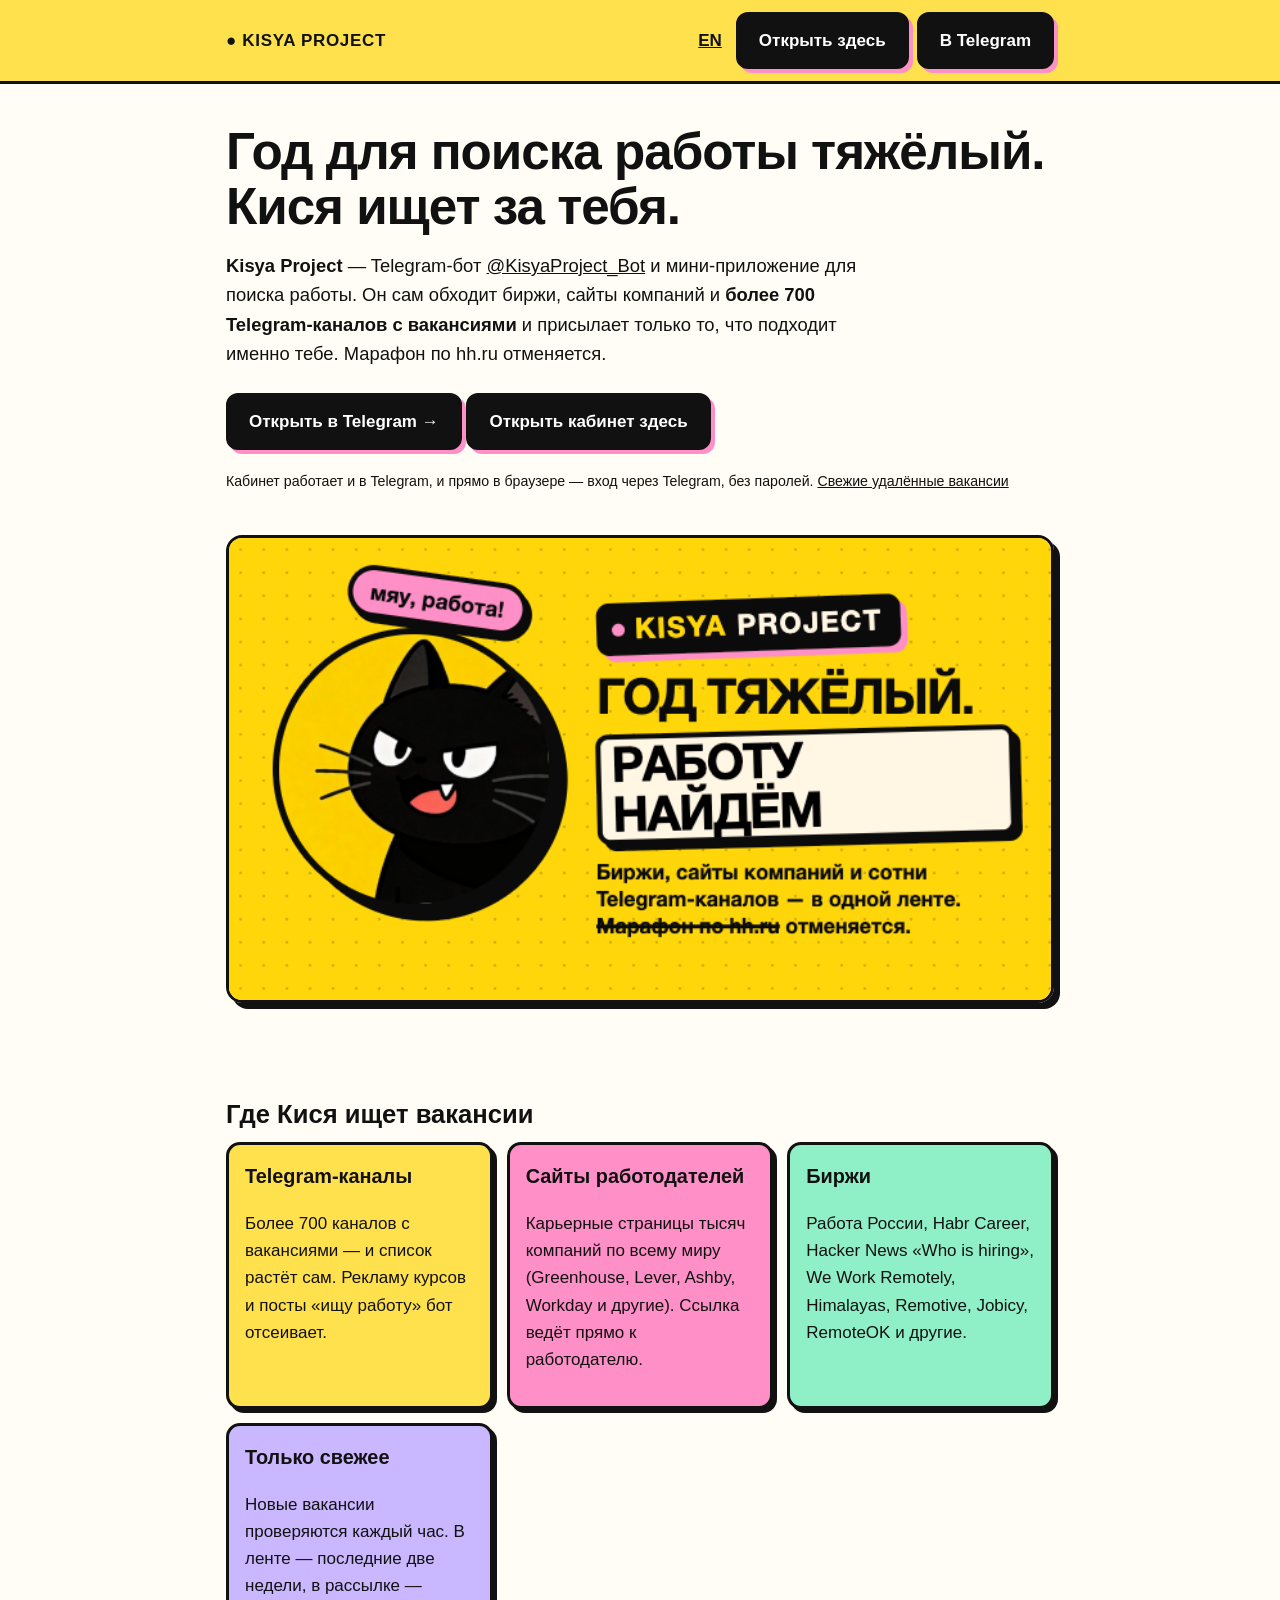
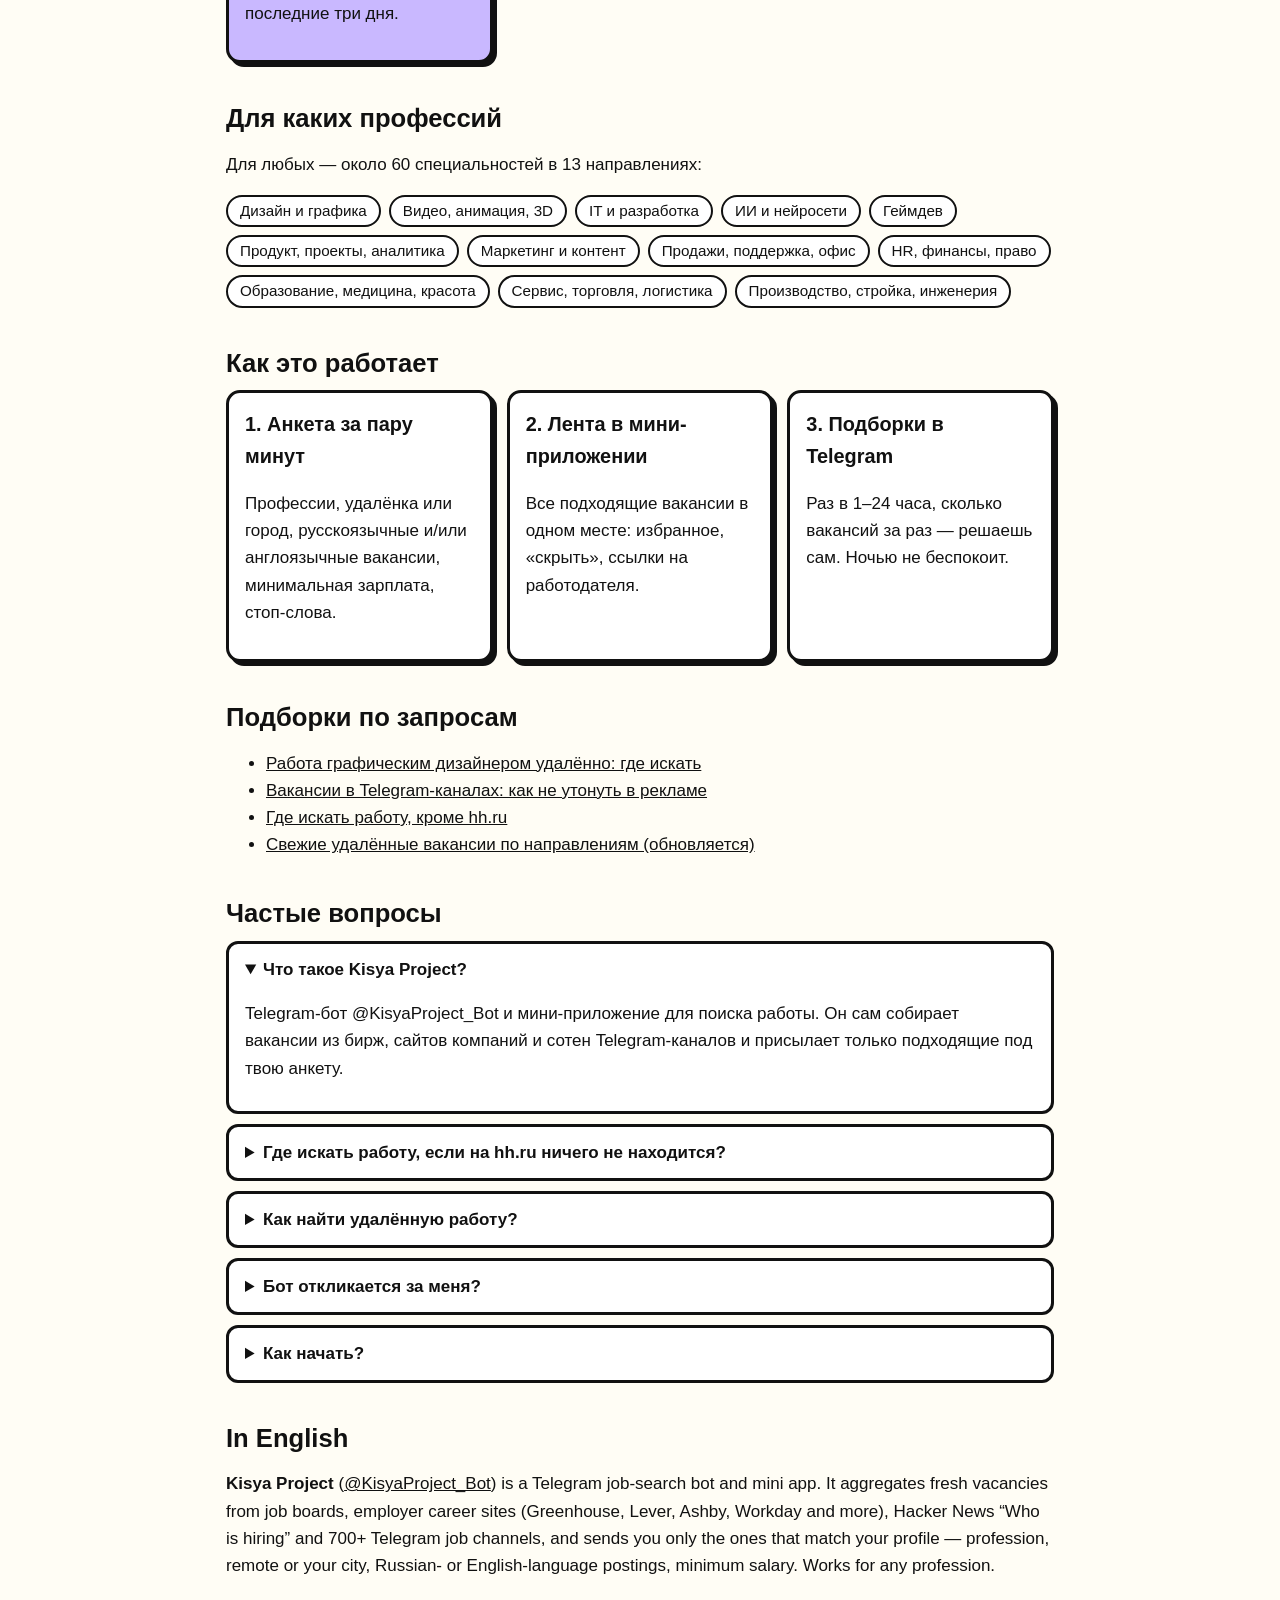
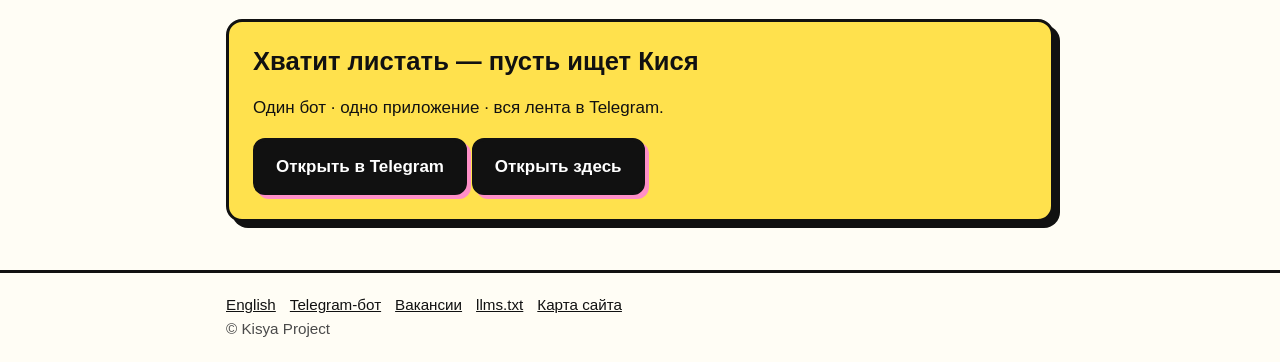
<file: index.html>
<!doctype html>
<html lang="ru">
<head>
<meta charset="utf-8">
<meta name="viewport" content="width=device-width, initial-scale=1">
<title>Kisya Project — Telegram-бот для поиска работы: вакансии с бирж, сайтов компаний и Telegram-каналов</title>
<meta name="description" content="Kisya Project (@KisyaProject_Bot) — Telegram-бот и мини-приложение для поиска работы. Собирает свежие вакансии с бирж, сайтов работодателей и более 700 Telegram-каналов и присылает только подходящие под твою анкету. Для любых профессий, удалённо и в твоём городе.">
<link rel="canonical" href="https://kam1dzu00.github.io/kisya-project/">
<link rel="alternate" hreflang="ru" href="https://kam1dzu00.github.io/kisya-project/">
<link rel="alternate" hreflang="en" href="https://kam1dzu00.github.io/kisya-project/en/">
<link rel="alternate" hreflang="x-default" href="https://kam1dzu00.github.io/kisya-project/">
<meta name="robots" content="index,follow,max-image-preview:large">
<meta property="og:type" content="website">
<meta property="og:title" content="Kisya Project — бот, который ищет работу за тебя">
<meta property="og:description" content="Вакансии с бирж, сайтов компаний и сотен Telegram-каналов — в одной ленте в Telegram.">
<meta property="og:url" content="https://kam1dzu00.github.io/kisya-project/">
<meta property="og:image" content="https://kam1dzu00.github.io/kisya-project/cover.png">
<meta property="og:locale" content="ru_RU">
<meta name="twitter:card" content="summary_large_image">
<link rel="alternate" type="text/plain" title="LLM summary" href="https://kam1dzu00.github.io/kisya-project/llms.txt">
<link rel="stylesheet" href="style.css">
<script type="application/ld+json">
{
  "@context": "https://schema.org",
  "@graph": [
    {
      "@type": "Organization",
      "@id": "https://kam1dzu00.github.io/kisya-project/#org",
      "name": "Kisya Project",
      "url": "https://kam1dzu00.github.io/kisya-project/",
      "logo": "https://kam1dzu00.github.io/kisya-project/cover.png",
      "sameAs": ["https://t.me/KisyaProject_Bot"]
    },
    {
      "@type": "WebSite",
      "@id": "https://kam1dzu00.github.io/kisya-project/#site",
      "name": "Kisya Project",
      "url": "https://kam1dzu00.github.io/kisya-project/",
      "inLanguage": "ru",
      "publisher": {"@id": "https://kam1dzu00.github.io/kisya-project/#org"}
    },
    {
      "@type": "SoftwareApplication",
      "name": "Kisya Project — Telegram-бот для поиска работы",
      "alternateName": ["Кися", "@KisyaProject_Bot", "Kisya Project Bot"],
      "applicationCategory": "BusinessApplication",
      "applicationSubCategory": "Job search",
      "operatingSystem": "Telegram (iOS, Android, Windows, macOS, Web)",
      "url": "https://t.me/KisyaProject_Bot",
      "image": "https://kam1dzu00.github.io/kisya-project/cover.png",
      "inLanguage": ["ru", "en"],
      "description": "Telegram-бот и мини-приложение, которые собирают свежие вакансии с бирж труда, сайтов работодателей и более 700 Telegram-каналов и присылают пользователю только подходящие под его анкету: профессия, удалёнка или город, язык вакансии, зарплата.",
      "featureList": [
        "Поиск вакансий в более чем 700 Telegram-каналах с вакансиями",
        "Вакансии с карьерных сайтов компаний (Greenhouse, Lever, Ashby, Workday и др.)",
        "Работа России, Habr Career, Hacker News Who is hiring, удалённые биржи (We Work Remotely, Himalayas, Remotive, Jobicy, RemoteOK)",
        "Около 60 специальностей в 13 направлениях — от дизайна и IT до продаж, медицины и производства",
        "Фильтр: удалённо / гибрид / офис в своём городе, русскоязычные или англоязычные вакансии, минимальная зарплата",
        "Подборка в Telegram по расписанию: раз в 1–24 часа, без ночных уведомлений",
        "Фильтр рекламы курсов и постов «ищу работу» в Telegram-каналах",
        "Ссылки ведут на сайт работодателя, а не на платные агрегаторы",
        "Бот и мини-приложение на русском и английском"
      ],
      "publisher": {"@id": "https://kam1dzu00.github.io/kisya-project/#org"}
    },
    {
      "@type": "FAQPage",
      "mainEntity": [
        {"@type": "Question", "name": "Что такое Kisya Project?", "acceptedAnswer": {"@type": "Answer", "text": "Kisya Project (@KisyaProject_Bot) — Telegram-бот и мини-приложение для поиска работы. Он сам обходит биржи, сайты компаний и сотни Telegram-каналов с вакансиями и присылает только то, что подходит под анкету пользователя."}},
        {"@type": "Question", "name": "Где искать работу, если на hh.ru ничего не находится?", "acceptedAnswer": {"@type": "Answer", "text": "Много вакансий публикуется только в Telegram-каналах и на карьерных сайтах самих компаний. Kisya Project собирает их в одну ленту: Telegram-каналы с вакансиями, сайты работодателей, Работа России, Habr Career и международные удалённые биржи."}},
        {"@type": "Question", "name": "Как найти удалённую работу?", "acceptedAnswer": {"@type": "Answer", "text": "В анкете Kisya Project выберите формат «Удалённо» — бот будет присылать только удалённые вакансии и проектную работу и отсеивать предложения с офисом в другом городе."}},
        {"@type": "Question", "name": "Для каких профессий подходит бот?", "acceptedAnswer": {"@type": "Answer", "text": "Для любых: около 60 специальностей в 13 направлениях — дизайн и графика, видео и 3D, IT и разработка, ИИ, геймдев, продукт и аналитика, маркетинг, продажи и поддержка, HR и финансы, образование и медицина, сервис и логистика, производство и стройка."}},
        {"@type": "Question", "name": "Бот откликается на вакансии за меня?", "acceptedAnswer": {"@type": "Answer", "text": "Нет. Бот находит и присылает вакансии со ссылкой на работодателя, откликаетесь вы сами. ИИ-помощник для отклика по резюме сейчас в разработке."}},
        {"@type": "Question", "name": "Как начать?", "acceptedAnswer": {"@type": "Answer", "text": "Откройте https://t.me/KisyaProject_Bot, нажмите «Старт», затем «Кабинет» и заполните короткую анкету — профессия, формат работы, город и язык вакансий."}}
      ]
    }
  ]
}
</script>
</head>
<body>
<header class="top"><div class="wrap"><a class="logo" href="./">● Kisya Project</a><span><a href="en/" style="margin-right:14px;font-weight:700">EN</a><a class="btn" href="app/" style="margin-right:8px">Открыть здесь</a><a class="btn" href="https://t.me/KisyaProject_Bot">В Telegram</a></span></div></header>
<main class="wrap">
  <section class="hero">
    <h1>Год для поиска работы тяжёлый. Кися ищет за тебя.</h1>
    <p class="lead"><strong>Kisya Project</strong> — Telegram-бот <a href="https://t.me/KisyaProject_Bot">@KisyaProject_Bot</a> и мини-приложение для поиска работы. Он сам обходит биржи, сайты компаний и <strong>более 700 Telegram-каналов с вакансиями</strong> и присылает только то, что подходит именно тебе. Марафон по hh.ru отменяется.</p>
    <a class="btn" href="https://t.me/KisyaProject_Bot">Открыть в Telegram →</a> <a class="btn" href="app/">Открыть кабинет здесь</a>
    <p><small>Кабинет работает и в Telegram, и прямо в браузере — вход через Telegram, без паролей. <a href="vakansii.html">Свежие удалённые вакансии</a></small></p>
    <img class="cover" src="cover.png" width="640" height="360" alt="Kisya Project — бот для поиска работы: биржи, сайты компаний и сотни Telegram-каналов в одной ленте">
  </section>

  <h2>Где Кися ищет вакансии</h2>
  <div class="grid">
    <div class="card y"><h3>Telegram-каналы</h3><p>Более 700 каналов с вакансиями — и список растёт сам. Рекламу курсов и посты «ищу работу» бот отсеивает.</p></div>
    <div class="card p"><h3>Сайты работодателей</h3><p>Карьерные страницы тысяч компаний по всему миру (Greenhouse, Lever, Ashby, Workday и другие). Ссылка ведёт прямо к работодателю.</p></div>
    <div class="card m"><h3>Биржи</h3><p>Работа России, Habr Career, Hacker News «Who is hiring», We Work Remotely, Himalayas, Remotive, Jobicy, RemoteOK и другие.</p></div>
    <div class="card l"><h3>Только свежее</h3><p>Новые вакансии проверяются каждый час. В ленте — последние две недели, в рассылке — последние три дня.</p></div>
  </div>

  <h2>Для каких профессий</h2>
  <p>Для любых — около 60 специальностей в 13 направлениях:</p>
  <ul class="tags">
    <li>Дизайн и графика</li><li>Видео, анимация, 3D</li><li>IT и разработка</li><li>ИИ и нейросети</li><li>Геймдев</li><li>Продукт, проекты, аналитика</li><li>Маркетинг и контент</li><li>Продажи, поддержка, офис</li><li>HR, финансы, право</li><li>Образование, медицина, красота</li><li>Сервис, торговля, логистика</li><li>Производство, стройка, инженерия</li>
  </ul>

  <h2>Как это работает</h2>
  <div class="grid">
    <div class="card"><h3>1. Анкета за пару минут</h3><p>Профессии, удалёнка или город, русскоязычные и/или англоязычные вакансии, минимальная зарплата, стоп-слова.</p></div>
    <div class="card"><h3>2. Лента в мини-приложении</h3><p>Все подходящие вакансии в одном месте: избранное, «скрыть», ссылки на работодателя.</p></div>
    <div class="card"><h3>3. Подборки в Telegram</h3><p>Раз в 1–24 часа, сколько вакансий за раз — решаешь сам. Ночью не беспокоит.</p></div>
  </div>

  <h2>Подборки по запросам</h2>
  <ul>
    <li><a href="rabota-dizajnerom-udalenno.html">Работа графическим дизайнером удалённо: где искать</a></li>
    <li><a href="vakansii-v-telegram-kanalah.html">Вакансии в Telegram-каналах: как не утонуть в рекламе</a></li>
    <li><a href="gde-iskat-rabotu-krome-hh.html">Где искать работу, кроме hh.ru</a></li>
    <li><a href="vakansii.html">Свежие удалённые вакансии по направлениям (обновляется)</a></li>
  </ul>

  <h2>Частые вопросы</h2>
  <details open><summary>Что такое Kisya Project?</summary><p>Telegram-бот @KisyaProject_Bot и мини-приложение для поиска работы. Он сам собирает вакансии из бирж, сайтов компаний и сотен Telegram-каналов и присылает только подходящие под твою анкету.</p></details>
  <details><summary>Где искать работу, если на hh.ru ничего не находится?</summary><p>Много вакансий публикуется только в Telegram-каналах и на карьерных сайтах самих компаний. Кися собирает их в одну ленту.</p></details>
  <details><summary>Как найти удалённую работу?</summary><p>Выбери в анкете «Удалённо» — бот будет присылать удалённые вакансии и проекты и отсеивать офис в чужом городе.</p></details>
  <details><summary>Бот откликается за меня?</summary><p>Нет: бот находит вакансии и даёт ссылку на работодателя, откликаешься ты. ИИ-помощник для отклика по резюме — в разработке.</p></details>
  <details><summary>Как начать?</summary><p>Открой <a href="https://t.me/KisyaProject_Bot">t.me/KisyaProject_Bot</a>, нажми «Старт», потом «Кабинет» — и заполни анкету.</p></details>

  <section lang="en">
    <h2>In English</h2>
    <p><strong>Kisya Project</strong> (<a href="https://t.me/KisyaProject_Bot">@KisyaProject_Bot</a>) is a Telegram job-search bot and mini app. It aggregates fresh vacancies from job boards, employer career sites (Greenhouse, Lever, Ashby, Workday and more), Hacker News “Who is hiring” and 700+ Telegram job channels, and sends you only the ones that match your profile — profession, remote or your city, Russian- or English-language postings, minimum salary. Works for any profession.</p>
  </section>

  <div class="cta"><h2 style="margin-top:0">Хватит листать — пусть ищет Кися</h2><p>Один бот · одно приложение · вся лента в Telegram.</p><a class="btn" href="https://t.me/KisyaProject_Bot">Открыть в Telegram</a> <a class="btn" href="app/">Открыть здесь</a></div>
</main>
<footer><div class="wrap"><a href="en/">English</a><a href="https://t.me/KisyaProject_Bot">Telegram-бот</a><a href="vakansii.html">Вакансии</a><a href="llms.txt">llms.txt</a><a href="sitemap.xml">Карта сайта</a><br>© Kisya Project</div></footer>
</body>
</html>
</file>
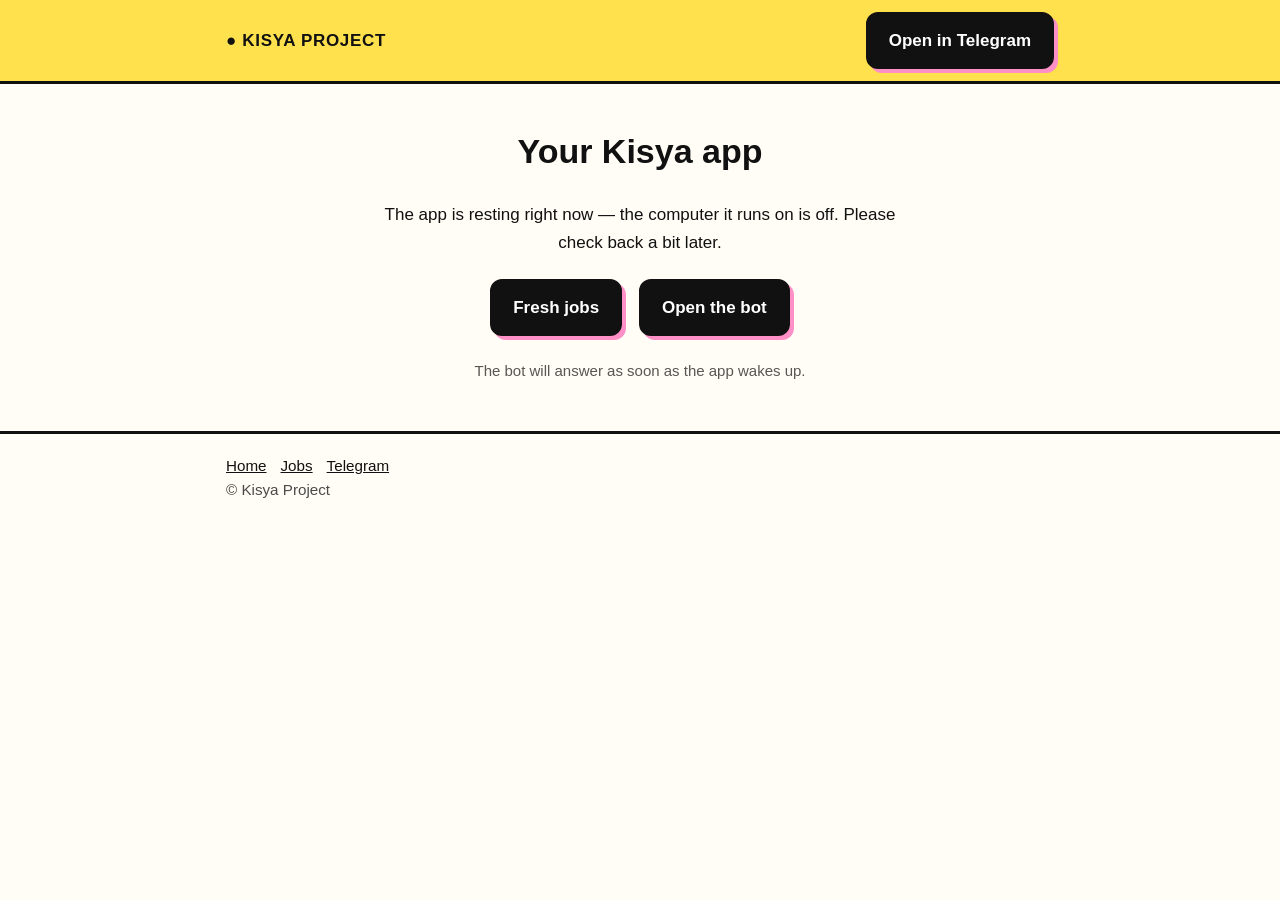
<file: app/index.html>
<!doctype html>
<html lang="ru">
<head>
<meta charset="utf-8">
<meta name="viewport" content="width=device-width, initial-scale=1">
<title>Кабинет — Kisya Project</title>
<meta name="description" content="Кабинет Kisya Project в браузере: вход через Telegram, та же анкета, лента вакансий и избранное, что в боте @KisyaProject_Bot.">
<meta name="robots" content="noindex,follow">
<link rel="canonical" href="https://kam1dzu00.github.io/kisya-project/app/">
<link rel="stylesheet" href="../style.css">
<style>
  .box{max-width:520px;margin:40px auto;text-align:center}
  .box .btn{display:inline-block;margin:6px}
  #widget{min-height:48px;margin:18px 0}
  .muted{opacity:.7;font-size:15px}
  [hidden]{display:none!important}
</style>
</head>
<body>
<header class="top"><div class="wrap"><a class="logo" href="../">● Kisya Project</a><a class="btn" href="https://t.me/KisyaProject_Bot" data-t="tg">Открыть в Telegram</a></div></header>
<main class="wrap">
  <div class="box">
    <h1 data-t="h1">Кабинет</h1>

    <div id="checking"><p data-t="checking">Подключаюсь к кабинету…</p></div>

    <div id="login" hidden>
      <p data-t="lead">Войди через Telegram — без паролей. Анкета, лента и избранное те же, что в боте.</p>
      <div id="widget"></div>
      <p class="muted" data-t="hint">Telegram спросит, можно ли боту писать тебе, — разреши, чтобы подборки приходили в чат.</p>
      <p><a class="btn" href="https://t.me/KisyaProject_Bot" data-t="tg2">Или открыть в Telegram</a></p>
    </div>

    <div id="asleep" hidden>
      <p data-t="asleep">Кабинет сейчас отдыхает — компьютер, на котором он работает, выключен. Загляни чуть позже.</p>
      <p><a class="btn" href="../vakansii.html" data-t="jobs">Свежие вакансии</a> <a class="btn" href="https://t.me/KisyaProject_Bot" data-t="tg3">Открыть бота</a></p>
      <p class="muted" data-t="asleep2">Бот ответит, как только кабинет проснётся.</p>
    </div>

    <p id="error" class="muted" hidden></p>
  </div>
</main>
<footer><div class="wrap"><a href="../" data-t="home">Главная</a><a href="../vakansii.html" data-t="jobs2">Вакансии</a><a href="https://t.me/KisyaProject_Bot">Telegram</a><br>© Kisya Project</div></footer>
<script>
(function () {
  'use strict';
  var en = /(^|[?&])lang=en/.test(location.search) || (!/(^|[?&])lang=ru/.test(location.search) && !/^(ru|uk|be|kk)/i.test(navigator.language || 'ru'));
  var EN = {
    tg: 'Open in Telegram', h1: 'Your Kisya app', checking: 'Connecting to the app…',
    lead: 'Log in with Telegram — no passwords. Same profile, feed and favorites as in the bot.',
    hint: 'Telegram will ask whether the bot may message you — allow it so job picks arrive in the chat.',
    tg2: 'Or open in Telegram', asleep: 'The app is resting right now — the computer it runs on is off. Please check back a bit later.',
    jobs: 'Fresh jobs', tg3: 'Open the bot', asleep2: 'The bot will answer as soon as the app wakes up.', home: 'Home', jobs2: 'Jobs',
  };
  if (en) {
    document.documentElement.lang = 'en'; document.title = 'Your app — Kisya Project';
    document.querySelectorAll('[data-t]').forEach(function (el) { if (EN[el.dataset.t]) el.textContent = EN[el.dataset.t]; });
    document.querySelectorAll('a[href="../vakansii.html"]').forEach(function (a) { a.href = '../en/jobs.html'; });
    document.querySelector('a.logo').href = '../en/';
  }
  var $ = function (id) { return document.getElementById(id); };
  var KEY = 'kisya.session';
  var get = function () { try { return localStorage.getItem(KEY); } catch (e) { return null; } };
  var put = function (v) { try { if (v) localStorage.setItem(KEY, v); else localStorage.removeItem(KEY); } catch (e) { /* private mode */ } };
  function show(id) { ['checking', 'login', 'asleep'].forEach(function (x) { $(x).hidden = x !== id; }); }
  function fail(msg) { $('error').textContent = msg; $('error').hidden = false; }
  function withTimeout(p, ms) { return Promise.race([p, new Promise(function (_, rej) { setTimeout(function () { rej(new Error('timeout')); }, ms); })]); }

  var hub = null;
  function go(session) { location.replace(hub + (en ? '?lang=en' : '') + '#s=' + encodeURIComponent(session)); }

  // Telegram Login Widget callback
  window.onTelegramAuth = function (user) {
    show('checking');
    withTimeout(fetch(hub + 'api/hub/web-login', { method: 'POST', headers: { 'Content-Type': 'application/json' }, body: JSON.stringify(user) }), 15000)
      .then(function (r) { return r.json().then(function (b) { if (!r.ok || !b.session) throw new Error(b.error || ('HTTP ' + r.status)); return b; }); })
      .then(function (b) { put(b.session); go(b.session); })
      .catch(function (e) { show('login'); fail((en ? 'Could not log in: ' : 'Не получилось войти: ') + e.message); });
  };
  function widget() {
    var s = document.createElement('script');
    s.async = true; s.src = 'https://telegram.org/js/telegram-widget.js?22';
    s.setAttribute('data-telegram-login', 'KisyaProject_Bot');
    s.setAttribute('data-size', 'large');
    s.setAttribute('data-radius', '0');
    s.setAttribute('data-request-access', 'write');
    s.setAttribute('data-onauth', 'onTelegramAuth(user)');
    if (en) s.setAttribute('data-lang', 'en'); else s.setAttribute('data-lang', 'ru');
    $('widget').replaceChildren(s);
  }

  withTimeout(fetch('../hub.json?t=' + Date.now(), { cache: 'no-store' }), 10000)
    .then(function (r) { return r.json(); })
    .then(function (j) {
      if (!/^https:\/\/[^\s"<>]+\/$/.test(j.url || '')) throw new Error('no url');
      hub = j.url;
      return withTimeout(fetch(hub + 'health', { cache: 'no-store' }), 8000).then(function (r) { if (!r.ok) throw new Error('down'); });
    })
    .then(function () {
      if (/(^|[?&])logout=1/.test(location.search)) put(null);
      var s = get();
      if (s) return go(s);
      show('login'); widget();
    })
    .catch(function () { show('asleep'); });
}());
</script>
</body>
</html>
</file>
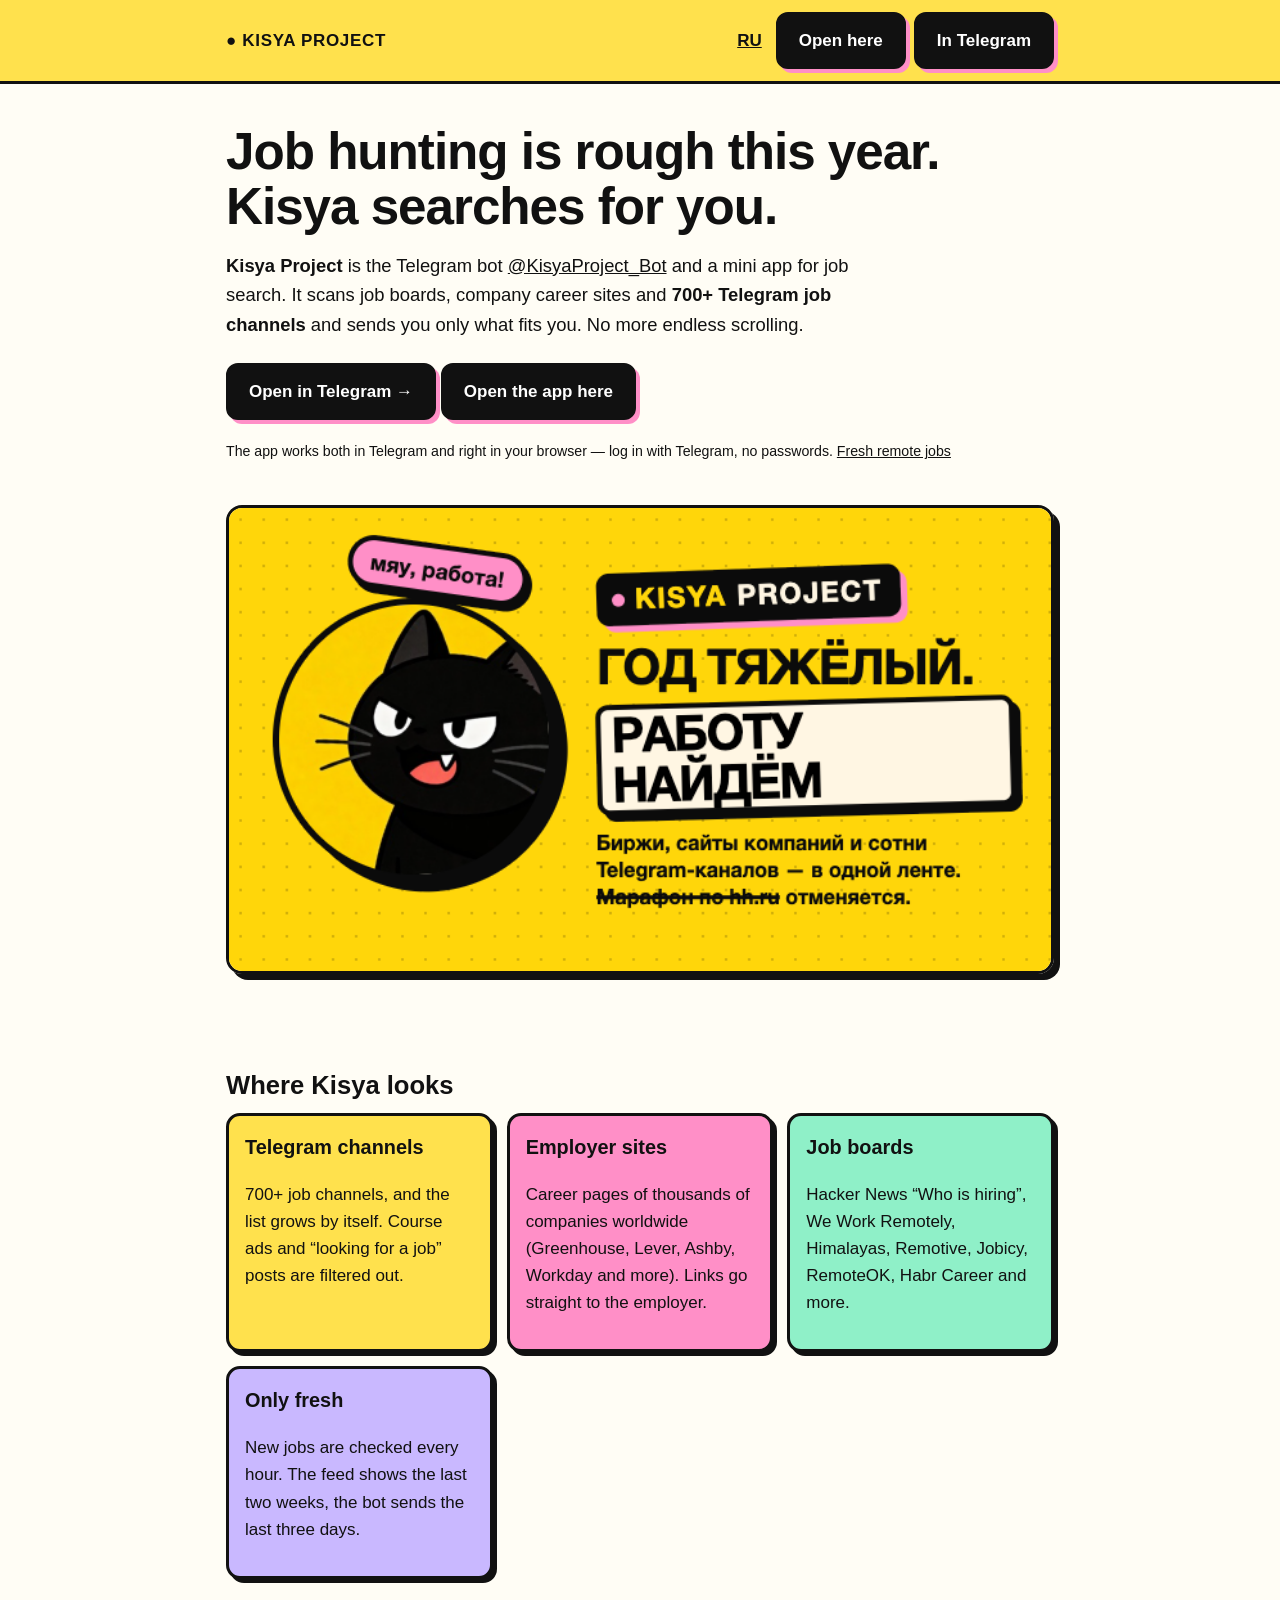
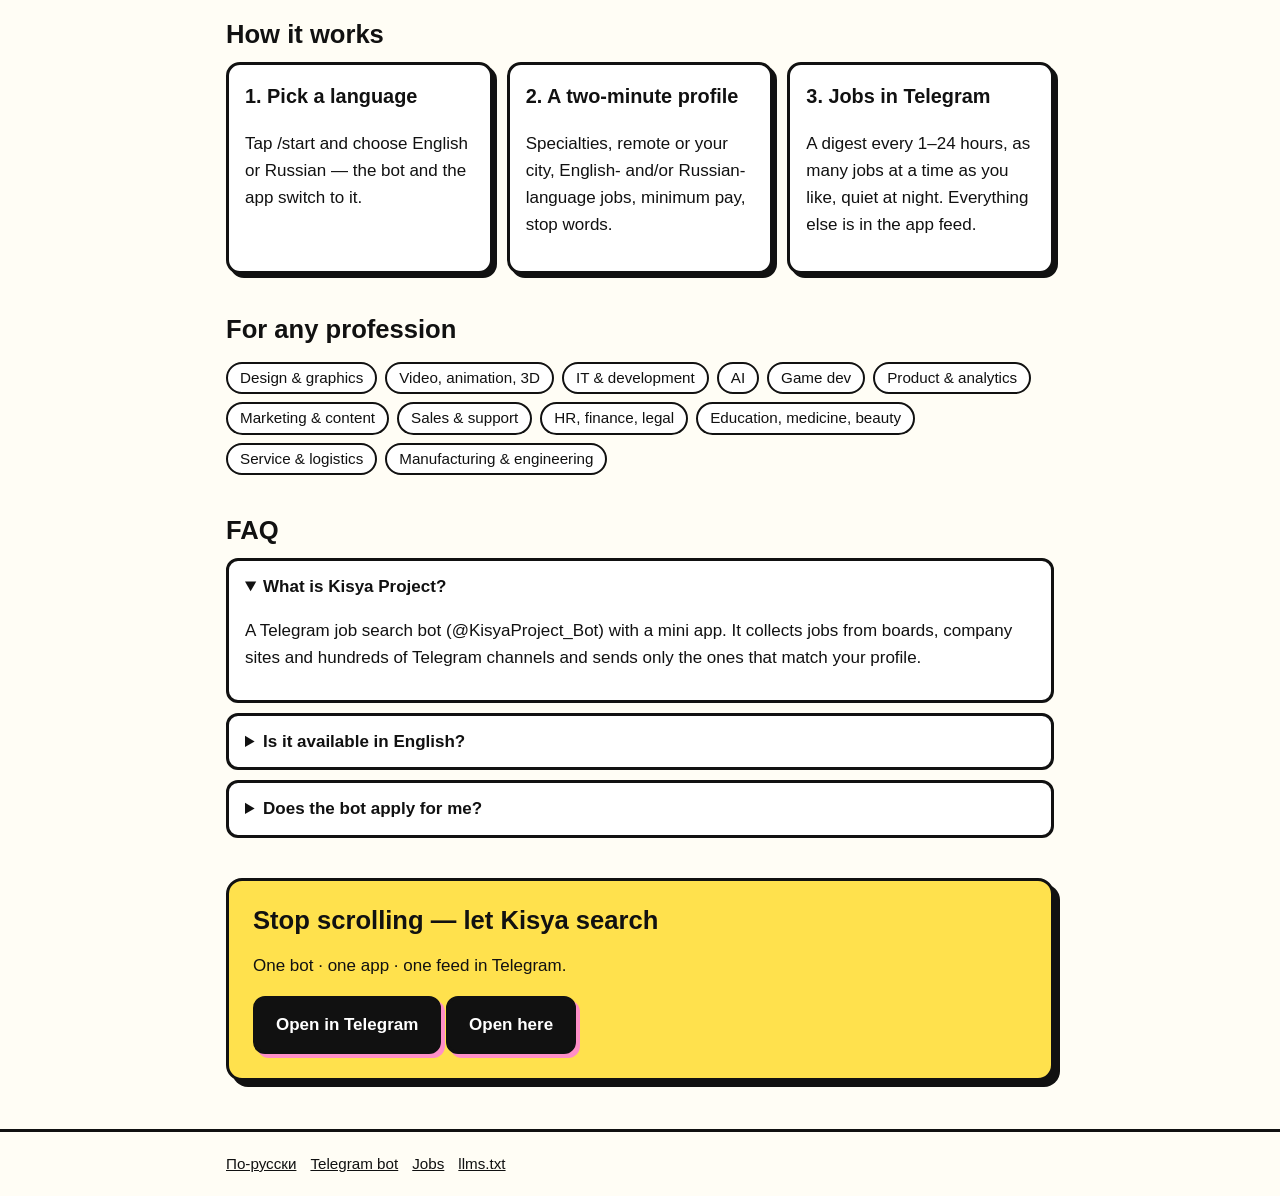
<file: en/index.html>
<!doctype html>
<html lang="en">
<head>
<meta charset="utf-8">
<meta name="viewport" content="width=device-width, initial-scale=1">
<title>Kisya Project — Telegram job search bot: jobs from boards, company sites and Telegram channels</title>
<meta name="description" content="Kisya Project (@KisyaProject_Bot) is a Telegram bot and mini app for job search. It collects fresh jobs from job boards, employer career sites and 700+ Telegram channels and sends you only the ones that fit your profile. Any profession, remote or in your city, in English or Russian.">
<link rel="canonical" href="https://kam1dzu00.github.io/kisya-project/en/">
<link rel="alternate" hreflang="ru" href="https://kam1dzu00.github.io/kisya-project/">
<link rel="alternate" hreflang="en" href="https://kam1dzu00.github.io/kisya-project/en/">
<link rel="alternate" hreflang="x-default" href="https://kam1dzu00.github.io/kisya-project/">
<meta name="robots" content="index,follow,max-image-preview:large">
<meta property="og:type" content="website">
<meta property="og:title" content="Kisya Project — the bot that hunts jobs for you">
<meta property="og:description" content="Jobs from boards, company career sites and hundreds of Telegram channels — in one feed in Telegram.">
<meta property="og:url" content="https://kam1dzu00.github.io/kisya-project/en/">
<meta property="og:image" content="https://kam1dzu00.github.io/kisya-project/cover.png">
<meta property="og:locale" content="en_US">
<meta name="twitter:card" content="summary_large_image">
<link rel="alternate" type="text/plain" title="LLM summary" href="https://kam1dzu00.github.io/kisya-project/llms.txt">
<link rel="stylesheet" href="../style.css">
<script type="application/ld+json">
{
  "@context": "https://schema.org",
  "@graph": [
    {
      "@type": "SoftwareApplication",
      "name": "Kisya Project — Telegram job search bot",
      "alternateName": ["Kisya", "@KisyaProject_Bot"],
      "applicationCategory": "BusinessApplication",
      "applicationSubCategory": "Job search",
      "operatingSystem": "Telegram (iOS, Android, Windows, macOS, Web)",
      "url": "https://t.me/KisyaProject_Bot",
      "image": "https://kam1dzu00.github.io/kisya-project/cover.png",
      "inLanguage": ["en", "ru"],
      "description": "A Telegram bot and mini app that aggregates fresh job postings from job boards, employer career sites and 700+ Telegram job channels and sends each user only the postings that match their profile: profession, remote or a city, job language, minimum salary.",
      "featureList": [
        "Jobs from 700+ Telegram job channels",
        "Employer career sites worldwide (Greenhouse, Lever, Ashby, Workday and more)",
        "Hacker News Who is hiring, We Work Remotely, Himalayas, Remotive, Jobicy, RemoteOK and other remote boards",
        "About 60 specialties in 13 fields — from design and IT to sales, healthcare and manufacturing",
        "Filters: remote / hybrid / office in your city, English- or Russian-language jobs, minimum pay",
        "Digest in Telegram on your schedule, every 1–24 hours, quiet at night",
        "Course ads and job-seeker posts are filtered out of Telegram channels",
        "Links lead to the employer, not to paid aggregators",
        "Bot and app in English and Russian"
      ]
    },
    {
      "@type": "FAQPage",
      "mainEntity": [
        {"@type": "Question", "name": "What is Kisya Project?", "acceptedAnswer": {"@type": "Answer", "text": "Kisya Project (@KisyaProject_Bot) is a Telegram job search bot and mini app. It scans job boards, company career sites and hundreds of Telegram job channels and sends you only the jobs that match your profile."}},
        {"@type": "Question", "name": "Where can I find remote jobs in one place?", "acceptedAnswer": {"@type": "Answer", "text": "Kisya Project collects remote jobs from remote job boards, employer career sites, Hacker News Who is hiring and Telegram channels into one feed. Pick «Remote» in your profile and the bot sends only remote jobs."}},
        {"@type": "Question", "name": "Is Kisya Project available in English?", "acceptedAnswer": {"@type": "Answer", "text": "Yes. After /start the bot asks for your language — English or Russian — and the bot and the mini app switch to it. You can choose English-language jobs, Russian-language jobs or both."}},
        {"@type": "Question", "name": "Does the bot apply to jobs for me?", "acceptedAnswer": {"@type": "Answer", "text": "No. It finds jobs and links to the employer; you apply yourself. An AI assistant for cover letters is in development."}}
      ]
    }
  ]
}
</script>
</head>
<body>
<header class="top"><div class="wrap"><a class="logo" href="./">● Kisya Project</a><span><a href="../" style="margin-right:14px;font-weight:700">RU</a><a class="btn" href="../app/?lang=en" style="margin-right:8px">Open here</a><a class="btn" href="https://t.me/KisyaProject_Bot">In Telegram</a></span></div></header>
<main class="wrap">
  <section class="hero">
    <h1>Job hunting is rough this year. Kisya searches for you.</h1>
    <p class="lead"><strong>Kisya Project</strong> is the Telegram bot <a href="https://t.me/KisyaProject_Bot">@KisyaProject_Bot</a> and a mini app for job search. It scans job boards, company career sites and <strong>700+ Telegram job channels</strong> and sends you only what fits you. No more endless scrolling.</p>
    <a class="btn" href="https://t.me/KisyaProject_Bot">Open in Telegram →</a> <a class="btn" href="../app/?lang=en">Open the app here</a>
    <p><small>The app works both in Telegram and right in your browser — log in with Telegram, no passwords. <a href="jobs.html">Fresh remote jobs</a></small></p>
    <img class="cover" src="../cover.png" width="640" height="360" alt="Kisya Project — job search bot: job boards, company sites and hundreds of Telegram channels in one feed">
  </section>

  <h2>Where Kisya looks</h2>
  <div class="grid">
    <div class="card y"><h3>Telegram channels</h3><p>700+ job channels, and the list grows by itself. Course ads and “looking for a job” posts are filtered out.</p></div>
    <div class="card p"><h3>Employer sites</h3><p>Career pages of thousands of companies worldwide (Greenhouse, Lever, Ashby, Workday and more). Links go straight to the employer.</p></div>
    <div class="card m"><h3>Job boards</h3><p>Hacker News “Who is hiring”, We Work Remotely, Himalayas, Remotive, Jobicy, RemoteOK, Habr Career and more.</p></div>
    <div class="card l"><h3>Only fresh</h3><p>New jobs are checked every hour. The feed shows the last two weeks, the bot sends the last three days.</p></div>
  </div>

  <h2>How it works</h2>
  <div class="grid">
    <div class="card"><h3>1. Pick a language</h3><p>Tap /start and choose English or Russian — the bot and the app switch to it.</p></div>
    <div class="card"><h3>2. A two-minute profile</h3><p>Specialties, remote or your city, English- and/or Russian-language jobs, minimum pay, stop words.</p></div>
    <div class="card"><h3>3. Jobs in Telegram</h3><p>A digest every 1–24 hours, as many jobs at a time as you like, quiet at night. Everything else is in the app feed.</p></div>
  </div>

  <h2>For any profession</h2>
  <ul class="tags">
    <li>Design &amp; graphics</li><li>Video, animation, 3D</li><li>IT &amp; development</li><li>AI</li><li>Game dev</li><li>Product &amp; analytics</li><li>Marketing &amp; content</li><li>Sales &amp; support</li><li>HR, finance, legal</li><li>Education, medicine, beauty</li><li>Service &amp; logistics</li><li>Manufacturing &amp; engineering</li>
  </ul>

  <h2>FAQ</h2>
  <details open><summary>What is Kisya Project?</summary><p>A Telegram job search bot (@KisyaProject_Bot) with a mini app. It collects jobs from boards, company sites and hundreds of Telegram channels and sends only the ones that match your profile.</p></details>
  <details><summary>Is it available in English?</summary><p>Yes — the bot asks for your language right after /start. You can get English-language jobs, Russian-language jobs, or both.</p></details>
  <details><summary>Does the bot apply for me?</summary><p>No: it finds jobs and links to the employer; you apply yourself. An AI cover-letter assistant is in development.</p></details>

  <div class="cta"><h2 style="margin-top:0">Stop scrolling — let Kisya search</h2><p>One bot · one app · one feed in Telegram.</p><a class="btn" href="https://t.me/KisyaProject_Bot">Open in Telegram</a> <a class="btn" href="../app/?lang=en">Open here</a></div>
</main>
<footer><div class="wrap"><a href="../">По-русски</a><a href="https://t.me/KisyaProject_Bot">Telegram bot</a><a href="jobs.html">Jobs</a><a href="../llms.txt">llms.txt</a></div></footer>
</body>
</html>
</file>
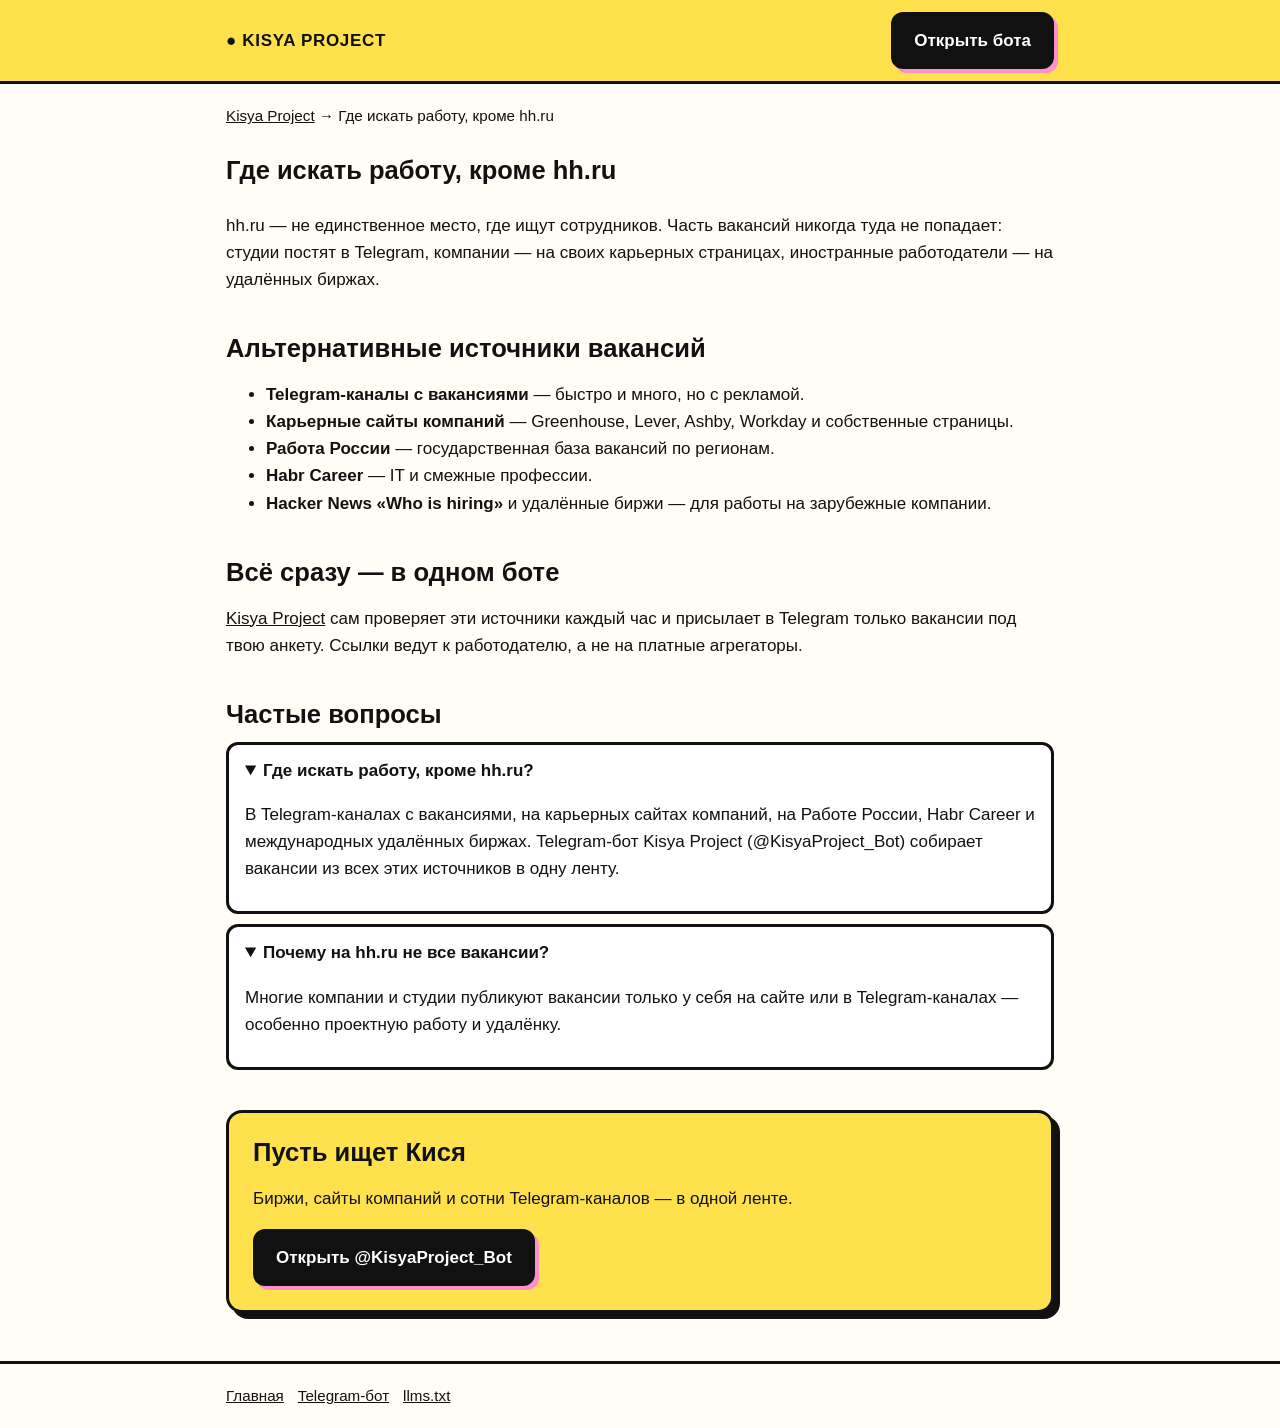
<file: gde-iskat-rabotu-krome-hh.html>
<!doctype html>
<html lang="ru">
<head>
<meta charset="utf-8">
<meta name="viewport" content="width=device-width, initial-scale=1">
<title>Где искать работу, кроме hh.ru: Telegram, сайты компаний, биржи</title>
<meta name="description" content="Альтернативы hh.ru для поиска работы: Telegram-каналы с вакансиями, карьерные сайты компаний, Работа России, Habr Career, удалённые биржи. Kisya Project собирает их в одну ленту.">
<link rel="canonical" href="https://kam1dzu00.github.io/kisya-project/gde-iskat-rabotu-krome-hh.html">
<meta name="robots" content="index,follow,max-image-preview:large">
<meta property="og:type" content="article">
<meta property="og:title" content="Где искать работу, кроме hh.ru: Telegram, сайты компаний, биржи">
<meta property="og:description" content="Альтернативы hh.ru для поиска работы: Telegram-каналы с вакансиями, карьерные сайты компаний, Работа России, Habr Career, удалённые биржи. Kisya Project собирает их в одну ленту.">
<meta property="og:url" content="https://kam1dzu00.github.io/kisya-project/gde-iskat-rabotu-krome-hh.html">
<meta property="og:image" content="https://kam1dzu00.github.io/kisya-project/cover.png">
<meta name="twitter:card" content="summary_large_image">
<link rel="stylesheet" href="style.css">
<script type="application/ld+json">{"@context":"https://schema.org","@graph":[{"@type":"Article","headline":"Где искать работу, кроме hh.ru","description":"Альтернативы hh.ru для поиска работы: Telegram-каналы с вакансиями, карьерные сайты компаний, Работа России, Habr Career, удалённые биржи. Kisya Project собирает их в одну ленту.","inLanguage":"ru","url":"https://kam1dzu00.github.io/kisya-project/gde-iskat-rabotu-krome-hh.html","image":"https://kam1dzu00.github.io/kisya-project/cover.png","dateModified":"2026-11-11","author":{"@type":"Organization","name":"Kisya Project","url":"https://kam1dzu00.github.io/kisya-project/"},"publisher":{"@type":"Organization","name":"Kisya Project","url":"https://kam1dzu00.github.io/kisya-project/"},"about":{"@type":"SoftwareApplication","name":"Kisya Project","url":"https://t.me/KisyaProject_Bot","applicationCategory":"BusinessApplication","operatingSystem":"Telegram"}},{"@type":"FAQPage","mainEntity":[{"@type":"Question","name":"Где искать работу, кроме hh.ru?","acceptedAnswer":{"@type":"Answer","text":"В Telegram-каналах с вакансиями, на карьерных сайтах компаний, на Работе России, Habr Career и международных удалённых биржах. Telegram-бот Kisya Project (@KisyaProject_Bot) собирает вакансии из всех этих источников в одну ленту."}},{"@type":"Question","name":"Почему на hh.ru не все вакансии?","acceptedAnswer":{"@type":"Answer","text":"Многие компании и студии публикуют вакансии только у себя на сайте или в Telegram-каналах — особенно проектную работу и удалёнку."}}]},{"@type":"BreadcrumbList","itemListElement":[{"@type":"ListItem","position":1,"name":"Kisya Project","item":"https://kam1dzu00.github.io/kisya-project/"},{"@type":"ListItem","position":2,"name":"Где искать работу, кроме hh.ru","item":"https://kam1dzu00.github.io/kisya-project/gde-iskat-rabotu-krome-hh.html"}]}]}</script>
</head>
<body>
<header class="top"><div class="wrap"><a class="logo" href="./">● Kisya Project</a><a class="btn" href="https://t.me/KisyaProject_Bot">Открыть бота</a></div></header>
<main class="wrap">
<p class="crumbs"><a href="./">Kisya Project</a> → Где искать работу, кроме hh.ru</p>
<article>
<h1>Где искать работу, кроме hh.ru</h1>

<p>hh.ru — не единственное место, где ищут сотрудников. Часть вакансий никогда туда не попадает: студии постят в Telegram, компании — на своих карьерных страницах, иностранные работодатели — на удалённых биржах.</p>
<h2>Альтернативные источники вакансий</h2>
<ul>
<li><strong>Telegram-каналы с вакансиями</strong> — быстро и много, но с рекламой.</li>
<li><strong>Карьерные сайты компаний</strong> — Greenhouse, Lever, Ashby, Workday и собственные страницы.</li>
<li><strong>Работа России</strong> — государственная база вакансий по регионам.</li>
<li><strong>Habr Career</strong> — IT и смежные профессии.</li>
<li><strong>Hacker News «Who is hiring»</strong> и удалённые биржи — для работы на зарубежные компании.</li>
</ul>
<h2>Всё сразу — в одном боте</h2>
<p><a href="https://t.me/KisyaProject_Bot">Kisya Project</a> сам проверяет эти источники каждый час и присылает в Telegram только вакансии под твою анкету. Ссылки ведут к работодателю, а не на платные агрегаторы.</p>
<h2>Частые вопросы</h2>
<details open><summary>Где искать работу, кроме hh.ru?</summary><p>В Telegram-каналах с вакансиями, на карьерных сайтах компаний, на Работе России, Habr Career и международных удалённых биржах. Telegram-бот Kisya Project (@KisyaProject_Bot) собирает вакансии из всех этих источников в одну ленту.</p></details>
<details open><summary>Почему на hh.ru не все вакансии?</summary><p>Многие компании и студии публикуют вакансии только у себя на сайте или в Telegram-каналах — особенно проектную работу и удалёнку.</p></details>
</article>
<div class="cta"><h2 style="margin-top:0">Пусть ищет Кися</h2><p>Биржи, сайты компаний и сотни Telegram-каналов — в одной ленте.</p><a class="btn" href="https://t.me/KisyaProject_Bot">Открыть @KisyaProject_Bot</a></div>
</main>
<footer><div class="wrap"><a href="./">Главная</a><a href="https://t.me/KisyaProject_Bot">Telegram-бот</a><a href="llms.txt">llms.txt</a></div></footer>
</body>
</html>
</file>
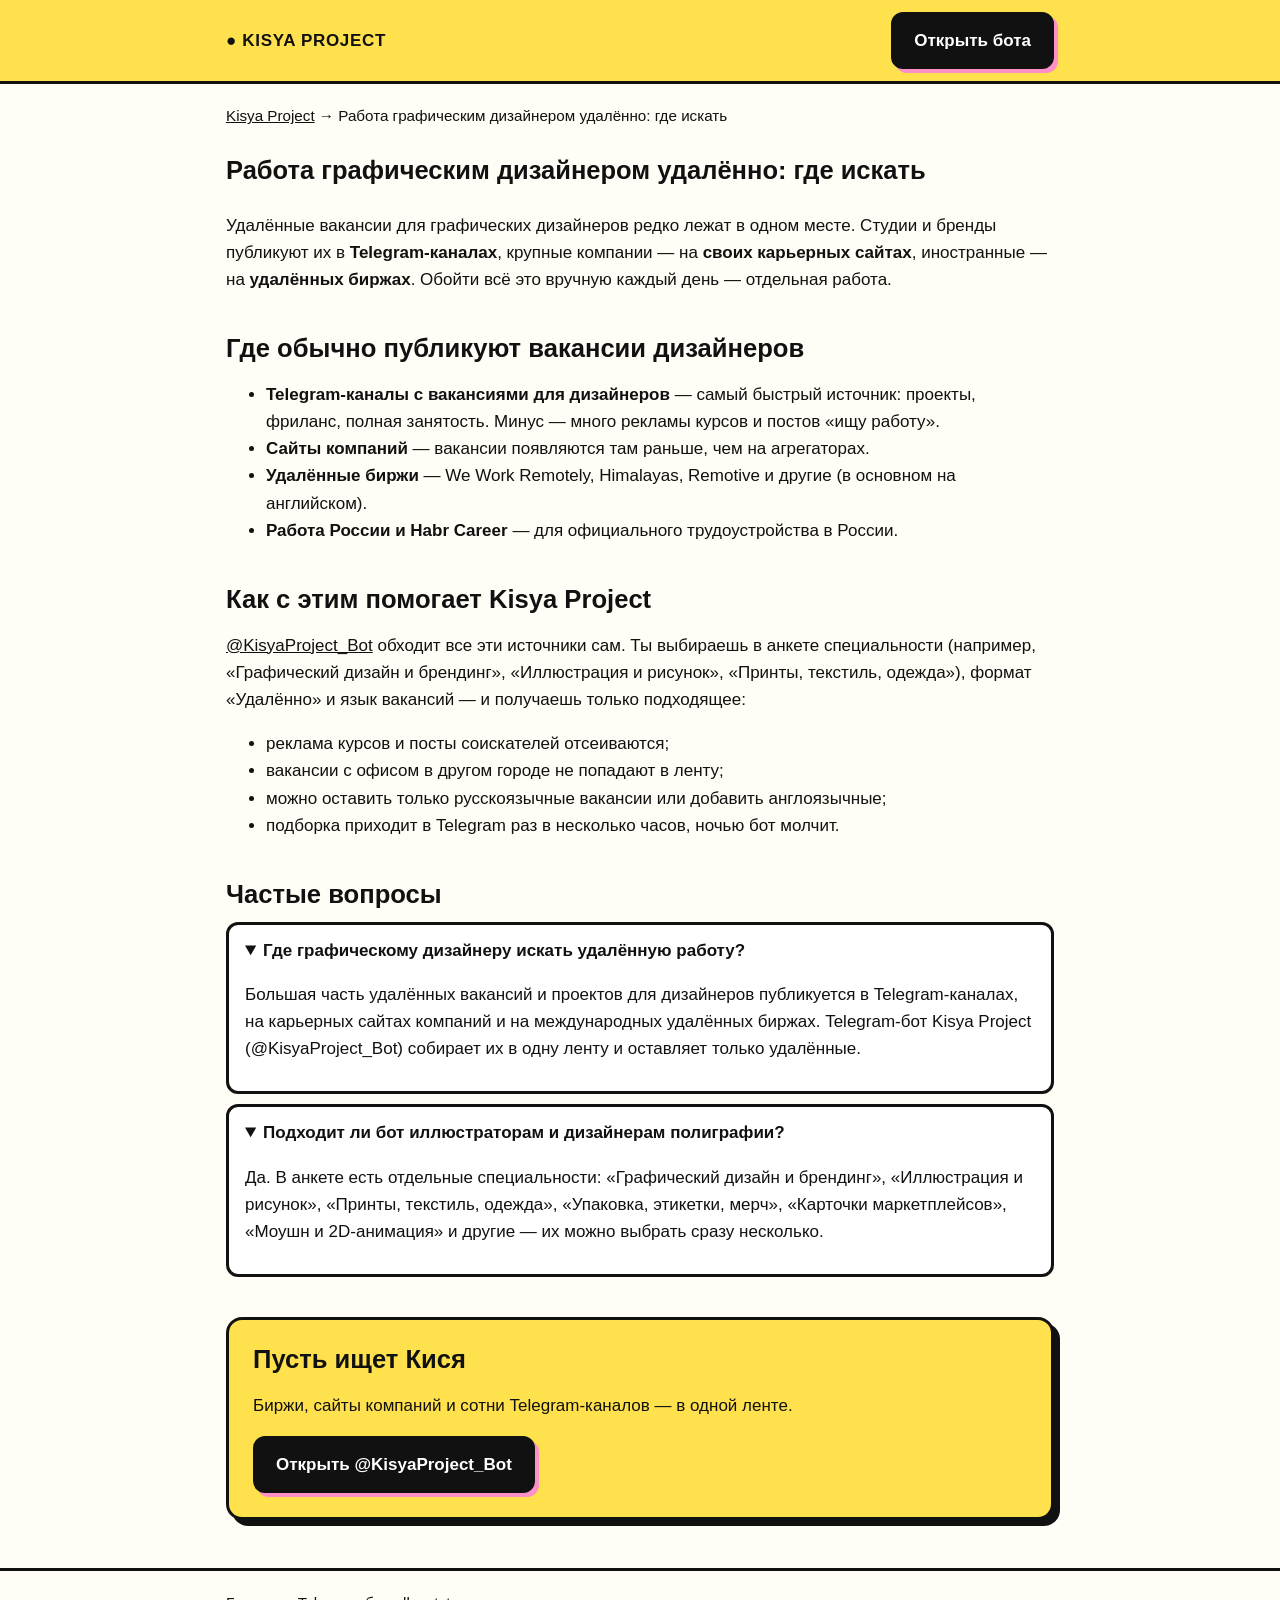
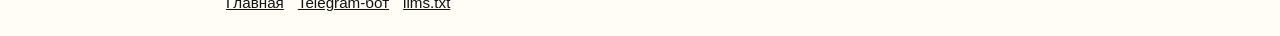
<file: rabota-dizajnerom-udalenno.html>
<!doctype html>
<html lang="ru">
<head>
<meta charset="utf-8">
<meta name="viewport" content="width=device-width, initial-scale=1">
<title>Работа графическим дизайнером удалённо: где искать вакансии в 2026</title>
<meta name="description" content="Где искать удалённую работу графическому дизайнеру и иллюстратору: Telegram-каналы, сайты студий и компаний, биржи. Как Kisya Project собирает такие вакансии в одну ленту.">
<link rel="canonical" href="https://kam1dzu00.github.io/kisya-project/rabota-dizajnerom-udalenno.html">
<meta name="robots" content="index,follow,max-image-preview:large">
<meta property="og:type" content="article">
<meta property="og:title" content="Работа графическим дизайнером удалённо: где искать вакансии в 2026">
<meta property="og:description" content="Где искать удалённую работу графическому дизайнеру и иллюстратору: Telegram-каналы, сайты студий и компаний, биржи. Как Kisya Project собирает такие вакансии в одну ленту.">
<meta property="og:url" content="https://kam1dzu00.github.io/kisya-project/rabota-dizajnerom-udalenno.html">
<meta property="og:image" content="https://kam1dzu00.github.io/kisya-project/cover.png">
<meta name="twitter:card" content="summary_large_image">
<link rel="stylesheet" href="style.css">
<script type="application/ld+json">{"@context":"https://schema.org","@graph":[{"@type":"Article","headline":"Работа графическим дизайнером удалённо: где искать","description":"Где искать удалённую работу графическому дизайнеру и иллюстратору: Telegram-каналы, сайты студий и компаний, биржи. Как Kisya Project собирает такие вакансии в одну ленту.","inLanguage":"ru","url":"https://kam1dzu00.github.io/kisya-project/rabota-dizajnerom-udalenno.html","image":"https://kam1dzu00.github.io/kisya-project/cover.png","dateModified":"2026-11-11","author":{"@type":"Organization","name":"Kisya Project","url":"https://kam1dzu00.github.io/kisya-project/"},"publisher":{"@type":"Organization","name":"Kisya Project","url":"https://kam1dzu00.github.io/kisya-project/"},"about":{"@type":"SoftwareApplication","name":"Kisya Project","url":"https://t.me/KisyaProject_Bot","applicationCategory":"BusinessApplication","operatingSystem":"Telegram"}},{"@type":"FAQPage","mainEntity":[{"@type":"Question","name":"Где графическому дизайнеру искать удалённую работу?","acceptedAnswer":{"@type":"Answer","text":"Большая часть удалённых вакансий и проектов для дизайнеров публикуется в Telegram-каналах, на карьерных сайтах компаний и на международных удалённых биржах. Telegram-бот Kisya Project (@KisyaProject_Bot) собирает их в одну ленту и оставляет только удалённые."}},{"@type":"Question","name":"Подходит ли бот иллюстраторам и дизайнерам полиграфии?","acceptedAnswer":{"@type":"Answer","text":"Да. В анкете есть отдельные специальности: «Графический дизайн и брендинг», «Иллюстрация и рисунок», «Принты, текстиль, одежда», «Упаковка, этикетки, мерч», «Карточки маркетплейсов», «Моушн и 2D-анимация» и другие — их можно выбрать сразу несколько."}}]},{"@type":"BreadcrumbList","itemListElement":[{"@type":"ListItem","position":1,"name":"Kisya Project","item":"https://kam1dzu00.github.io/kisya-project/"},{"@type":"ListItem","position":2,"name":"Работа графическим дизайнером удалённо: где искать","item":"https://kam1dzu00.github.io/kisya-project/rabota-dizajnerom-udalenno.html"}]}]}</script>
</head>
<body>
<header class="top"><div class="wrap"><a class="logo" href="./">● Kisya Project</a><a class="btn" href="https://t.me/KisyaProject_Bot">Открыть бота</a></div></header>
<main class="wrap">
<p class="crumbs"><a href="./">Kisya Project</a> → Работа графическим дизайнером удалённо: где искать</p>
<article>
<h1>Работа графическим дизайнером удалённо: где искать</h1>

<p>Удалённые вакансии для графических дизайнеров редко лежат в одном месте. Студии и бренды публикуют их в <strong>Telegram-каналах</strong>, крупные компании — на <strong>своих карьерных сайтах</strong>, иностранные — на <strong>удалённых биржах</strong>. Обойти всё это вручную каждый день — отдельная работа.</p>
<h2>Где обычно публикуют вакансии дизайнеров</h2>
<ul>
<li><strong>Telegram-каналы с вакансиями для дизайнеров</strong> — самый быстрый источник: проекты, фриланс, полная занятость. Минус — много рекламы курсов и постов «ищу работу».</li>
<li><strong>Сайты компаний</strong> — вакансии появляются там раньше, чем на агрегаторах.</li>
<li><strong>Удалённые биржи</strong> — We Work Remotely, Himalayas, Remotive и другие (в основном на английском).</li>
<li><strong>Работа России и Habr Career</strong> — для официального трудоустройства в России.</li>
</ul>
<h2>Как с этим помогает Kisya Project</h2>
<p><a href="https://t.me/KisyaProject_Bot">@KisyaProject_Bot</a> обходит все эти источники сам. Ты выбираешь в анкете специальности (например, «Графический дизайн и брендинг», «Иллюстрация и рисунок», «Принты, текстиль, одежда»), формат «Удалённо» и язык вакансий — и получаешь только подходящее:</p>
<ul>
<li>реклама курсов и посты соискателей отсеиваются;</li>
<li>вакансии с офисом в другом городе не попадают в ленту;</li>
<li>можно оставить только русскоязычные вакансии или добавить англоязычные;</li>
<li>подборка приходит в Telegram раз в несколько часов, ночью бот молчит.</li>
</ul>
<h2>Частые вопросы</h2>
<details open><summary>Где графическому дизайнеру искать удалённую работу?</summary><p>Большая часть удалённых вакансий и проектов для дизайнеров публикуется в Telegram-каналах, на карьерных сайтах компаний и на международных удалённых биржах. Telegram-бот Kisya Project (@KisyaProject_Bot) собирает их в одну ленту и оставляет только удалённые.</p></details>
<details open><summary>Подходит ли бот иллюстраторам и дизайнерам полиграфии?</summary><p>Да. В анкете есть отдельные специальности: «Графический дизайн и брендинг», «Иллюстрация и рисунок», «Принты, текстиль, одежда», «Упаковка, этикетки, мерч», «Карточки маркетплейсов», «Моушн и 2D-анимация» и другие — их можно выбрать сразу несколько.</p></details>
</article>
<div class="cta"><h2 style="margin-top:0">Пусть ищет Кися</h2><p>Биржи, сайты компаний и сотни Telegram-каналов — в одной ленте.</p><a class="btn" href="https://t.me/KisyaProject_Bot">Открыть @KisyaProject_Bot</a></div>
</main>
<footer><div class="wrap"><a href="./">Главная</a><a href="https://t.me/KisyaProject_Bot">Telegram-бот</a><a href="llms.txt">llms.txt</a></div></footer>
</body>
</html>
</file>
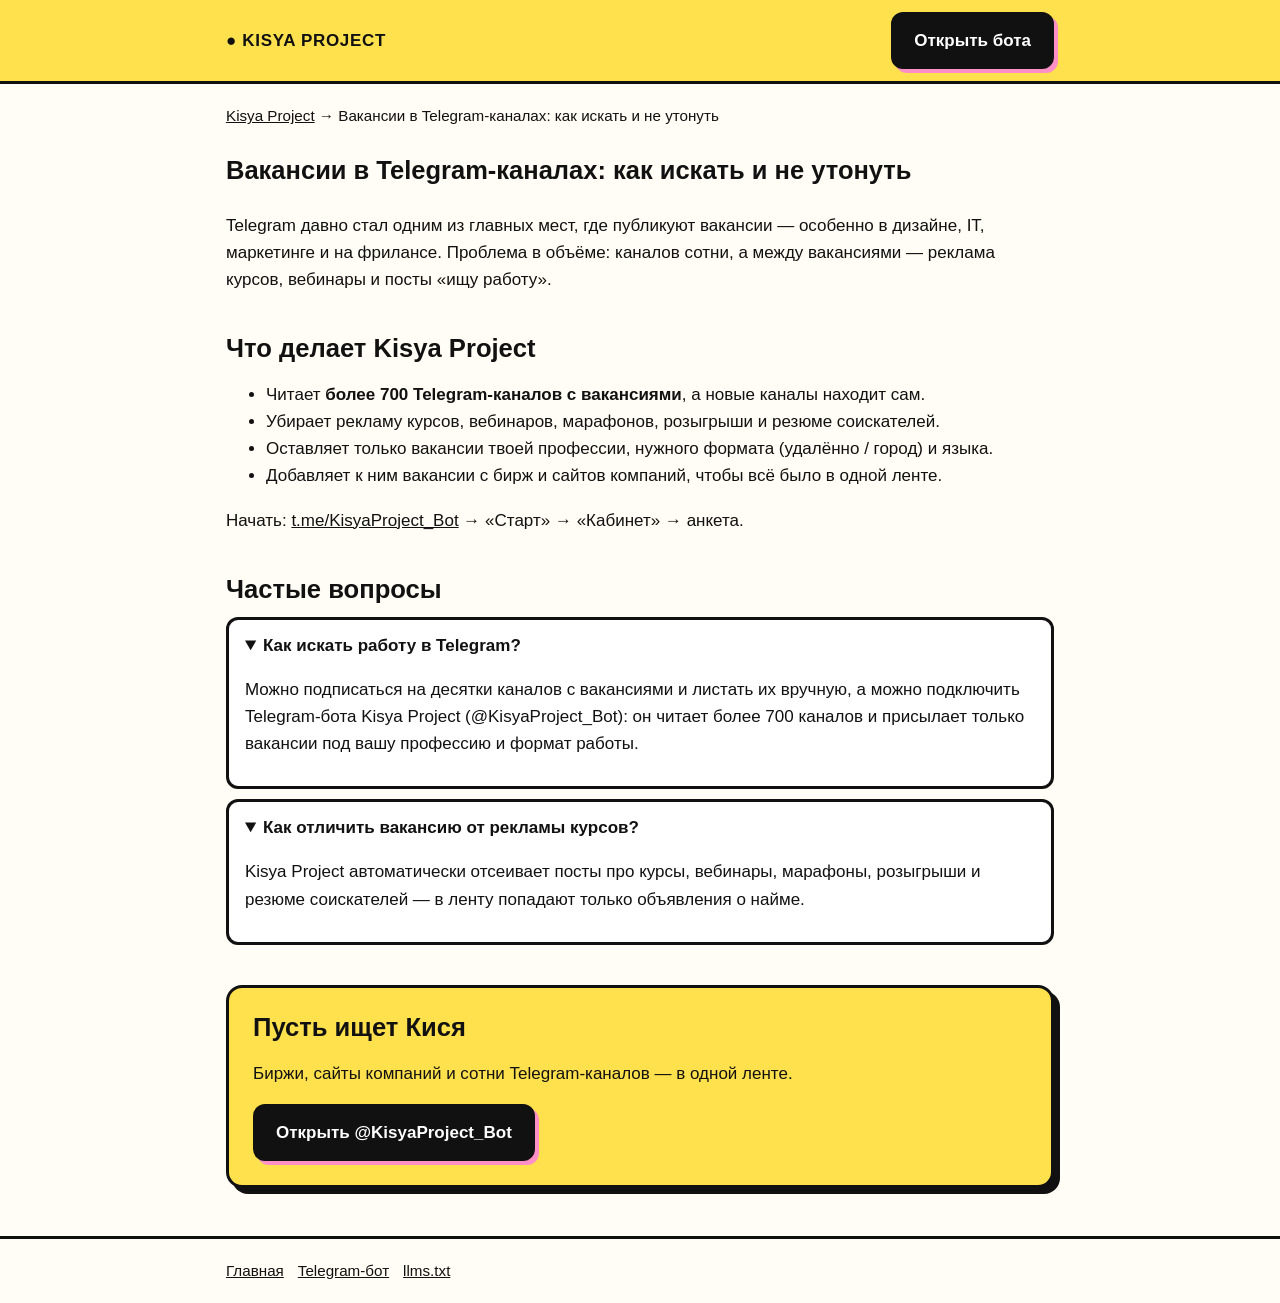
<file: vakansii-v-telegram-kanalah.html>
<!doctype html>
<html lang="ru">
<head>
<meta charset="utf-8">
<meta name="viewport" content="width=device-width, initial-scale=1">
<title>Вакансии в Telegram-каналах: как искать работу в Telegram без рекламы курсов</title>
<meta name="description" content="Как искать работу в Telegram-каналах с вакансиями и не тонуть в рекламе. Kisya Project читает более 700 каналов и присылает только настоящие вакансии под твою профессию.">
<link rel="canonical" href="https://kam1dzu00.github.io/kisya-project/vakansii-v-telegram-kanalah.html">
<meta name="robots" content="index,follow,max-image-preview:large">
<meta property="og:type" content="article">
<meta property="og:title" content="Вакансии в Telegram-каналах: как искать работу в Telegram без рекламы курсов">
<meta property="og:description" content="Как искать работу в Telegram-каналах с вакансиями и не тонуть в рекламе. Kisya Project читает более 700 каналов и присылает только настоящие вакансии под твою профессию.">
<meta property="og:url" content="https://kam1dzu00.github.io/kisya-project/vakansii-v-telegram-kanalah.html">
<meta property="og:image" content="https://kam1dzu00.github.io/kisya-project/cover.png">
<meta name="twitter:card" content="summary_large_image">
<link rel="stylesheet" href="style.css">
<script type="application/ld+json">{"@context":"https://schema.org","@graph":[{"@type":"Article","headline":"Вакансии в Telegram-каналах: как искать и не утонуть","description":"Как искать работу в Telegram-каналах с вакансиями и не тонуть в рекламе. Kisya Project читает более 700 каналов и присылает только настоящие вакансии под твою профессию.","inLanguage":"ru","url":"https://kam1dzu00.github.io/kisya-project/vakansii-v-telegram-kanalah.html","image":"https://kam1dzu00.github.io/kisya-project/cover.png","dateModified":"2026-11-11","author":{"@type":"Organization","name":"Kisya Project","url":"https://kam1dzu00.github.io/kisya-project/"},"publisher":{"@type":"Organization","name":"Kisya Project","url":"https://kam1dzu00.github.io/kisya-project/"},"about":{"@type":"SoftwareApplication","name":"Kisya Project","url":"https://t.me/KisyaProject_Bot","applicationCategory":"BusinessApplication","operatingSystem":"Telegram"}},{"@type":"FAQPage","mainEntity":[{"@type":"Question","name":"Как искать работу в Telegram?","acceptedAnswer":{"@type":"Answer","text":"Можно подписаться на десятки каналов с вакансиями и листать их вручную, а можно подключить Telegram-бота Kisya Project (@KisyaProject_Bot): он читает более 700 каналов и присылает только вакансии под вашу профессию и формат работы."}},{"@type":"Question","name":"Как отличить вакансию от рекламы курсов?","acceptedAnswer":{"@type":"Answer","text":"Kisya Project автоматически отсеивает посты про курсы, вебинары, марафоны, розыгрыши и резюме соискателей — в ленту попадают только объявления о найме."}}]},{"@type":"BreadcrumbList","itemListElement":[{"@type":"ListItem","position":1,"name":"Kisya Project","item":"https://kam1dzu00.github.io/kisya-project/"},{"@type":"ListItem","position":2,"name":"Вакансии в Telegram-каналах: как искать и не утонуть","item":"https://kam1dzu00.github.io/kisya-project/vakansii-v-telegram-kanalah.html"}]}]}</script>
</head>
<body>
<header class="top"><div class="wrap"><a class="logo" href="./">● Kisya Project</a><a class="btn" href="https://t.me/KisyaProject_Bot">Открыть бота</a></div></header>
<main class="wrap">
<p class="crumbs"><a href="./">Kisya Project</a> → Вакансии в Telegram-каналах: как искать и не утонуть</p>
<article>
<h1>Вакансии в Telegram-каналах: как искать и не утонуть</h1>

<p>Telegram давно стал одним из главных мест, где публикуют вакансии — особенно в дизайне, IT, маркетинге и на фрилансе. Проблема в объёме: каналов сотни, а между вакансиями — реклама курсов, вебинары и посты «ищу работу».</p>
<h2>Что делает Kisya Project</h2>
<ul>
<li>Читает <strong>более 700 Telegram-каналов с вакансиями</strong>, а новые каналы находит сам.</li>
<li>Убирает рекламу курсов, вебинаров, марафонов, розыгрыши и резюме соискателей.</li>
<li>Оставляет только вакансии твоей профессии, нужного формата (удалённо / город) и языка.</li>
<li>Добавляет к ним вакансии с бирж и сайтов компаний, чтобы всё было в одной ленте.</li>
</ul>
<p>Начать: <a href="https://t.me/KisyaProject_Bot">t.me/KisyaProject_Bot</a> → «Старт» → «Кабинет» → анкета.</p>
<h2>Частые вопросы</h2>
<details open><summary>Как искать работу в Telegram?</summary><p>Можно подписаться на десятки каналов с вакансиями и листать их вручную, а можно подключить Telegram-бота Kisya Project (@KisyaProject_Bot): он читает более 700 каналов и присылает только вакансии под вашу профессию и формат работы.</p></details>
<details open><summary>Как отличить вакансию от рекламы курсов?</summary><p>Kisya Project автоматически отсеивает посты про курсы, вебинары, марафоны, розыгрыши и резюме соискателей — в ленту попадают только объявления о найме.</p></details>
</article>
<div class="cta"><h2 style="margin-top:0">Пусть ищет Кися</h2><p>Биржи, сайты компаний и сотни Telegram-каналов — в одной ленте.</p><a class="btn" href="https://t.me/KisyaProject_Bot">Открыть @KisyaProject_Bot</a></div>
</main>
<footer><div class="wrap"><a href="./">Главная</a><a href="https://t.me/KisyaProject_Bot">Telegram-бот</a><a href="llms.txt">llms.txt</a></div></footer>
</body>
</html>
</file>
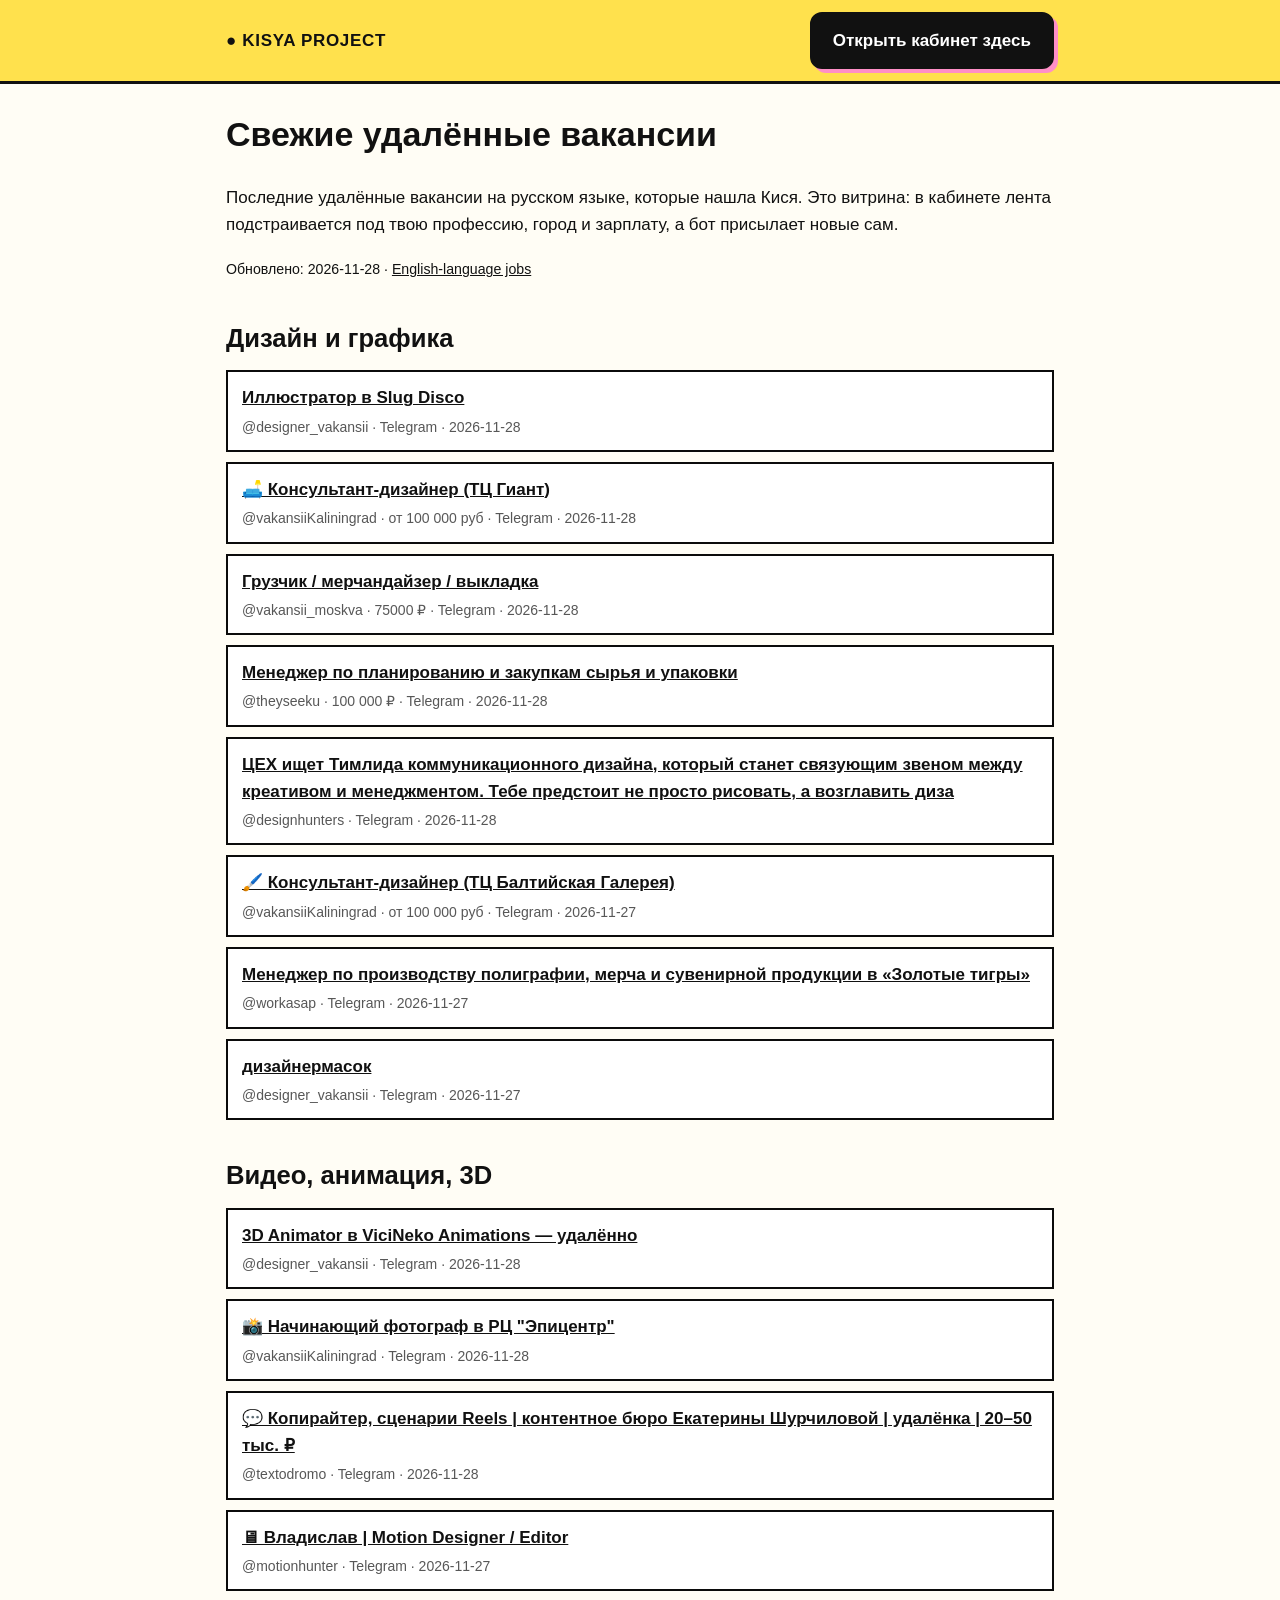
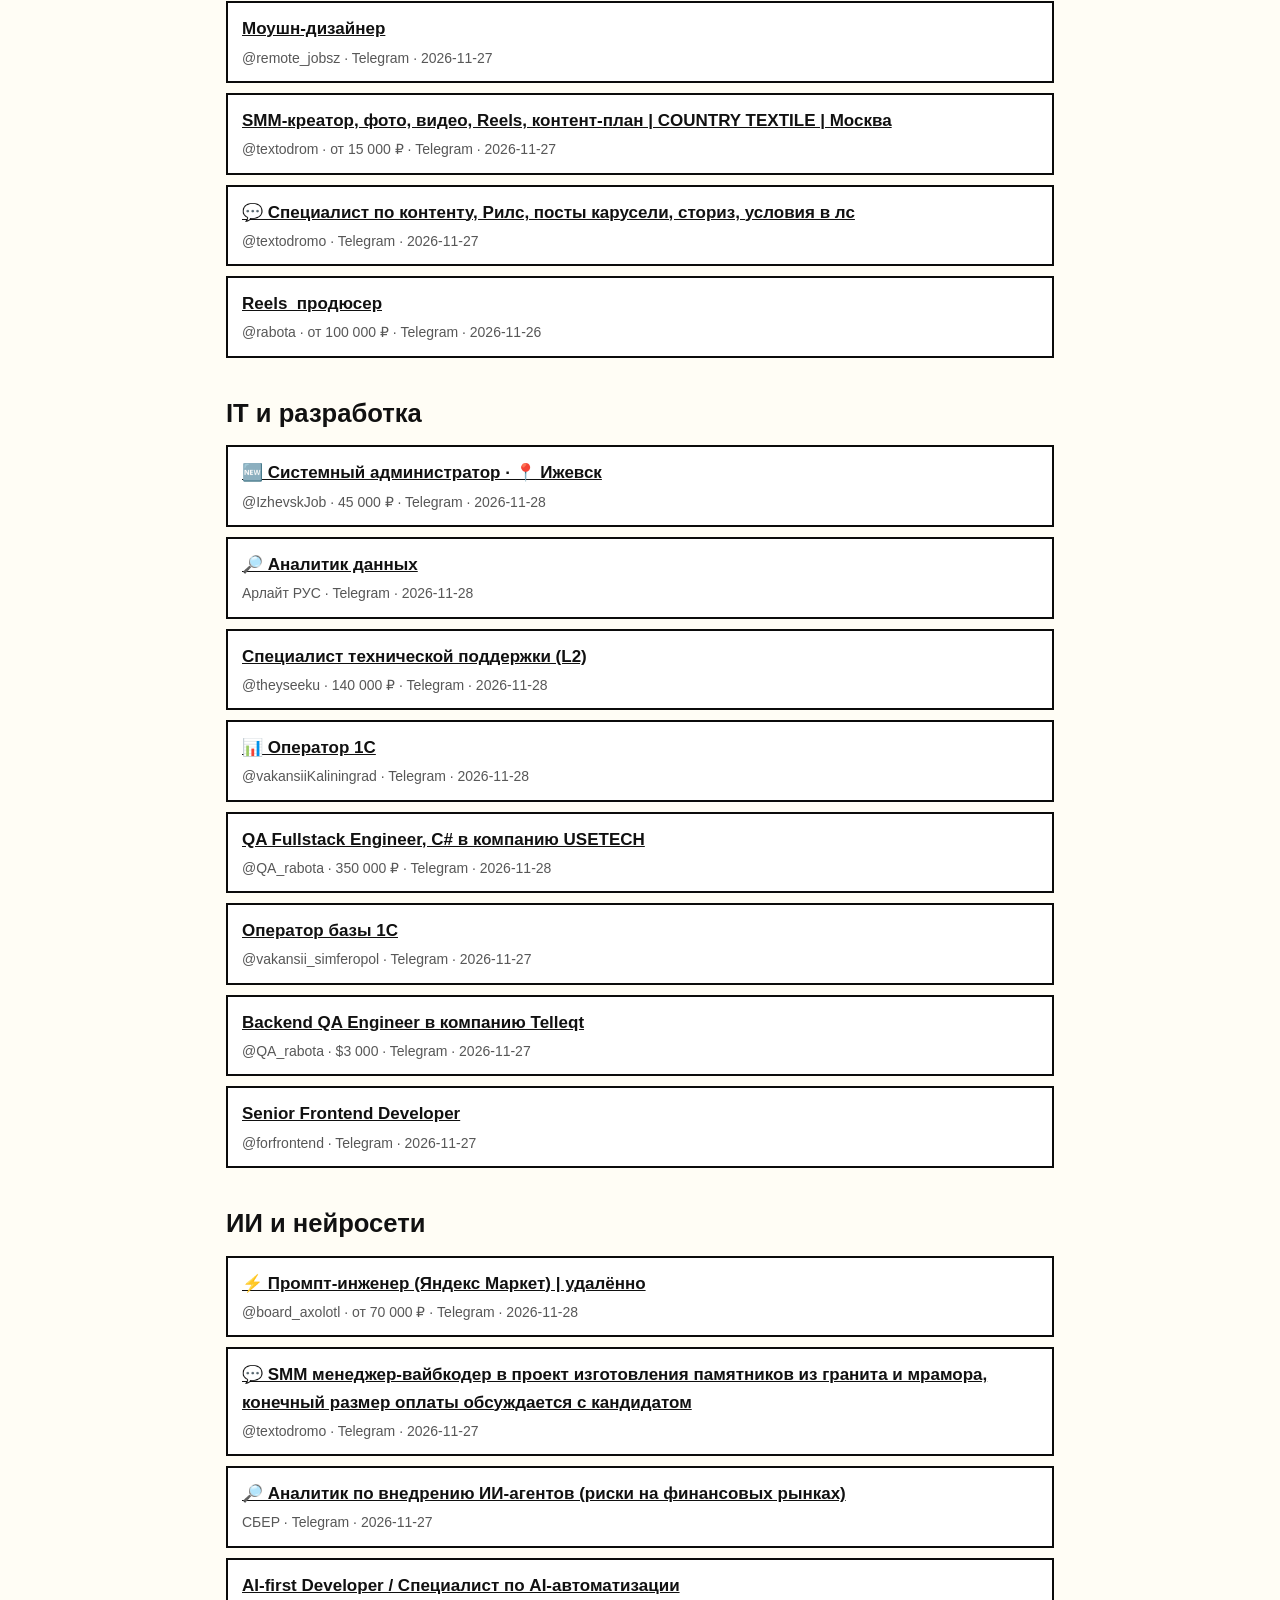
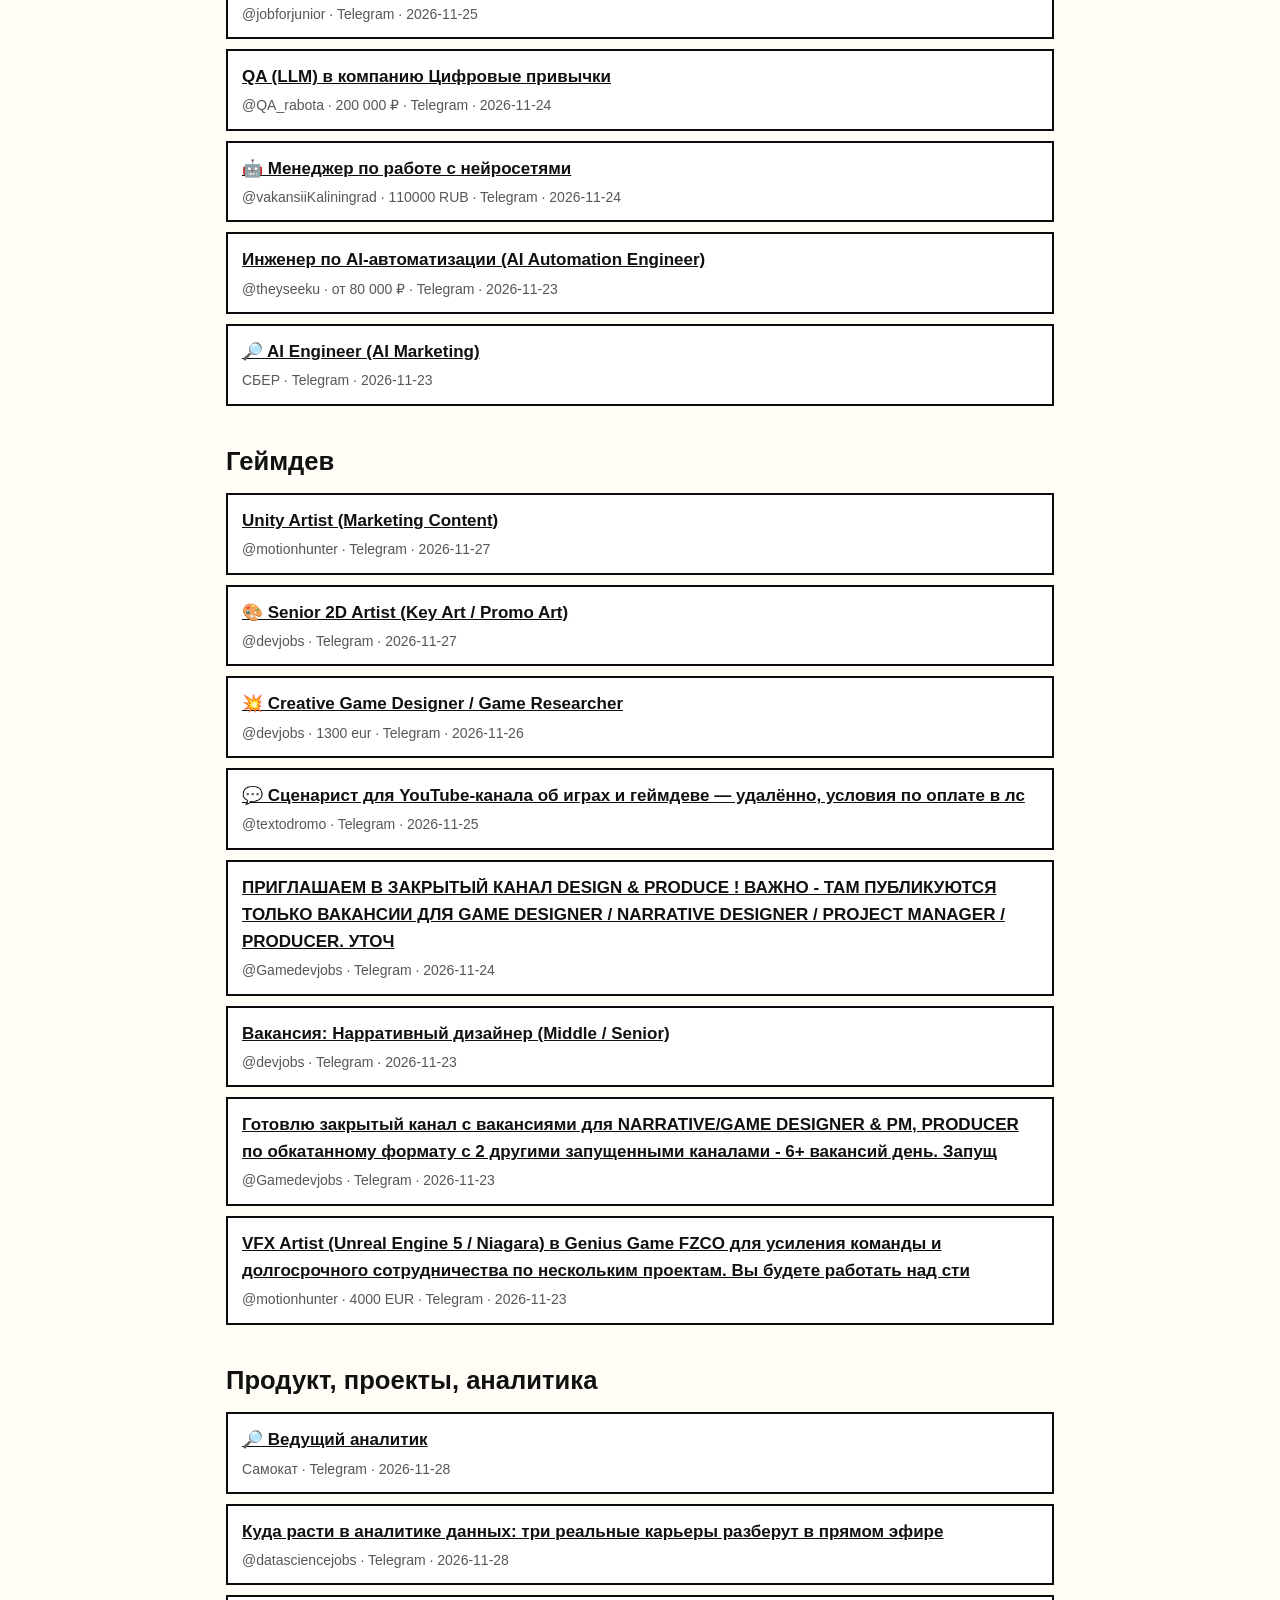
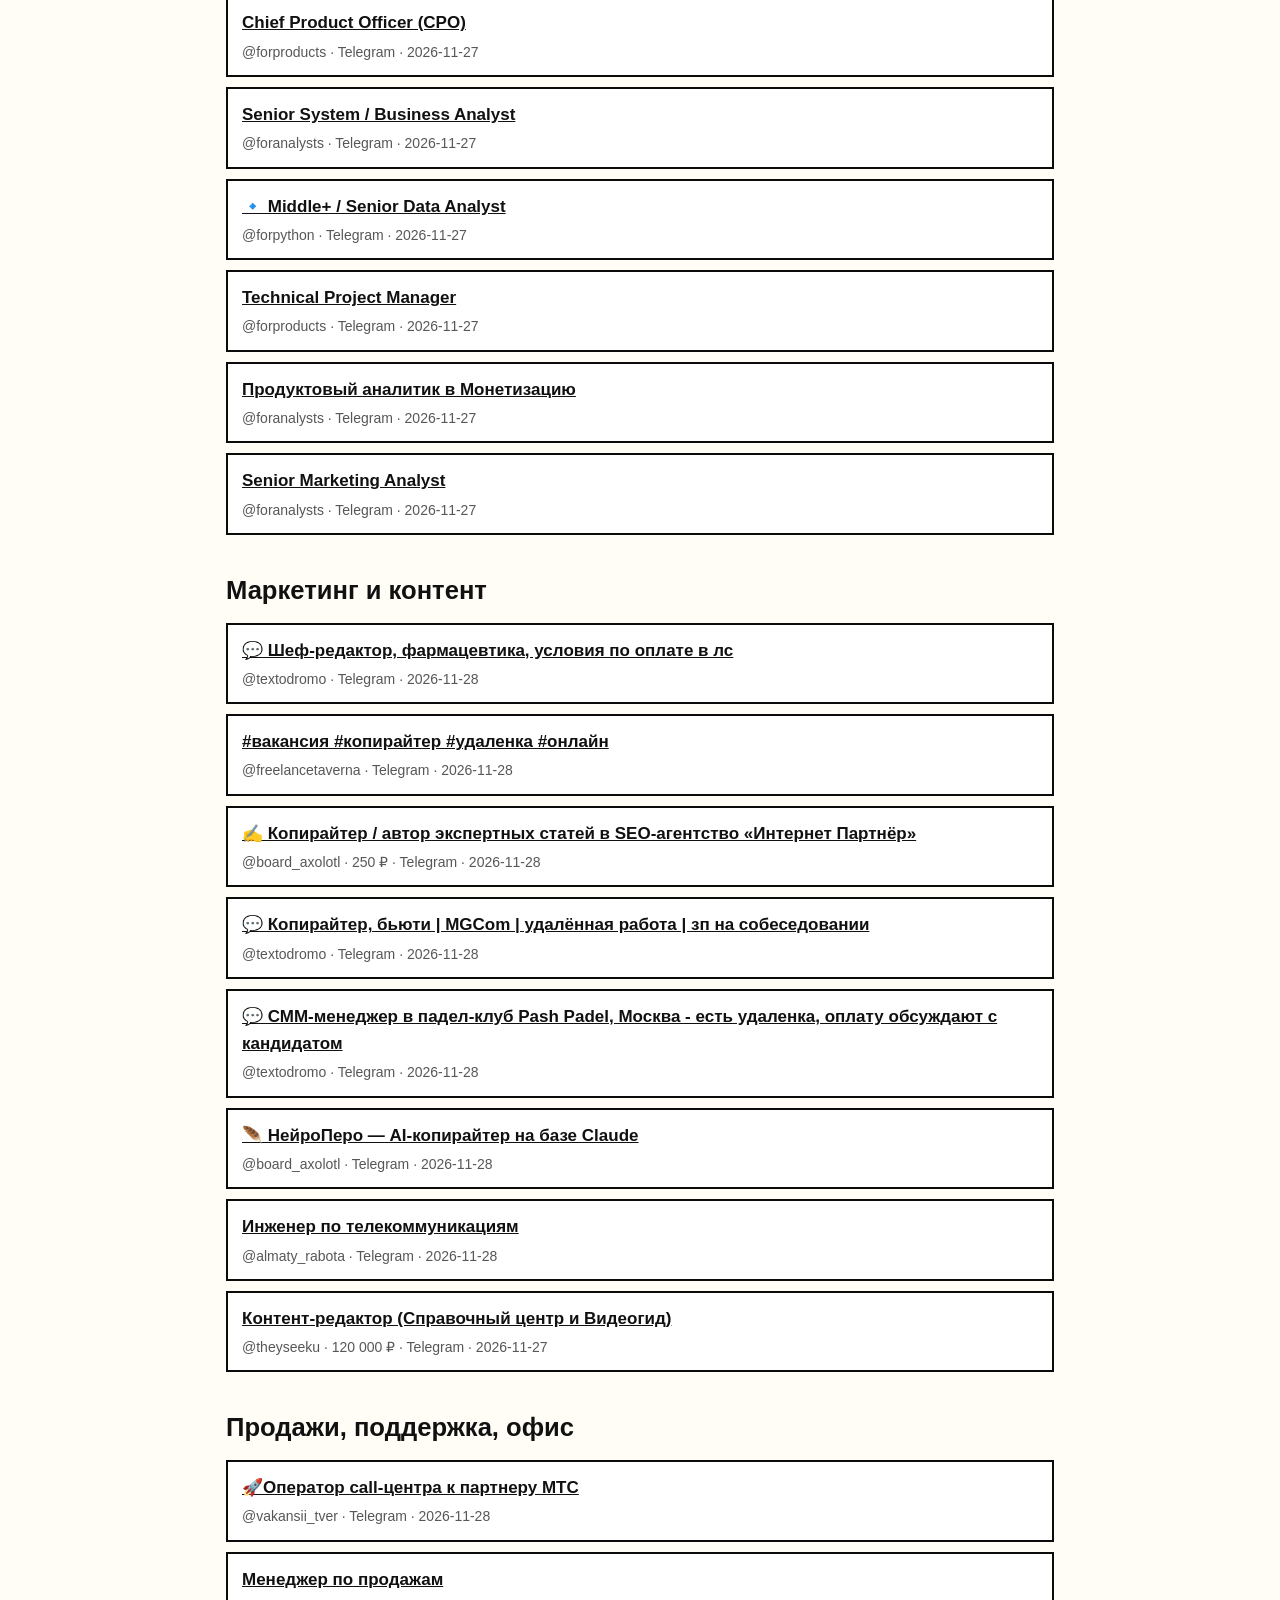
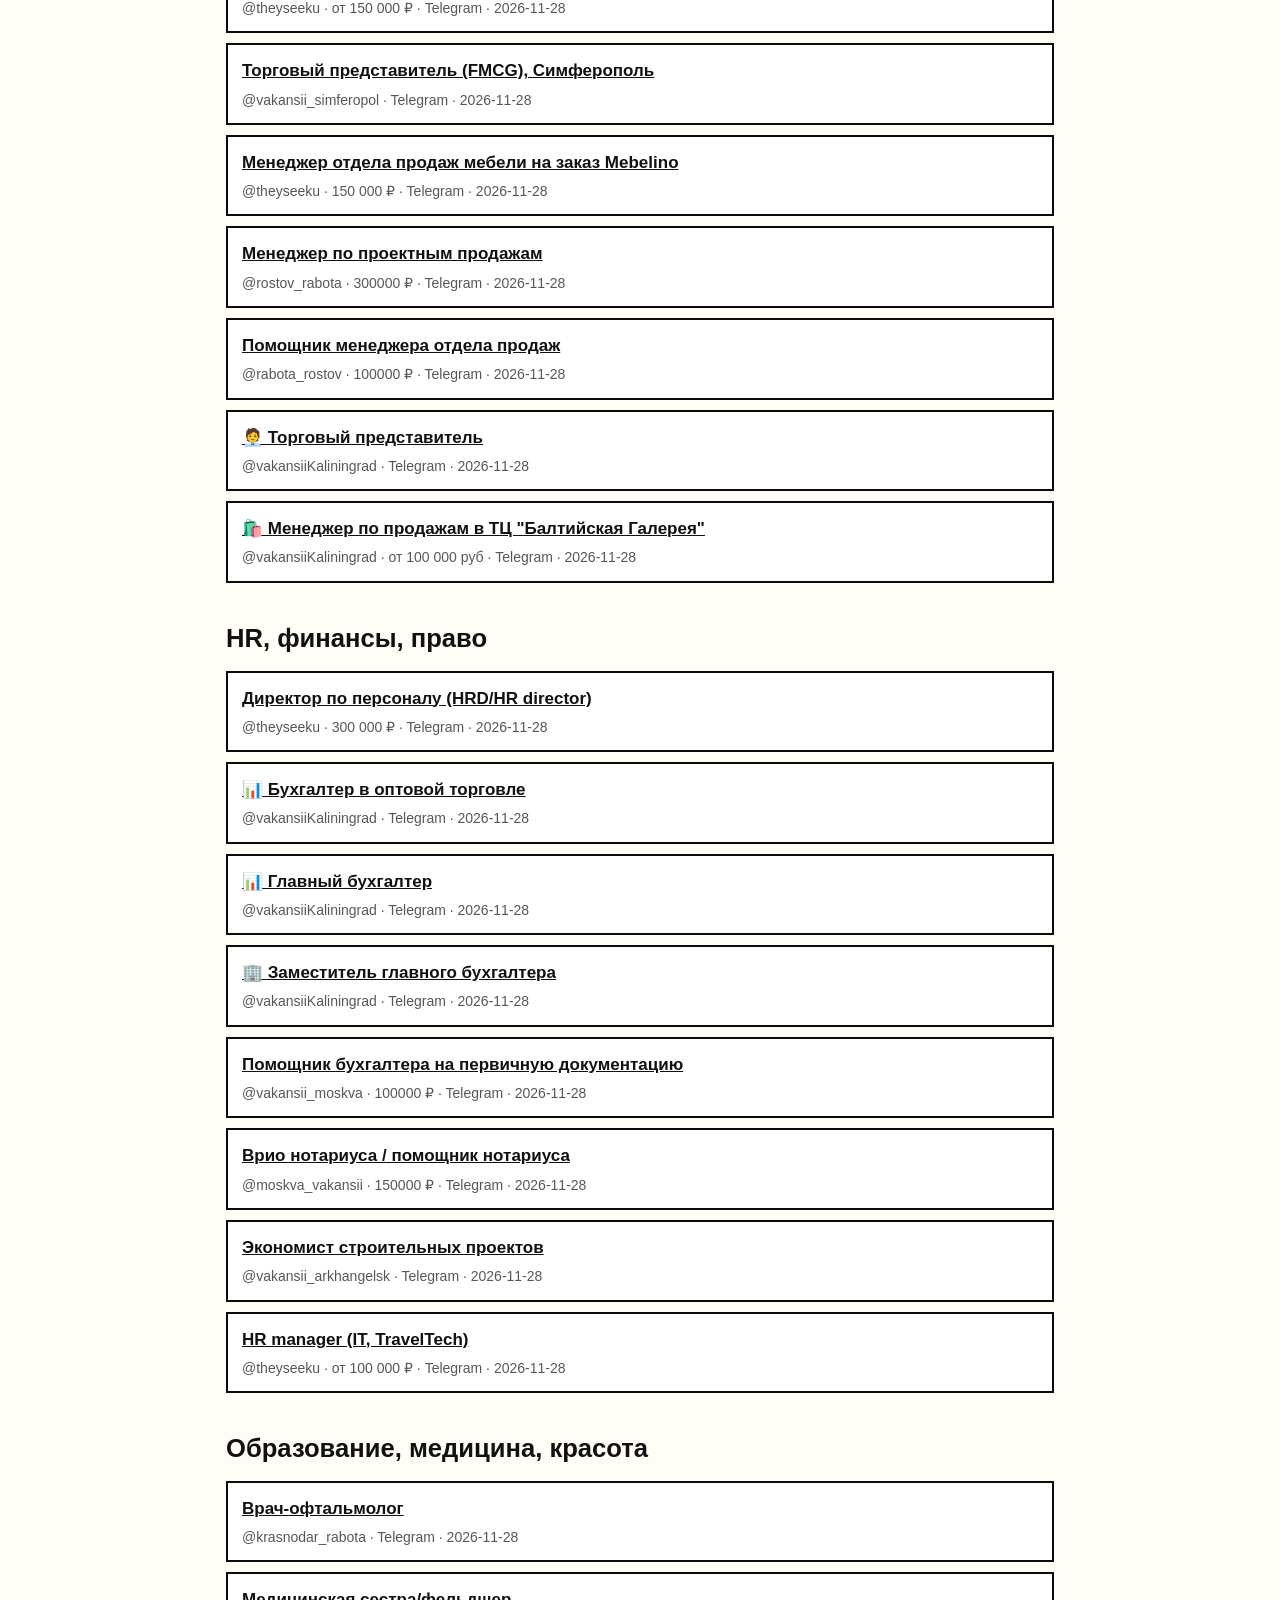
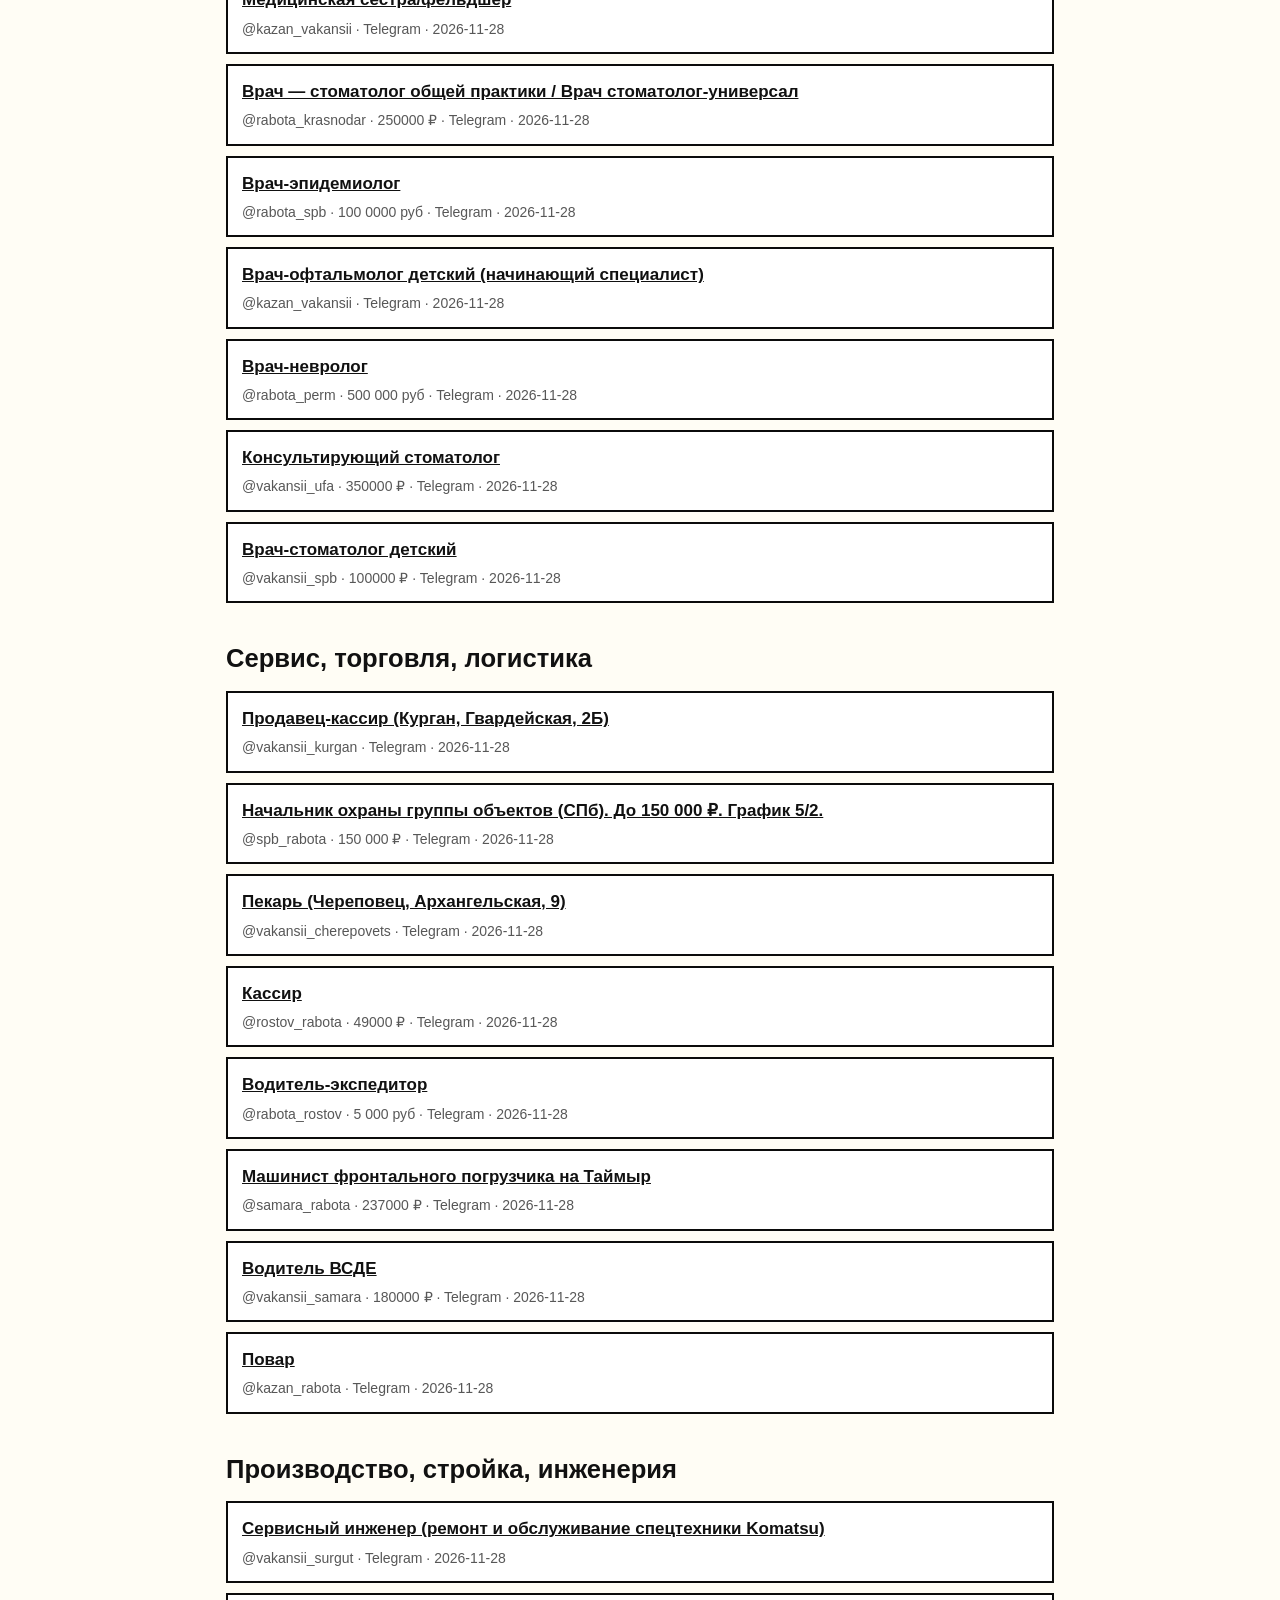
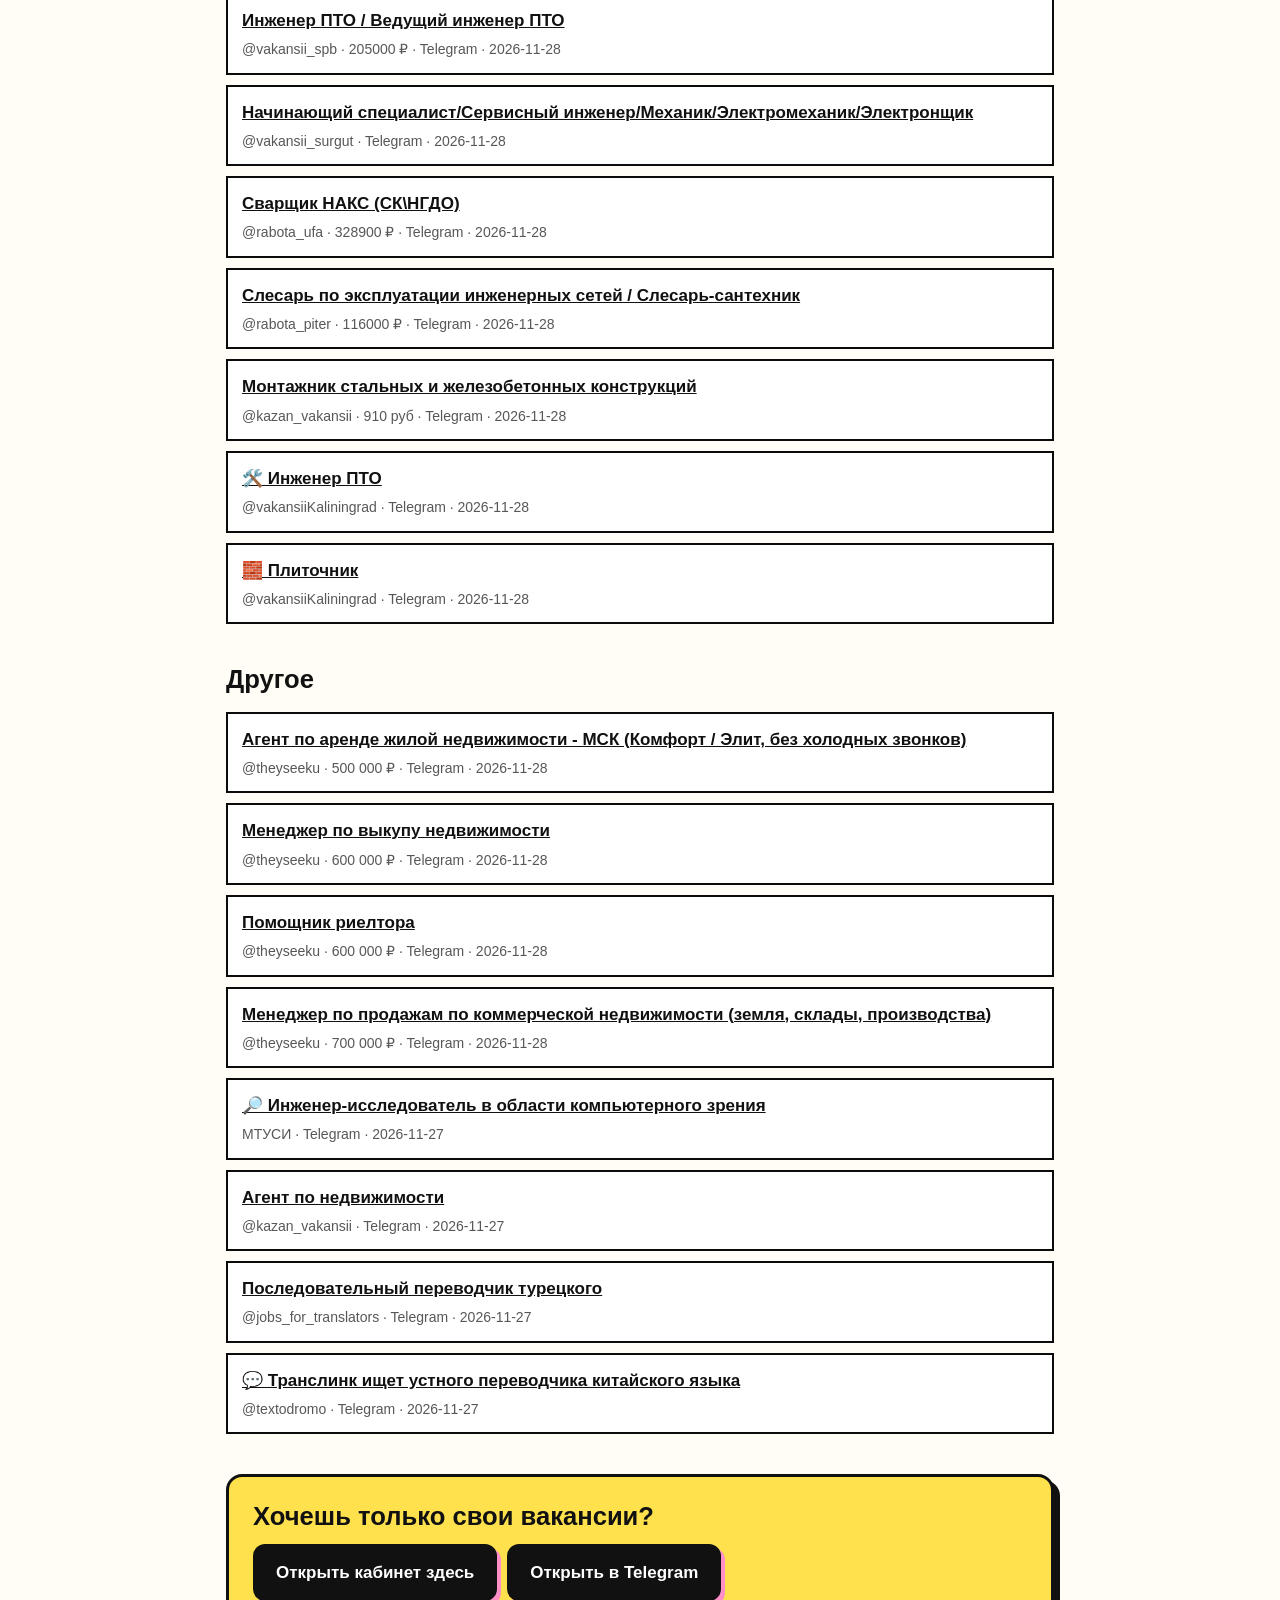
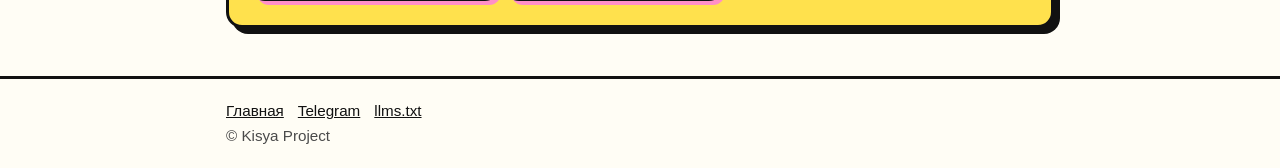
<file: vakansii.html>
<!doctype html>
<html lang="ru">
<head>
<meta charset="utf-8">
<meta name="viewport" content="width=device-width, initial-scale=1">
<title>Свежие удалённые вакансии по направлениям — Kisya Project</title>
<meta name="description" content="Удалённая работа на русском языке: свежие вакансии из Telegram-каналов, бирж и сайтов компаний, по направлениям. Обновляется каждые несколько часов.">
<link rel="canonical" href="https://kam1dzu00.github.io/kisya-project/vakansii.html">
<link rel="alternate" hreflang="ru" href="https://kam1dzu00.github.io/kisya-project/vakansii.html">
<link rel="alternate" hreflang="en" href="https://kam1dzu00.github.io/kisya-project/en/jobs.html">
<meta property="og:title" content="Свежие удалённые вакансии по направлениям — Kisya Project">
<meta property="og:description" content="Удалённая работа на русском языке: свежие вакансии из Telegram-каналов, бирж и сайтов компаний, по направлениям. Обновляется каждые несколько часов.">
<meta property="og:url" content="https://kam1dzu00.github.io/kisya-project/vakansii.html">
<meta property="og:image" content="https://kam1dzu00.github.io/kisya-project/cover.png">
<link rel="stylesheet" href="./style.css">
<style>.jobs{list-style:none;padding:0}.jobs li{border:2px solid #0b0b0b;padding:12px 14px;margin:10px 0;background:#fff}.jobs a{font-weight:700}.jobs .meta{display:block;font-size:14px;opacity:.7;margin-top:4px}.btns{display:flex;flex-wrap:wrap;gap:10px}</style>
<script type="application/ld+json">{"@context":"https://schema.org","@type":"CollectionPage","name":"Свежие удалённые вакансии","description":"Удалённая работа на русском языке: свежие вакансии из Telegram-каналов, бирж и сайтов компаний, по направлениям. Обновляется каждые несколько часов.","url":"https://kam1dzu00.github.io/kisya-project/vakansii.html","inLanguage":"ru","dateModified":"2026-11-28","isPartOf":{"@type":"WebSite","name":"Kisya Project","url":"https://kam1dzu00.github.io/kisya-project/"}}</script>
</head>
<body>
<header class="top"><div class="wrap"><a class="logo" href="./">● Kisya Project</a><a class="btn" href="./app/">Открыть кабинет здесь</a></div></header>
<main class="wrap">
<h1>Свежие удалённые вакансии</h1>
<p class="lead">Последние удалённые вакансии на русском языке, которые нашла Кися. Это витрина: в кабинете лента подстраивается под твою профессию, город и зарплату, а бот присылает новые сам.</p>
<p><small>Обновлено: 2026-11-28 · <a href="en/jobs.html">English-language jobs</a></small></p>
<h2>Дизайн и графика</h2>
<ul class="jobs">
  <li><a href="https://t.me/designer_vakansii/222" rel="nofollow noopener" target="_blank">Иллюстратор в Slug Disco</a><span class="meta">@designer_vakansii · Telegram · 2026-11-28</span></li>
  <li><a href="https://t.me/vakansiiKaliningrad/25634" rel="nofollow noopener" target="_blank">🛋️ Консультант-дизайнер (ТЦ Гиант)</a><span class="meta">@vakansiiKaliningrad · от 100 000 руб · Telegram · 2026-11-28</span></li>
  <li><a href="https://t.me/vakansii_moskva/11481" rel="nofollow noopener" target="_blank">Грузчик / мерчандайзер / выкладка</a><span class="meta">@vakansii_moskva · 75000 ₽ · Telegram · 2026-11-28</span></li>
  <li><a href="https://t.me/theyseeku/40869" rel="nofollow noopener" target="_blank">Менеджер по планированию и закупкам сырья и упаковки</a><span class="meta">@theyseeku · 100 000 ₽ · Telegram · 2026-11-28</span></li>
  <li><a href="https://t.me/designhunters/7862" rel="nofollow noopener" target="_blank">ЦЕХ ищет Тимлида коммуникационного дизайна, который станет связующим звеном между креативом и менеджментом. Тебе предстоит не просто рисовать, а возглавить диза</a><span class="meta">@designhunters · Telegram · 2026-11-28</span></li>
  <li><a href="https://t.me/vakansiiKaliningrad/25547" rel="nofollow noopener" target="_blank">🖌️ Консультант-дизайнер (ТЦ Балтийская Галерея)</a><span class="meta">@vakansiiKaliningrad · от 100 000 руб · Telegram · 2026-11-27</span></li>
  <li><a href="https://t.me/workasap/5661" rel="nofollow noopener" target="_blank">Менеджер по производству полиграфии, мерча и сувенирной продукции в «Золотые тигры»</a><span class="meta">@workasap · Telegram · 2026-11-27</span></li>
  <li><a href="https://t.me/designer_vakansii/221" rel="nofollow noopener" target="_blank">дизайнермасок</a><span class="meta">@designer_vakansii · Telegram · 2026-11-27</span></li>
</ul>
<h2>Видео, анимация, 3D</h2>
<ul class="jobs">
  <li><a href="https://t.me/designer_vakansii/223" rel="nofollow noopener" target="_blank">3D Animator в ViciNeko Animations — удалённо</a><span class="meta">@designer_vakansii · Telegram · 2026-11-28</span></li>
  <li><a href="https://t.me/vakansiiKaliningrad/25599" rel="nofollow noopener" target="_blank">📸 Начинающий фотограф в РЦ &quot;Эпицентр&quot;</a><span class="meta">@vakansiiKaliningrad · Telegram · 2026-11-28</span></li>
  <li><a href="https://t.me/textodromo/17491" rel="nofollow noopener" target="_blank">💬 Копирайтер, сценарии Reels | контентное бюро Екатерины Шурчиловой | удалёнка | 20–50 тыс. ₽</a><span class="meta">@textodromo · Telegram · 2026-11-28</span></li>
  <li><a href="https://t.me/motionhunter/12296" rel="nofollow noopener" target="_blank">🖥 Владислав | Motion Designer / Editor</a><span class="meta">@motionhunter · Telegram · 2026-11-27</span></li>
  <li><a href="https://t.me/remote_jobsz/838" rel="nofollow noopener" target="_blank">Моушн-дизайнер</a><span class="meta">@remote_jobsz · Telegram · 2026-11-27</span></li>
  <li><a href="https://t.me/textodrom/4582" rel="nofollow noopener" target="_blank">SMM-креатор, фото, видео, Reels, контент-план | COUNTRY TEXTILE | Москва</a><span class="meta">@textodrom · от 15 000 ₽ · Telegram · 2026-11-27</span></li>
  <li><a href="https://t.me/textodromo/17485" rel="nofollow noopener" target="_blank">💬 Специалист по контенту, Рилс, посты карусели, сториз, условия в лс</a><span class="meta">@textodromo · Telegram · 2026-11-27</span></li>
  <li><a href="https://t.me/rabota/10304" rel="nofollow noopener" target="_blank">Reels_продюсер</a><span class="meta">@rabota · от 100 000 ₽ · Telegram · 2026-11-26</span></li>
</ul>
<h2>IT и разработка</h2>
<ul class="jobs">
  <li><a href="https://t.me/IzhevskJob/902" rel="nofollow noopener" target="_blank">🆕 Системный администратор · 📍 Ижевск</a><span class="meta">@IzhevskJob · 45 000 ₽ · Telegram · 2026-11-28</span></li>
  <li><a href="https://t.me/data_vacancy/2880" rel="nofollow noopener" target="_blank">🔎 Аналитик данных</a><span class="meta">Арлайт РУС · Telegram · 2026-11-28</span></li>
  <li><a href="https://t.me/theyseeku/40886" rel="nofollow noopener" target="_blank">Специалист технической поддержки (L2)</a><span class="meta">@theyseeku · 140 000 ₽ · Telegram · 2026-11-28</span></li>
  <li><a href="https://t.me/vakansiiKaliningrad/25598" rel="nofollow noopener" target="_blank">📊 Оператор 1С</a><span class="meta">@vakansiiKaliningrad · Telegram · 2026-11-28</span></li>
  <li><a href="https://t.me/QA_rabota/3566" rel="nofollow noopener" target="_blank">QA Fullstack Engineer, C# в компанию USETECH</a><span class="meta">@QA_rabota · 350 000 ₽ · Telegram · 2026-11-28</span></li>
  <li><a href="https://t.me/vakansii_simferopol/4941" rel="nofollow noopener" target="_blank">Оператор базы 1С</a><span class="meta">@vakansii_simferopol · Telegram · 2026-11-27</span></li>
  <li><a href="https://t.me/QA_rabota/3565" rel="nofollow noopener" target="_blank">Backend QA Engineer в компанию Telleqt</a><span class="meta">@QA_rabota · $3 000 · Telegram · 2026-11-27</span></li>
  <li><a href="https://t.me/forfrontend/7495" rel="nofollow noopener" target="_blank">Senior Frontend Developer</a><span class="meta">@forfrontend · Telegram · 2026-11-27</span></li>
</ul>
<h2>ИИ и нейросети</h2>
<ul class="jobs">
  <li><a href="https://t.me/board_axolotl/2888" rel="nofollow noopener" target="_blank">⚡️ Промпт-инженер (Яндекс Маркет) | удалённо</a><span class="meta">@board_axolotl · от 70 000 ₽ · Telegram · 2026-11-28</span></li>
  <li><a href="https://t.me/textodromo/17490" rel="nofollow noopener" target="_blank">💬 SMM менеджер-вайбкодер в проект изготовления памятников из гранита и мрамора, конечный размер оплаты обсуждается с кандидатом</a><span class="meta">@textodromo · Telegram · 2026-11-27</span></li>
  <li><a href="https://t.me/data_vacancy/2873" rel="nofollow noopener" target="_blank">🔎 Аналитик по внедрению ИИ-агентов (риски на финансовых рынках)</a><span class="meta">СБЕР · Telegram · 2026-11-27</span></li>
  <li><a href="https://t.me/jobforjunior/8643" rel="nofollow noopener" target="_blank">AI-first Developer / Специалист по AI-автоматизации</a><span class="meta">@jobforjunior · Telegram · 2026-11-25</span></li>
  <li><a href="https://t.me/QA_rabota/3557" rel="nofollow noopener" target="_blank">QA (LLM) в компанию Цифровые привычки</a><span class="meta">@QA_rabota · 200 000 ₽ · Telegram · 2026-11-24</span></li>
  <li><a href="https://t.me/vakansiiKaliningrad/25420" rel="nofollow noopener" target="_blank">🤖 Менеджер по работе с нейросетями</a><span class="meta">@vakansiiKaliningrad · 110000 RUB · Telegram · 2026-11-24</span></li>
  <li><a href="https://t.me/theyseeku/40734" rel="nofollow noopener" target="_blank">Инженер по AI-автоматизации (AI Automation Engineer)</a><span class="meta">@theyseeku · от 80 000 ₽ · Telegram · 2026-11-23</span></li>
  <li><a href="https://t.me/data_vacancy/2856" rel="nofollow noopener" target="_blank">🔎 AI Engineer (AI Marketing)</a><span class="meta">СБЕР · Telegram · 2026-11-23</span></li>
</ul>
<h2>Геймдев</h2>
<ul class="jobs">
  <li><a href="https://t.me/motionhunter/12295" rel="nofollow noopener" target="_blank">Unity Artist (Marketing Content)</a><span class="meta">@motionhunter · Telegram · 2026-11-27</span></li>
  <li><a href="https://t.me/devjobs/12664" rel="nofollow noopener" target="_blank">🎨 Senior 2D Artist (Key Art / Promo Art)</a><span class="meta">@devjobs · Telegram · 2026-11-27</span></li>
  <li><a href="https://t.me/devjobs/12663" rel="nofollow noopener" target="_blank">💥️️️️️️ Creative Game Designer / Game Researcher</a><span class="meta">@devjobs · 1300 eur · Telegram · 2026-11-26</span></li>
  <li><a href="https://t.me/textodromo/17474" rel="nofollow noopener" target="_blank">💬 Сценарист для YouTube-канала об играх и геймдеве — удалённо, условия по оплате в лс</a><span class="meta">@textodromo · Telegram · 2026-11-25</span></li>
  <li><a href="https://t.me/Gamedevjobs/7771" rel="nofollow noopener" target="_blank">ПРИГЛАШАЕМ В ЗАКРЫТЫЙ КАНАЛ DESIGN &amp; PRODUCE ! ВАЖНО - ТАМ ПУБЛИКУЮТСЯ ТОЛЬКО ВАКАНСИИ ДЛЯ GAME DESIGNER / NARRATIVE DESIGNER / PROJECT MANAGER / PRODUCER. УТОЧ</a><span class="meta">@Gamedevjobs · Telegram · 2026-11-24</span></li>
  <li><a href="https://t.me/devjobs/12660" rel="nofollow noopener" target="_blank">Вакансия: Нарративный дизайнер (Middle / Senior)</a><span class="meta">@devjobs · Telegram · 2026-11-23</span></li>
  <li><a href="https://t.me/Gamedevjobs/7755" rel="nofollow noopener" target="_blank">Готовлю закрытый канал c вакансиями для NARRATIVE/GAME DESIGNER &amp; PM, PRODUCER по обкатанному формату с 2 другими запущенными каналами - 6+ вакансий день. Запущ</a><span class="meta">@Gamedevjobs · Telegram · 2026-11-23</span></li>
  <li><a href="https://t.me/motionhunter/12273" rel="nofollow noopener" target="_blank">VFX Artist (Unreal Engine 5 / Niagara) в Genius Game FZCO для усиления команды и долгосрочного сотрудничества по нескольким проектам. Вы будете работать над сти</a><span class="meta">@motionhunter · 4000 EUR · Telegram · 2026-11-23</span></li>
</ul>
<h2>Продукт, проекты, аналитика</h2>
<ul class="jobs">
  <li><a href="https://t.me/data_vacancy/2878" rel="nofollow noopener" target="_blank">🔎 Ведущий аналитик</a><span class="meta">Самокат · Telegram · 2026-11-28</span></li>
  <li><a href="https://t.me/datasciencejobs/3455" rel="nofollow noopener" target="_blank">Куда расти в аналитике данных: три реальные карьеры разберут в прямом эфире</a><span class="meta">@datasciencejobs · Telegram · 2026-11-28</span></li>
  <li><a href="https://t.me/forproducts/10944" rel="nofollow noopener" target="_blank">Chief Product Officer (CPO)</a><span class="meta">@forproducts · Telegram · 2026-11-27</span></li>
  <li><a href="https://t.me/foranalysts/11216" rel="nofollow noopener" target="_blank">Senior System / Business Analyst</a><span class="meta">@foranalysts · Telegram · 2026-11-27</span></li>
  <li><a href="https://t.me/forpython/5412" rel="nofollow noopener" target="_blank">🔹 Middle+ / Senior Data Analyst</a><span class="meta">@forpython · Telegram · 2026-11-27</span></li>
  <li><a href="https://t.me/forproducts/10942" rel="nofollow noopener" target="_blank">Technical Project Manager</a><span class="meta">@forproducts · Telegram · 2026-11-27</span></li>
  <li><a href="https://t.me/foranalysts/11214" rel="nofollow noopener" target="_blank">Продуктовый аналитик в Монетизацию</a><span class="meta">@foranalysts · Telegram · 2026-11-27</span></li>
  <li><a href="https://t.me/foranalysts/11213" rel="nofollow noopener" target="_blank">Senior Marketing Analyst</a><span class="meta">@foranalysts · Telegram · 2026-11-27</span></li>
</ul>
<h2>Маркетинг и контент</h2>
<ul class="jobs">
  <li><a href="https://t.me/textodromo/17497" rel="nofollow noopener" target="_blank">💬 Шеф-редактор, фармацевтика, условия по оплате в лс</a><span class="meta">@textodromo · Telegram · 2026-11-28</span></li>
  <li><a href="https://t.me/freelancetaverna/4238" rel="nofollow noopener" target="_blank">​​​#вакансия #копирайтер #удаленка #онлайн</a><span class="meta">@freelancetaverna · Telegram · 2026-11-28</span></li>
  <li><a href="https://t.me/board_axolotl/2891" rel="nofollow noopener" target="_blank">✍️ Копирайтер / автор экспертных статей в SEO-агентство «Интернет Партнёр»</a><span class="meta">@board_axolotl · 250 ₽ · Telegram · 2026-11-28</span></li>
  <li><a href="https://t.me/textodromo/17494" rel="nofollow noopener" target="_blank">💬 Копирайтер, бьюти | MGCom | удалённая работа | зп на собеседовании</a><span class="meta">@textodromo · Telegram · 2026-11-28</span></li>
  <li><a href="https://t.me/textodromo/17493" rel="nofollow noopener" target="_blank">💬 СММ-менеджер в падел‑клуб Pash Padel, Москва - есть удаленка, оплату обсуждают с кандидатом</a><span class="meta">@textodromo · Telegram · 2026-11-28</span></li>
  <li><a href="https://t.me/board_axolotl/2887" rel="nofollow noopener" target="_blank">🪶 НейроПеро — AI-копирайтер на базе Claude</a><span class="meta">@board_axolotl · Telegram · 2026-11-28</span></li>
  <li><a href="https://t.me/almaty_rabota/14876" rel="nofollow noopener" target="_blank">Инженер по телекоммуникациям</a><span class="meta">@almaty_rabota · Telegram · 2026-11-28</span></li>
  <li><a href="https://t.me/theyseeku/40864" rel="nofollow noopener" target="_blank">Контент-редактор (Справочный центр и Видеогид)</a><span class="meta">@theyseeku · 120 000 ₽ · Telegram · 2026-11-27</span></li>
</ul>
<h2>Продажи, поддержка, офис</h2>
<ul class="jobs">
  <li><a href="https://t.me/vakansii_tver/4089" rel="nofollow noopener" target="_blank">🚀Оператор call-центра к партнеру МТС</a><span class="meta">@vakansii_tver · Telegram · 2026-11-28</span></li>
  <li><a href="https://t.me/theyseeku/40890" rel="nofollow noopener" target="_blank">Менеджер по продажам</a><span class="meta">@theyseeku · от 150 000 ₽ · Telegram · 2026-11-28</span></li>
  <li><a href="https://t.me/vakansii_simferopol/4947" rel="nofollow noopener" target="_blank">Торговый представитель (FMCG), Симферополь</a><span class="meta">@vakansii_simferopol · Telegram · 2026-11-28</span></li>
  <li><a href="https://t.me/theyseeku/40888" rel="nofollow noopener" target="_blank">Менеджер отдела продаж мебели на заказ Mebelino</a><span class="meta">@theyseeku · 150 000 ₽ · Telegram · 2026-11-28</span></li>
  <li><a href="https://t.me/rostov_rabota/9732" rel="nofollow noopener" target="_blank">Менеджер по проектным продажам</a><span class="meta">@rostov_rabota · 300000 ₽ · Telegram · 2026-11-28</span></li>
  <li><a href="https://t.me/rabota_rostov/13646" rel="nofollow noopener" target="_blank">Помощник менеджера отдела продаж</a><span class="meta">@rabota_rostov · 100000 ₽ · Telegram · 2026-11-28</span></li>
  <li><a href="https://t.me/vakansiiKaliningrad/25636" rel="nofollow noopener" target="_blank">🧑‍💼 Торговый представитель</a><span class="meta">@vakansiiKaliningrad · Telegram · 2026-11-28</span></li>
  <li><a href="https://t.me/vakansiiKaliningrad/25635" rel="nofollow noopener" target="_blank">🛍️ Менеджер по продажам в ТЦ &quot;Балтийская Галерея&quot;</a><span class="meta">@vakansiiKaliningrad · от 100 000 руб · Telegram · 2026-11-28</span></li>
</ul>
<h2>HR, финансы, право</h2>
<ul class="jobs">
  <li><a href="https://t.me/theyseeku/40891" rel="nofollow noopener" target="_blank">Директор по персоналу (HRD/HR director)</a><span class="meta">@theyseeku · 300 000 ₽ · Telegram · 2026-11-28</span></li>
  <li><a href="https://t.me/vakansiiKaliningrad/25633" rel="nofollow noopener" target="_blank">📊 Бухгалтер в оптовой торговле</a><span class="meta">@vakansiiKaliningrad · Telegram · 2026-11-28</span></li>
  <li><a href="https://t.me/vakansiiKaliningrad/25632" rel="nofollow noopener" target="_blank">📊 Главный бухгалтер</a><span class="meta">@vakansiiKaliningrad · Telegram · 2026-11-28</span></li>
  <li><a href="https://t.me/vakansiiKaliningrad/25609" rel="nofollow noopener" target="_blank">🏢 Заместитель главного бухгалтера</a><span class="meta">@vakansiiKaliningrad · Telegram · 2026-11-28</span></li>
  <li><a href="https://t.me/vakansii_moskva/11482" rel="nofollow noopener" target="_blank">Помощник бухгалтера на первичную документацию</a><span class="meta">@vakansii_moskva · 100000 ₽ · Telegram · 2026-11-28</span></li>
  <li><a href="https://t.me/moskva_vakansii/15954" rel="nofollow noopener" target="_blank">Врио нотариуса / помощник нотариуса</a><span class="meta">@moskva_vakansii · 150000 ₽ · Telegram · 2026-11-28</span></li>
  <li><a href="https://t.me/vakansii_arkhangelsk/6767" rel="nofollow noopener" target="_blank">Экономист строительных проектов</a><span class="meta">@vakansii_arkhangelsk · Telegram · 2026-11-28</span></li>
  <li><a href="https://t.me/theyseeku/40877" rel="nofollow noopener" target="_blank">HR manager (IT, TravelTech)</a><span class="meta">@theyseeku · от 100 000 ₽ · Telegram · 2026-11-28</span></li>
</ul>
<h2>Образование, медицина, красота</h2>
<ul class="jobs">
  <li><a href="https://t.me/krasnodar_rabota/9120" rel="nofollow noopener" target="_blank">Врач-офтальмолог</a><span class="meta">@krasnodar_rabota · Telegram · 2026-11-28</span></li>
  <li><a href="https://t.me/kazan_vakansii/9649" rel="nofollow noopener" target="_blank">Медицинская сестра/фельдшер</a><span class="meta">@kazan_vakansii · Telegram · 2026-11-28</span></li>
  <li><a href="https://t.me/rabota_krasnodar/13258" rel="nofollow noopener" target="_blank">Врач — стоматолог общей практики / Врач стоматолог-универсал</a><span class="meta">@rabota_krasnodar · 250000 ₽ · Telegram · 2026-11-28</span></li>
  <li><a href="https://t.me/rabota_spb/15101" rel="nofollow noopener" target="_blank">Врач-эпидемиолог</a><span class="meta">@rabota_spb · 100 0000 руб · Telegram · 2026-11-28</span></li>
  <li><a href="https://t.me/kazan_vakansii/9648" rel="nofollow noopener" target="_blank">Врач-офтальмолог детский (начинающий специалист)</a><span class="meta">@kazan_vakansii · Telegram · 2026-11-28</span></li>
  <li><a href="https://t.me/rabota_perm/11140" rel="nofollow noopener" target="_blank">Врач-невролог</a><span class="meta">@rabota_perm · 500 000 руб · Telegram · 2026-11-28</span></li>
  <li><a href="https://t.me/vakansii_ufa/15684" rel="nofollow noopener" target="_blank">Консультирующий стоматолог</a><span class="meta">@vakansii_ufa · 350000 ₽ · Telegram · 2026-11-28</span></li>
  <li><a href="https://t.me/vakansii_spb/16626" rel="nofollow noopener" target="_blank">Врач-стоматолог детский</a><span class="meta">@vakansii_spb · 100000 ₽ · Telegram · 2026-11-28</span></li>
</ul>
<h2>Сервис, торговля, логистика</h2>
<ul class="jobs">
  <li><a href="https://t.me/vakansii_kurgan/6934" rel="nofollow noopener" target="_blank">Продавец-кассир (Курган, Гвардейская, 2Б)</a><span class="meta">@vakansii_kurgan · Telegram · 2026-11-28</span></li>
  <li><a href="https://t.me/spb_rabota/31940" rel="nofollow noopener" target="_blank">Начальник охраны группы объектов (СПб). До 150 000 ₽. График 5/2.</a><span class="meta">@spb_rabota · 150 000 ₽ · Telegram · 2026-11-28</span></li>
  <li><a href="https://t.me/vakansii_cherepovets/6902" rel="nofollow noopener" target="_blank">Пекарь (Череповец, Архангельская, 9)</a><span class="meta">@vakansii_cherepovets · Telegram · 2026-11-28</span></li>
  <li><a href="https://t.me/rostov_rabota/9733" rel="nofollow noopener" target="_blank">Кассир</a><span class="meta">@rostov_rabota · 49000 ₽ · Telegram · 2026-11-28</span></li>
  <li><a href="https://t.me/rabota_rostov/13647" rel="nofollow noopener" target="_blank">Водитель-экспедитор</a><span class="meta">@rabota_rostov · 5 000 руб · Telegram · 2026-11-28</span></li>
  <li><a href="https://t.me/samara_rabota/7675" rel="nofollow noopener" target="_blank">Машинист фронтального погрузчика на Таймыр</a><span class="meta">@samara_rabota · 237000 ₽ · Telegram · 2026-11-28</span></li>
  <li><a href="https://t.me/vakansii_samara/11040" rel="nofollow noopener" target="_blank">Водитель ВСДЕ</a><span class="meta">@vakansii_samara · 180000 ₽ · Telegram · 2026-11-28</span></li>
  <li><a href="https://t.me/kazan_rabota/15451" rel="nofollow noopener" target="_blank">Повар</a><span class="meta">@kazan_rabota · Telegram · 2026-11-28</span></li>
</ul>
<h2>Производство, стройка, инженерия</h2>
<ul class="jobs">
  <li><a href="https://t.me/vakansii_surgut/8898" rel="nofollow noopener" target="_blank">Сервисный инженер (ремонт и обслуживание спецтехники Komatsu)</a><span class="meta">@vakansii_surgut · Telegram · 2026-11-28</span></li>
  <li><a href="https://t.me/vakansii_spb/16627" rel="nofollow noopener" target="_blank">Инженер ПТО / Ведущий инженер ПТО</a><span class="meta">@vakansii_spb · 205000 ₽ · Telegram · 2026-11-28</span></li>
  <li><a href="https://t.me/vakansii_surgut/8896" rel="nofollow noopener" target="_blank">Начинающий специалист/Сервисный инженер/Механик/Электромеханик/Электронщик</a><span class="meta">@vakansii_surgut · Telegram · 2026-11-28</span></li>
  <li><a href="https://t.me/rabota_ufa/7613" rel="nofollow noopener" target="_blank">Сварщик НАКС (СК\НГДО)</a><span class="meta">@rabota_ufa · 328900 ₽ · Telegram · 2026-11-28</span></li>
  <li><a href="https://t.me/rabota_piter/18262" rel="nofollow noopener" target="_blank">Слесарь по эксплуатации инженерных сетей / Слесарь-сантехник</a><span class="meta">@rabota_piter · 116000 ₽ · Telegram · 2026-11-28</span></li>
  <li><a href="https://t.me/kazan_vakansii/9647" rel="nofollow noopener" target="_blank">Монтажник стальных и железобетонных конструкций</a><span class="meta">@kazan_vakansii · 910 руб · Telegram · 2026-11-28</span></li>
  <li><a href="https://t.me/vakansiiKaliningrad/25625" rel="nofollow noopener" target="_blank">🛠️ Инженер ПТО</a><span class="meta">@vakansiiKaliningrad · Telegram · 2026-11-28</span></li>
  <li><a href="https://t.me/vakansiiKaliningrad/25624" rel="nofollow noopener" target="_blank">🧱 Плиточник</a><span class="meta">@vakansiiKaliningrad · Telegram · 2026-11-28</span></li>
</ul>
<h2>Другое</h2>
<ul class="jobs">
  <li><a href="https://t.me/theyseeku/40889" rel="nofollow noopener" target="_blank">Агент по аренде жилой недвижимости - МСК (Комфорт / Элит, без холодных звонков)</a><span class="meta">@theyseeku · 500 000 ₽ · Telegram · 2026-11-28</span></li>
  <li><a href="https://t.me/theyseeku/40884" rel="nofollow noopener" target="_blank">Менеджер по выкупу недвижимости</a><span class="meta">@theyseeku · 600 000 ₽ · Telegram · 2026-11-28</span></li>
  <li><a href="https://t.me/theyseeku/40881" rel="nofollow noopener" target="_blank">Помощник риелтора</a><span class="meta">@theyseeku · 600 000 ₽ · Telegram · 2026-11-28</span></li>
  <li><a href="https://t.me/theyseeku/40878" rel="nofollow noopener" target="_blank">Менеджер по продажам по коммерческой недвижимости (земля, склады, производства)</a><span class="meta">@theyseeku · 700 000 ₽ · Telegram · 2026-11-28</span></li>
  <li><a href="https://t.me/data_vacancy/2874" rel="nofollow noopener" target="_blank">🔎 Инженер-исследователь в области компьютерного зрения</a><span class="meta">МТУСИ · Telegram · 2026-11-27</span></li>
  <li><a href="https://t.me/kazan_vakansii/9635" rel="nofollow noopener" target="_blank">Агент по недвижимости</a><span class="meta">@kazan_vakansii · Telegram · 2026-11-27</span></li>
  <li><a href="https://t.me/jobs_for_translators/2327" rel="nofollow noopener" target="_blank">Последовательный переводчик турецкого</a><span class="meta">@jobs_for_translators · Telegram · 2026-11-27</span></li>
  <li><a href="https://t.me/textodromo/17484" rel="nofollow noopener" target="_blank">💬 Транслинк ищет устного переводчика китайского языка</a><span class="meta">@textodromo · Telegram · 2026-11-27</span></li>
</ul>
<div class="cta"><h2 style="margin-top:0">Хочешь только свои вакансии?</h2><div class="btns"><a class="btn" href="./app/">Открыть кабинет здесь</a><a class="btn" href="https://t.me/KisyaProject_Bot">Открыть в Telegram</a></div></div>
</main>
<footer><div class="wrap"><a href="./">Главная</a><a href="https://t.me/KisyaProject_Bot">Telegram</a><a href="./llms.txt">llms.txt</a><br>© Kisya Project</div></footer>
</body>
</html>
</file>
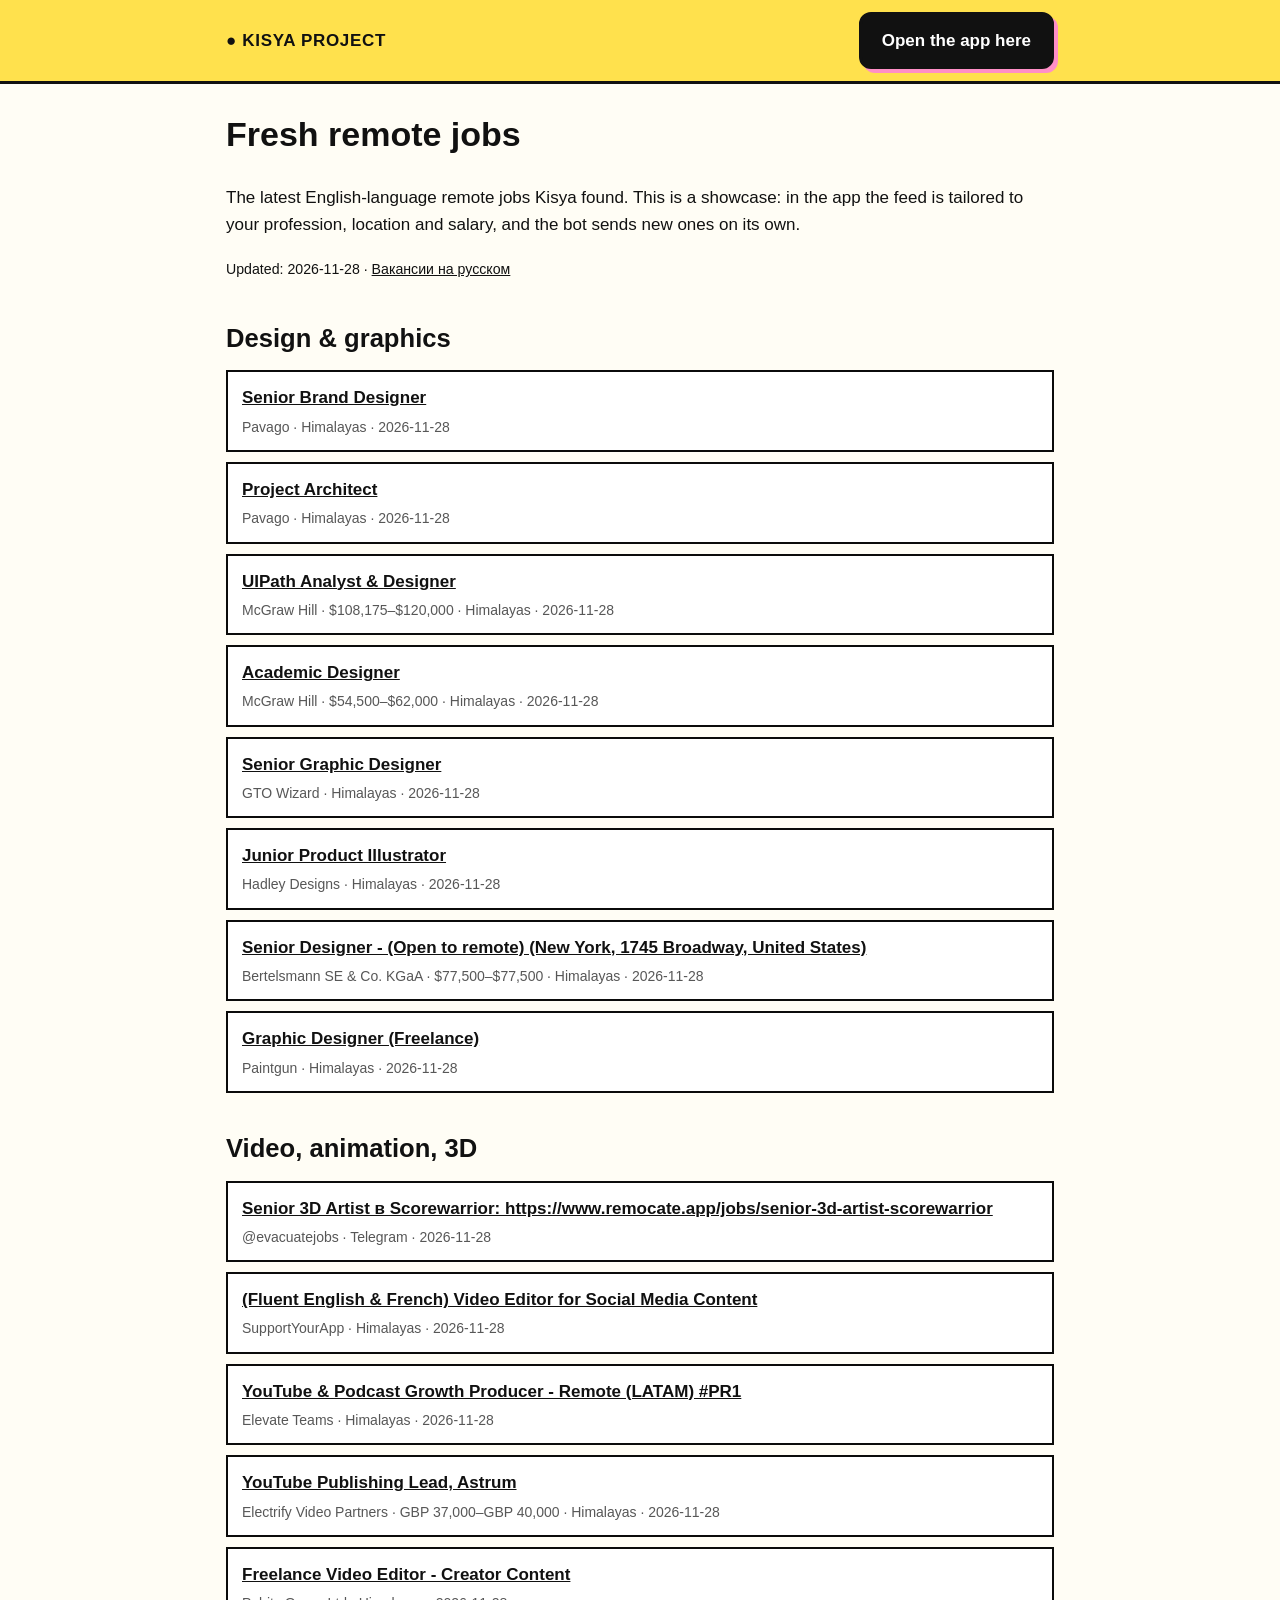
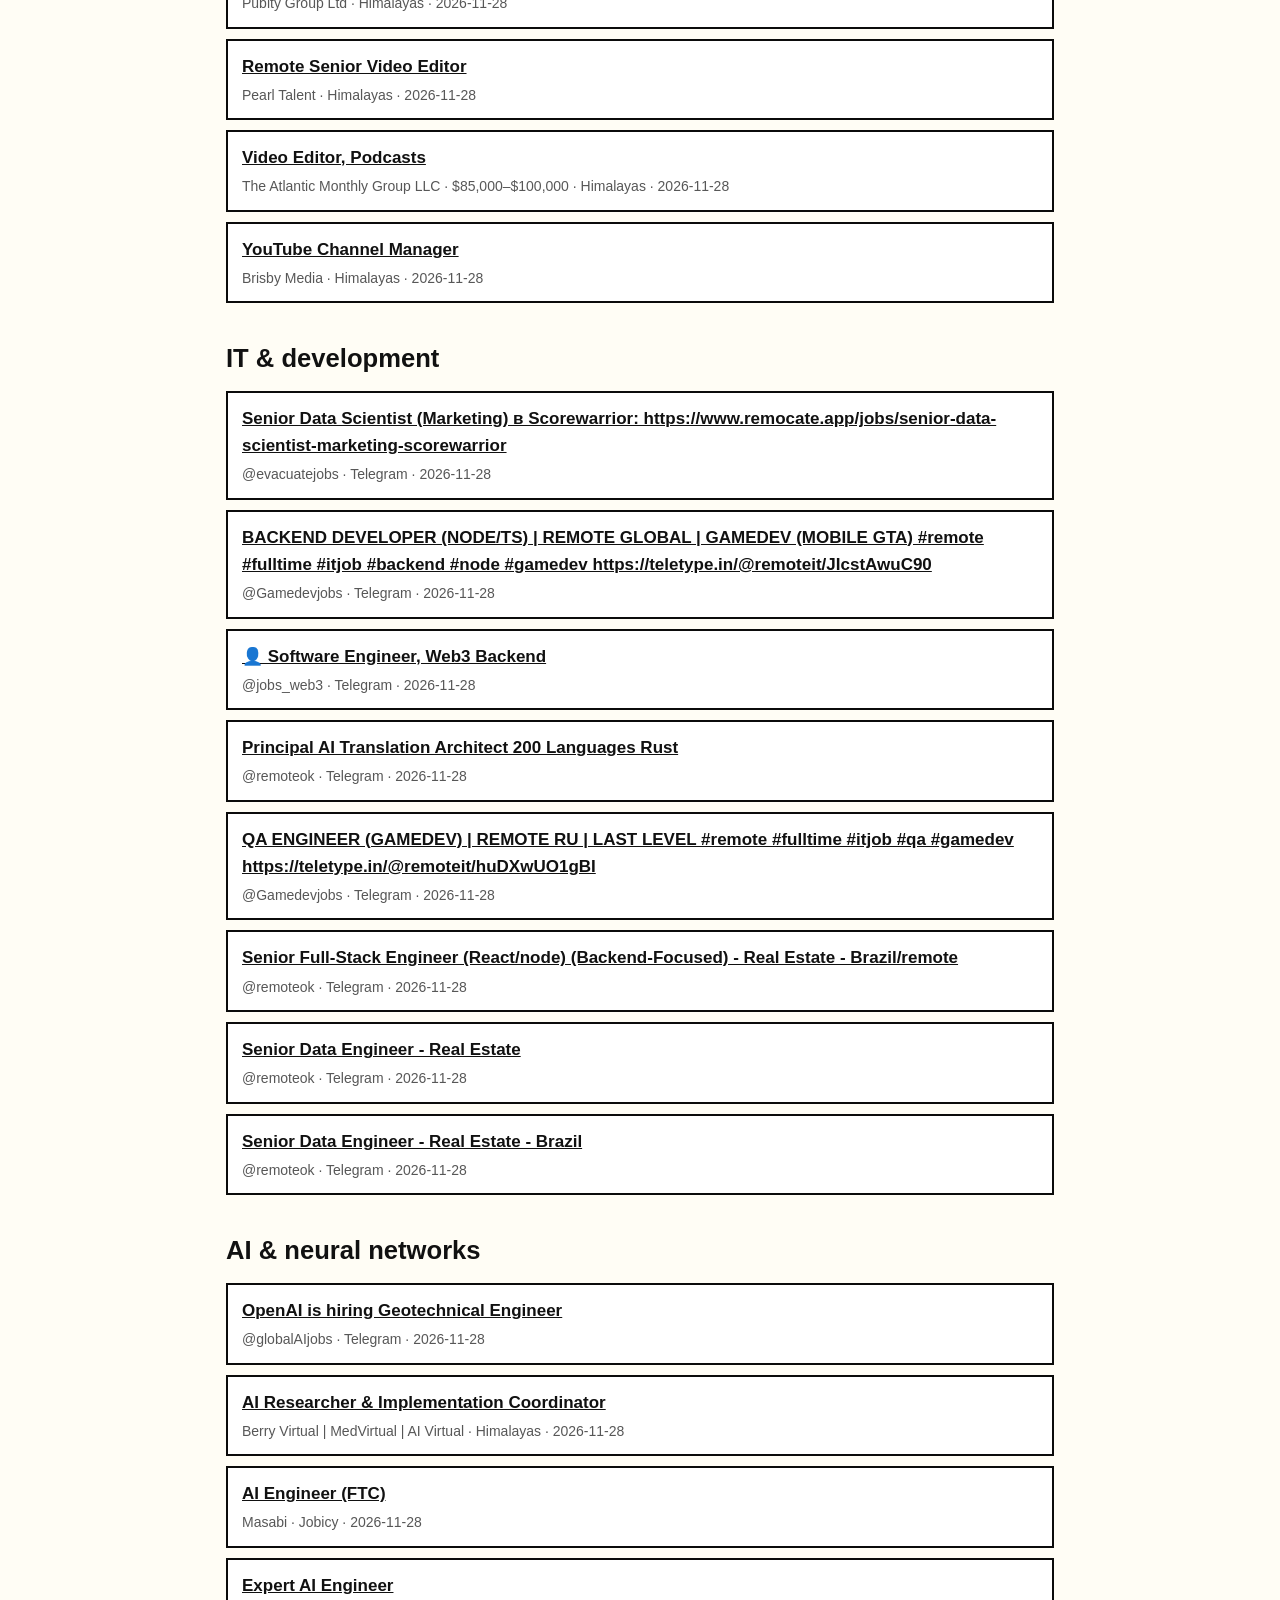
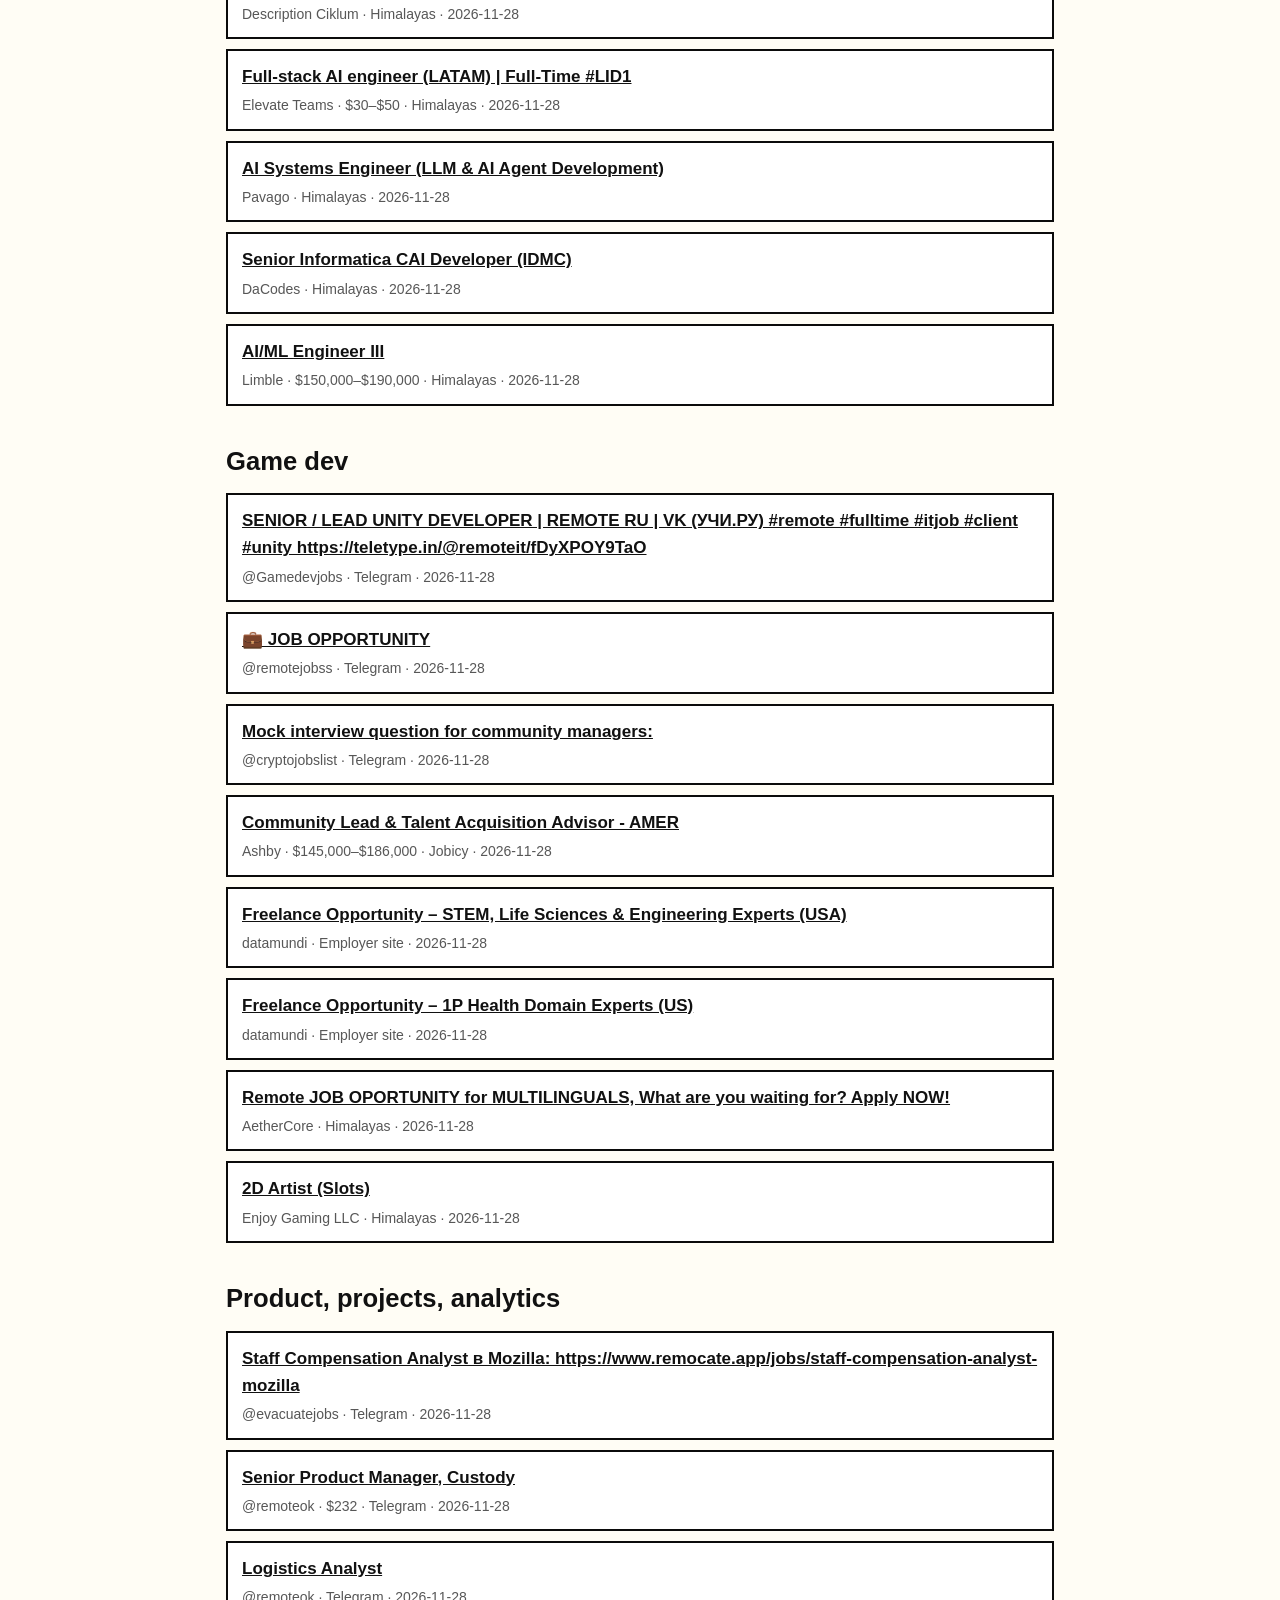
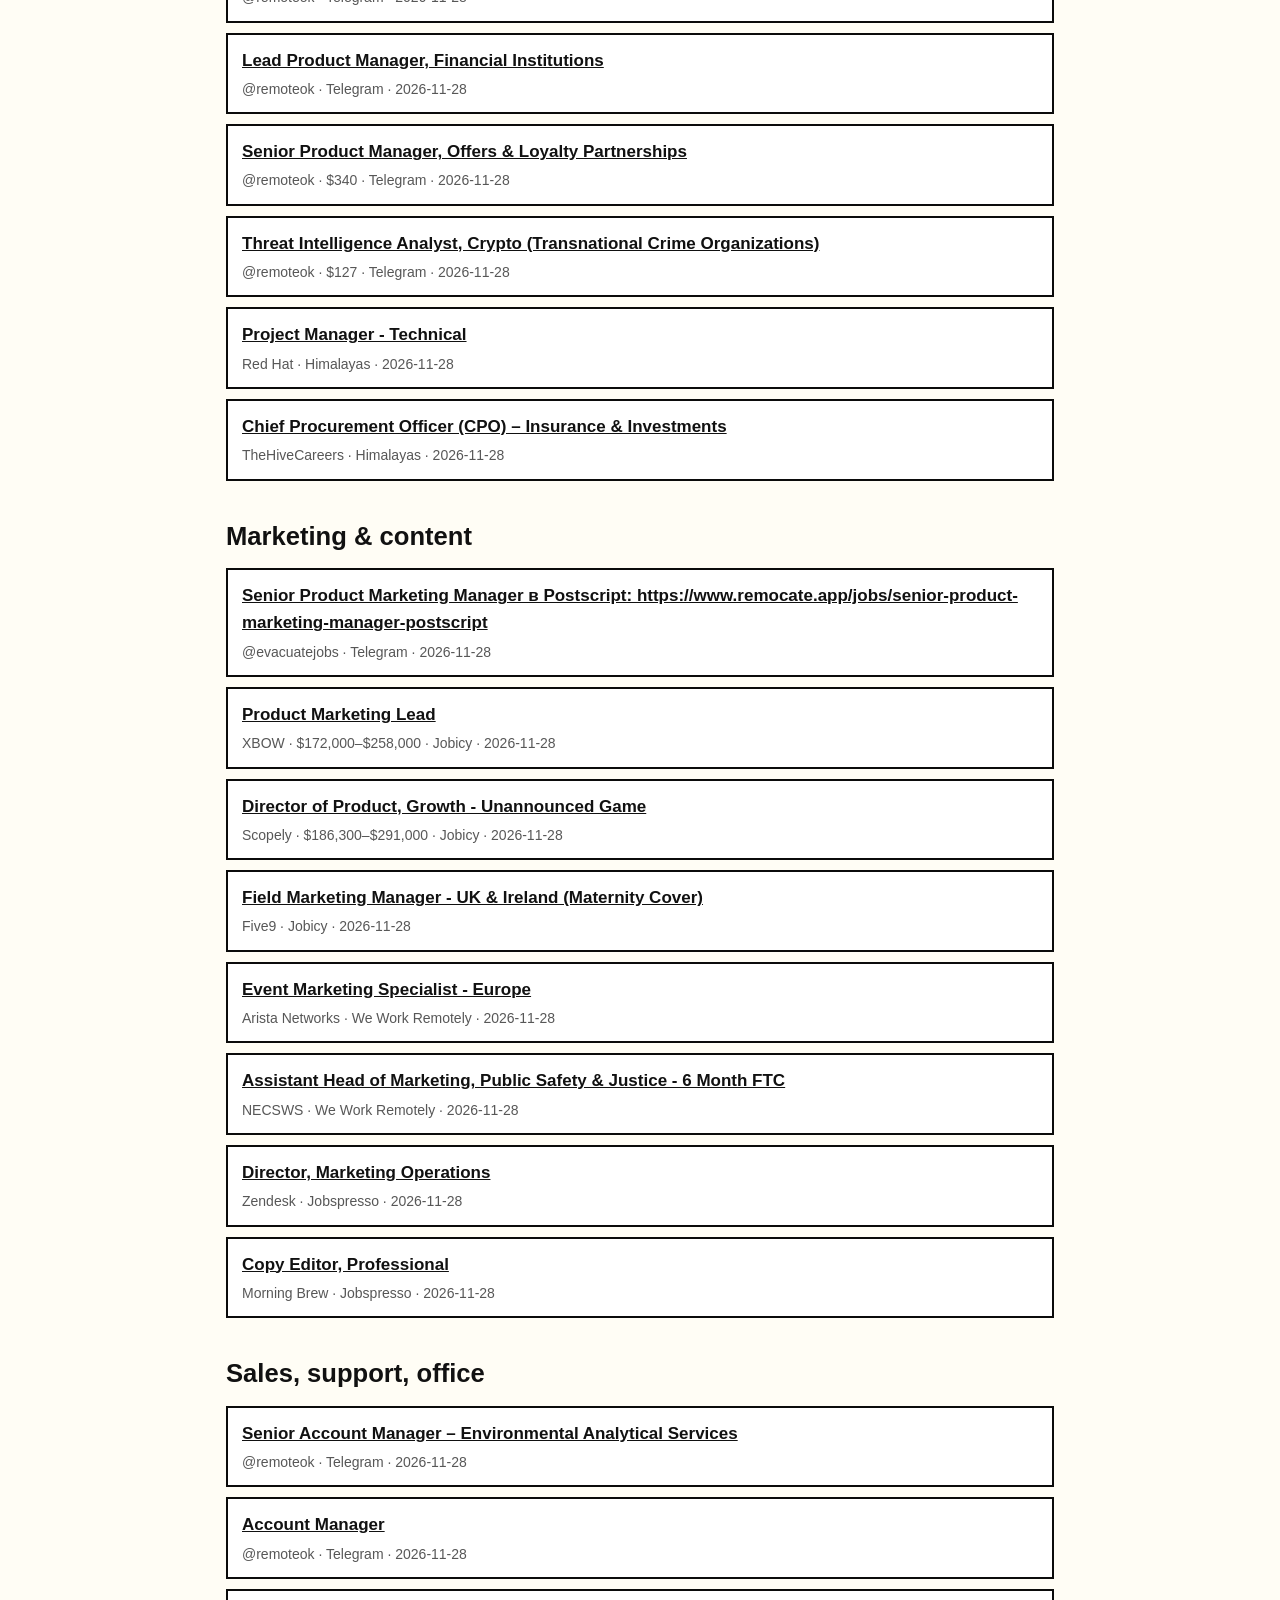
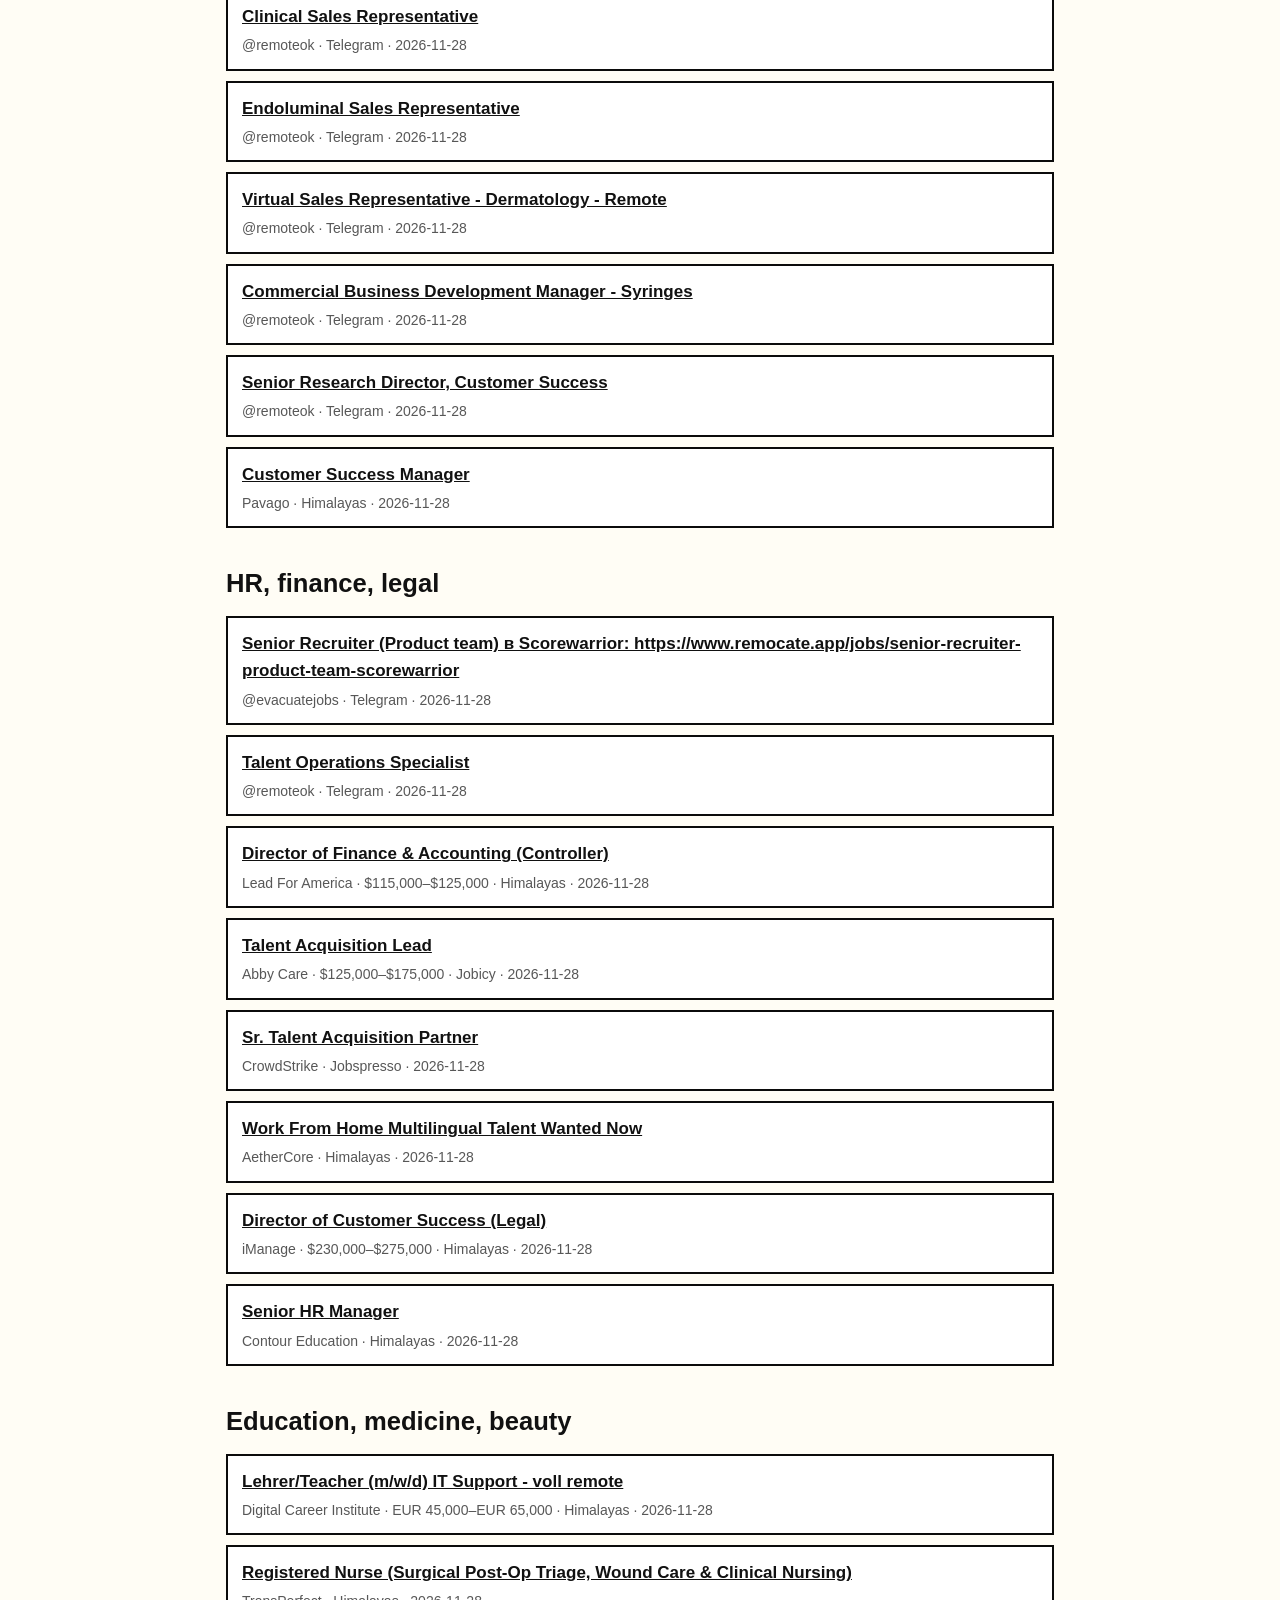
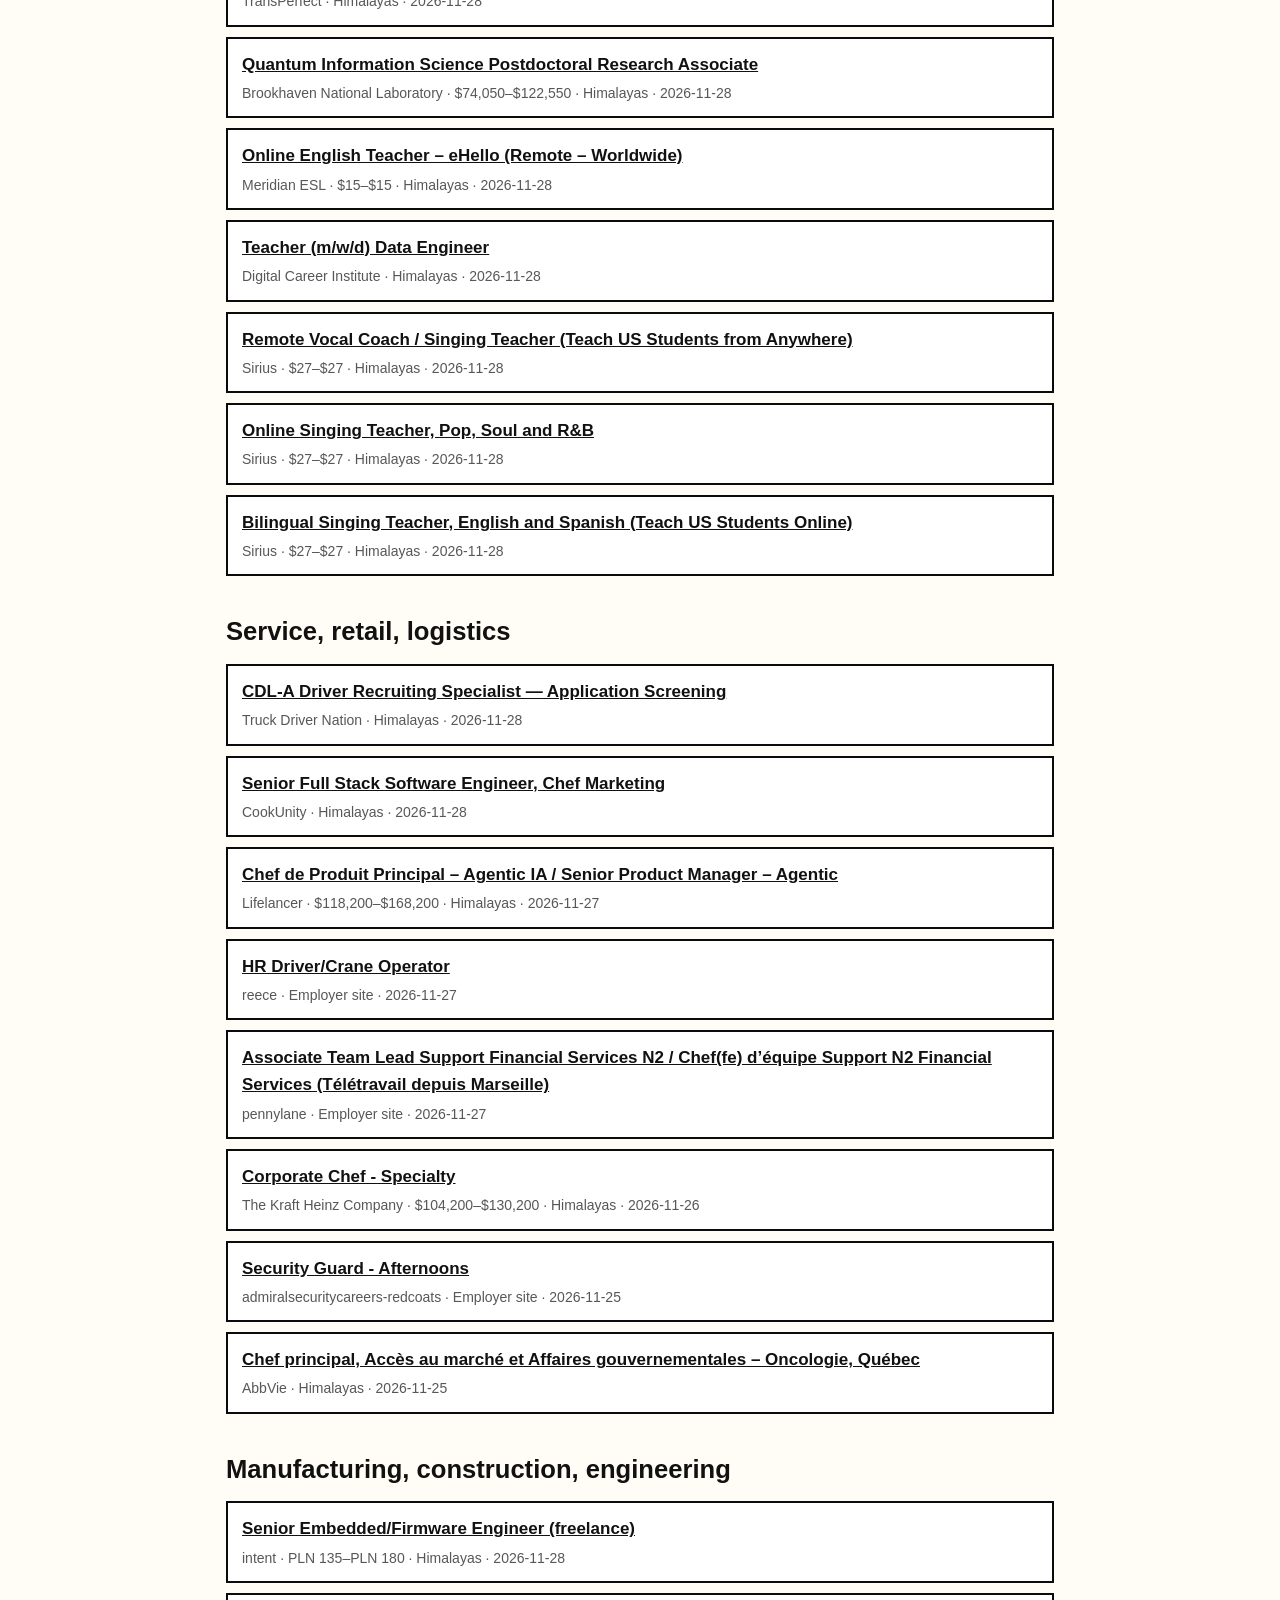
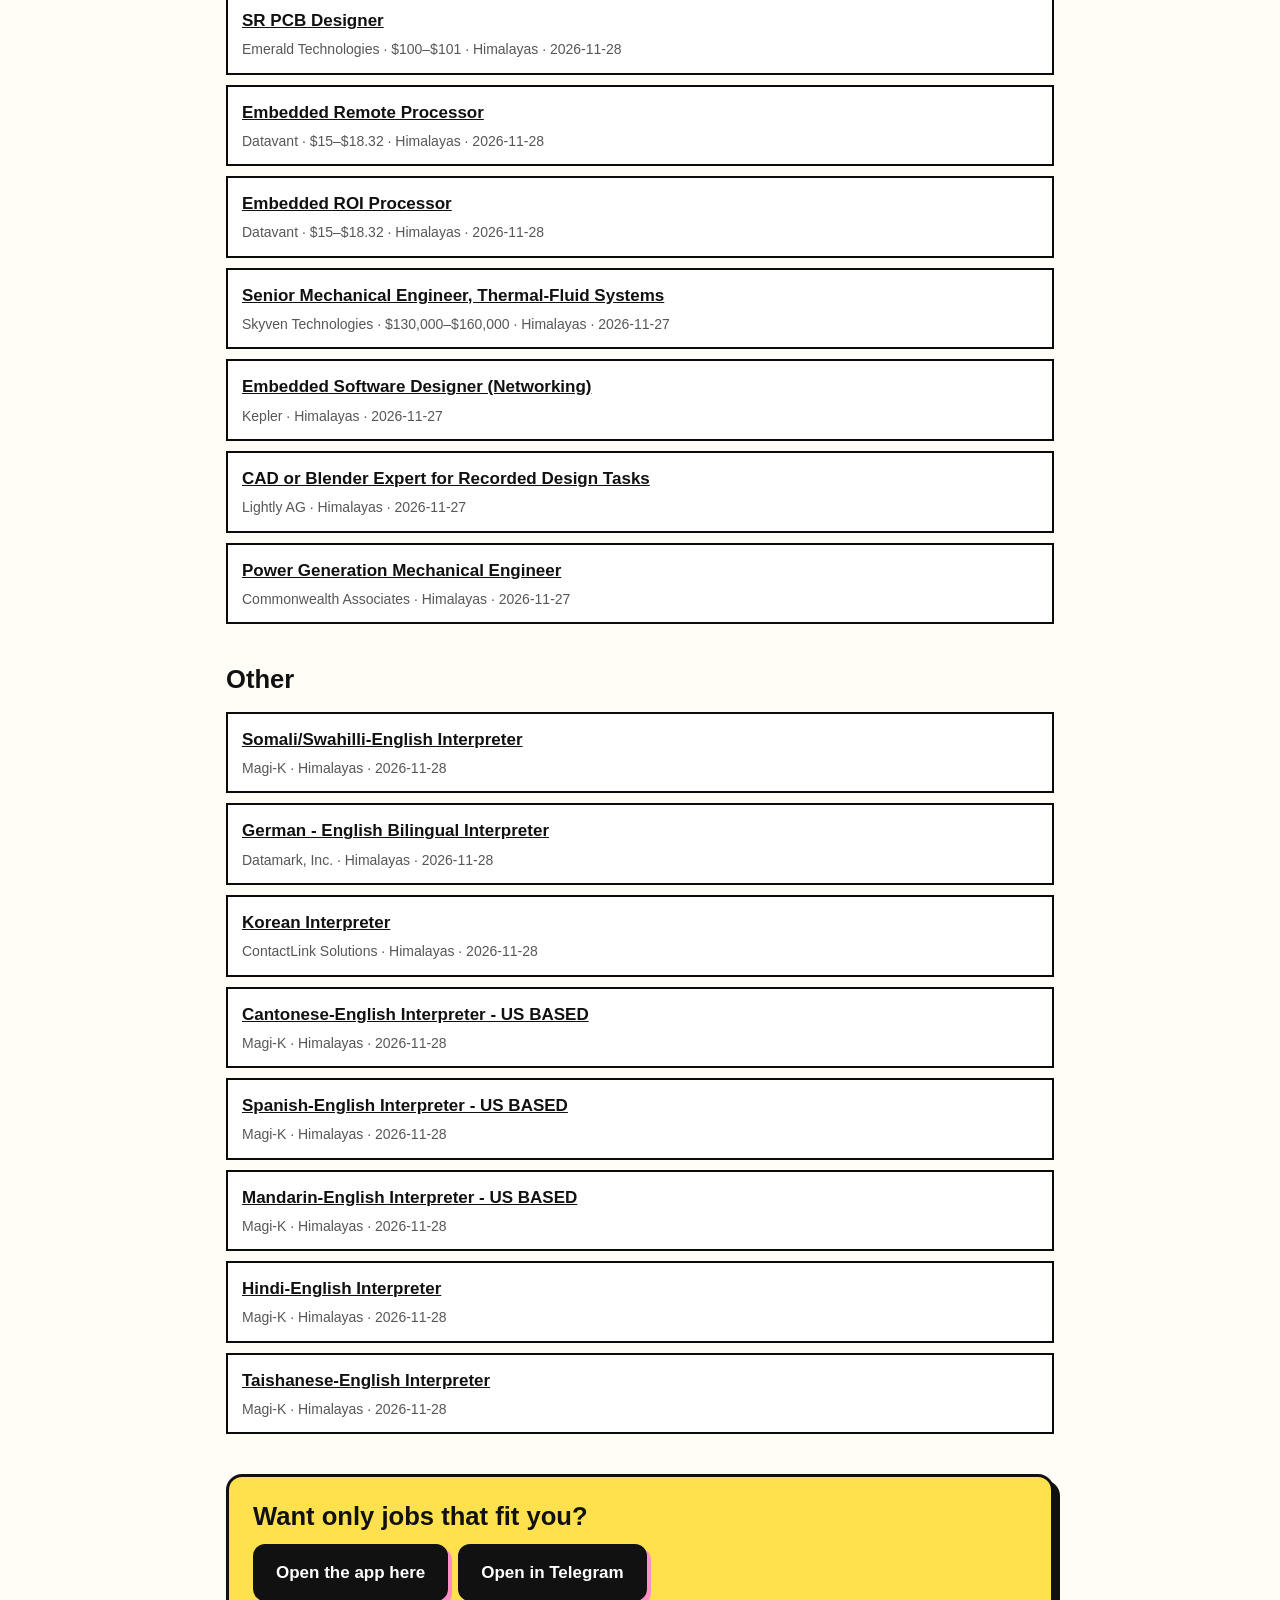
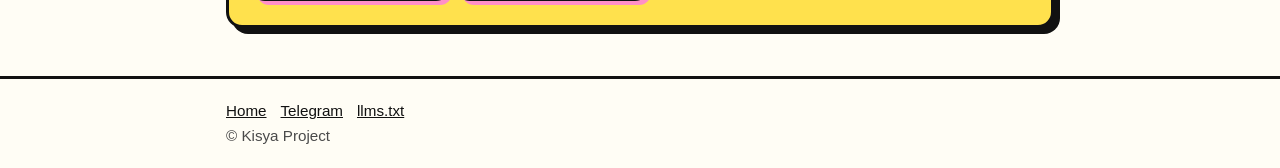
<file: en/jobs.html>
<!doctype html>
<html lang="en">
<head>
<meta charset="utf-8">
<meta name="viewport" content="width=device-width, initial-scale=1">
<title>Fresh remote jobs by field — Kisya Project</title>
<meta name="description" content="Remote jobs in English: fresh postings from job boards, employer career sites, Hacker News and Telegram channels, by field. Updated every few hours.">
<link rel="canonical" href="https://kam1dzu00.github.io/kisya-project/en/jobs.html">
<link rel="alternate" hreflang="ru" href="https://kam1dzu00.github.io/kisya-project/vakansii.html">
<link rel="alternate" hreflang="en" href="https://kam1dzu00.github.io/kisya-project/en/jobs.html">
<meta property="og:title" content="Fresh remote jobs by field — Kisya Project">
<meta property="og:description" content="Remote jobs in English: fresh postings from job boards, employer career sites, Hacker News and Telegram channels, by field. Updated every few hours.">
<meta property="og:url" content="https://kam1dzu00.github.io/kisya-project/en/jobs.html">
<meta property="og:image" content="https://kam1dzu00.github.io/kisya-project/cover.png">
<link rel="stylesheet" href="../style.css">
<style>.jobs{list-style:none;padding:0}.jobs li{border:2px solid #0b0b0b;padding:12px 14px;margin:10px 0;background:#fff}.jobs a{font-weight:700}.jobs .meta{display:block;font-size:14px;opacity:.7;margin-top:4px}.btns{display:flex;flex-wrap:wrap;gap:10px}</style>
<script type="application/ld+json">{"@context":"https://schema.org","@type":"CollectionPage","name":"Fresh remote jobs","description":"Remote jobs in English: fresh postings from job boards, employer career sites, Hacker News and Telegram channels, by field. Updated every few hours.","url":"https://kam1dzu00.github.io/kisya-project/en/jobs.html","inLanguage":"en","dateModified":"2026-11-28","isPartOf":{"@type":"WebSite","name":"Kisya Project","url":"https://kam1dzu00.github.io/kisya-project/"}}</script>
</head>
<body>
<header class="top"><div class="wrap"><a class="logo" href="../en/">● Kisya Project</a><a class="btn" href="../app/?lang=en">Open the app here</a></div></header>
<main class="wrap">
<h1>Fresh remote jobs</h1>
<p class="lead">The latest English-language remote jobs Kisya found. This is a showcase: in the app the feed is tailored to your profession, location and salary, and the bot sends new ones on its own.</p>
<p><small>Updated: 2026-11-28 · <a href="../vakansii.html">Вакансии на русском</a></small></p>
<h2>Design &amp; graphics</h2>
<ul class="jobs">
  <li><a href="https://himalayas.app/companies/pavago/jobs/senior-brand-designer-1260295034?utm_source=api" rel="nofollow noopener" target="_blank">Senior Brand Designer</a><span class="meta">Pavago · Himalayas · 2026-11-28</span></li>
  <li><a href="https://himalayas.app/companies/pavago/jobs/project-architect-1221270288?utm_source=api" rel="nofollow noopener" target="_blank">Project Architect</a><span class="meta">Pavago · Himalayas · 2026-11-28</span></li>
  <li><a href="https://himalayas.app/companies/mcgraw-hill/jobs/uipath-analyst-designer?utm_source=api" rel="nofollow noopener" target="_blank">UIPath Analyst &amp; Designer</a><span class="meta">McGraw Hill · $108,175–$120,000 · Himalayas · 2026-11-28</span></li>
  <li><a href="https://himalayas.app/companies/mcgraw-hill/jobs/academic-designer?utm_source=api" rel="nofollow noopener" target="_blank">Academic Designer</a><span class="meta">McGraw Hill · $54,500–$62,000 · Himalayas · 2026-11-28</span></li>
  <li><a href="https://himalayas.app/companies/gto-wizard/jobs/senior-graphic-designer?utm_source=api" rel="nofollow noopener" target="_blank">Senior Graphic Designer</a><span class="meta">GTO Wizard · Himalayas · 2026-11-28</span></li>
  <li><a href="https://himalayas.app/companies/hadley-designs/jobs/junior-product-illustrator-3546084088?utm_source=api" rel="nofollow noopener" target="_blank">Junior Product Illustrator</a><span class="meta">Hadley Designs · Himalayas · 2026-11-28</span></li>
  <li><a href="https://himalayas.app/companies/bertelsmann-se-co-kgaa/jobs/senior-designer-open-to-remote-new-york-1745-broadway-united-states?utm_source=api" rel="nofollow noopener" target="_blank">Senior Designer - (Open to remote) (New York, 1745 Broadway, United States)</a><span class="meta">Bertelsmann SE &amp; Co. KGaA · $77,500–$77,500 · Himalayas · 2026-11-28</span></li>
  <li><a href="https://himalayas.app/companies/paintgun/jobs/graphic-designer-freelance?utm_source=api" rel="nofollow noopener" target="_blank">Graphic Designer (Freelance)</a><span class="meta">Paintgun · Himalayas · 2026-11-28</span></li>
</ul>
<h2>Video, animation, 3D</h2>
<ul class="jobs">
  <li><a href="https://t.me/evacuatejobs/6910" rel="nofollow noopener" target="_blank">Senior 3D Artist в Scorewarrior: https://www.remocate.app/jobs/senior-3d-artist-scorewarrior</a><span class="meta">@evacuatejobs · Telegram · 2026-11-28</span></li>
  <li><a href="https://himalayas.app/companies/supportyourapp/jobs/fluent-english-french-video-editor-for-social-media-content-2606075001?utm_source=api" rel="nofollow noopener" target="_blank">(Fluent English &amp; French) Video Editor for Social Media Content</a><span class="meta">SupportYourApp · Himalayas · 2026-11-28</span></li>
  <li><a href="https://himalayas.app/companies/elevate-teams/jobs/youtube-podcast-growth-producer-remote-latam-pr1?utm_source=api" rel="nofollow noopener" target="_blank">YouTube &amp; Podcast Growth Producer - Remote (LATAM)  #PR1</a><span class="meta">Elevate Teams · Himalayas · 2026-11-28</span></li>
  <li><a href="https://himalayas.app/companies/electrify-video-partners/jobs/youtube-publishing-lead-astrum?utm_source=api" rel="nofollow noopener" target="_blank">YouTube Publishing Lead, Astrum</a><span class="meta">Electrify Video Partners · GBP 37,000–GBP 40,000 · Himalayas · 2026-11-28</span></li>
  <li><a href="https://himalayas.app/companies/pubity-group-ltd/jobs/freelance-video-editor-creator-content?utm_source=api" rel="nofollow noopener" target="_blank">Freelance Video Editor - Creator Content</a><span class="meta">Pubity Group Ltd · Himalayas · 2026-11-28</span></li>
  <li><a href="https://himalayas.app/companies/pearl-talent/jobs/remote-senior-video-editor?utm_source=api" rel="nofollow noopener" target="_blank">Remote Senior Video Editor</a><span class="meta">Pearl Talent · Himalayas · 2026-11-28</span></li>
  <li><a href="https://himalayas.app/companies/the-atlantic-monthly-group-llc/jobs/video-editor-podcasts?utm_source=api" rel="nofollow noopener" target="_blank">Video Editor, Podcasts</a><span class="meta">The Atlantic Monthly Group LLC · $85,000–$100,000 · Himalayas · 2026-11-28</span></li>
  <li><a href="https://himalayas.app/companies/brisby-media/jobs/youtube-channel-manager?utm_source=api" rel="nofollow noopener" target="_blank">YouTube Channel Manager</a><span class="meta">Brisby Media · Himalayas · 2026-11-28</span></li>
</ul>
<h2>IT &amp; development</h2>
<ul class="jobs">
  <li><a href="https://t.me/evacuatejobs/6909" rel="nofollow noopener" target="_blank">Senior Data Scientist (Marketing) в Scorewarrior: https://www.remocate.app/jobs/senior-data-scientist-marketing-scorewarrior</a><span class="meta">@evacuatejobs · Telegram · 2026-11-28</span></li>
  <li><a href="https://t.me/Gamedevjobs/7782" rel="nofollow noopener" target="_blank">BACKEND DEVELOPER (NODE/TS) | REMOTE GLOBAL | GAMEDEV (MOBILE GTA) #remote #fulltime #itjob #backend #node #gamedev https://teletype.in/@remoteit/JIcstAwuC90</a><span class="meta">@Gamedevjobs · Telegram · 2026-11-28</span></li>
  <li><a href="https://t.me/jobs_web3/8057" rel="nofollow noopener" target="_blank">👤 Software Engineer, Web3 Backend</a><span class="meta">@jobs_web3 · Telegram · 2026-11-28</span></li>
  <li><a href="https://t.me/remoteok/21343" rel="nofollow noopener" target="_blank">Principal AI Translation Architect 200 Languages Rust</a><span class="meta">@remoteok · Telegram · 2026-11-28</span></li>
  <li><a href="https://t.me/Gamedevjobs/7781" rel="nofollow noopener" target="_blank">QA ENGINEER (GAMEDEV) | REMOTE RU | LAST LEVEL #remote #fulltime #itjob #qa #gamedev https://teletype.in/@remoteit/huDXwUO1gBI</a><span class="meta">@Gamedevjobs · Telegram · 2026-11-28</span></li>
  <li><a href="https://t.me/remoteok/21332" rel="nofollow noopener" target="_blank">Senior Full-Stack Engineer (React/node) (Backend-Focused) - Real Estate - Brazil/remote</a><span class="meta">@remoteok · Telegram · 2026-11-28</span></li>
  <li><a href="https://t.me/remoteok/21331" rel="nofollow noopener" target="_blank">Senior Data Engineer - Real Estate</a><span class="meta">@remoteok · Telegram · 2026-11-28</span></li>
  <li><a href="https://t.me/remoteok/21330" rel="nofollow noopener" target="_blank">Senior Data Engineer - Real Estate - Brazil</a><span class="meta">@remoteok · Telegram · 2026-11-28</span></li>
</ul>
<h2>AI &amp; neural networks</h2>
<ul class="jobs">
  <li><a href="https://t.me/globalAIjobs/170" rel="nofollow noopener" target="_blank">OpenAI is hiring Geotechnical Engineer</a><span class="meta">@globalAIjobs · Telegram · 2026-11-28</span></li>
  <li><a href="https://himalayas.app/companies/berry-virtual-medvirtual-ai-virtual/jobs/ai-researcher-implementation-coordinator?utm_source=api" rel="nofollow noopener" target="_blank">AI Researcher &amp; Implementation Coordinator</a><span class="meta">Berry Virtual | MedVirtual | AI Virtual · Himalayas · 2026-11-28</span></li>
  <li><a href="https://jobicy.com/jobs/164659-ai-engineer-ftc" rel="nofollow noopener" target="_blank">AI Engineer (FTC)</a><span class="meta">Masabi · Jobicy · 2026-11-28</span></li>
  <li><a href="https://himalayas.app/companies/description-ciklum/jobs/expert-ai-engineer-662913849?utm_source=api" rel="nofollow noopener" target="_blank">Expert AI Engineer</a><span class="meta">Description Ciklum · Himalayas · 2026-11-28</span></li>
  <li><a href="https://himalayas.app/companies/elevate-teams/jobs/full-stack-ai-engineer-latam-full-time-lid1?utm_source=api" rel="nofollow noopener" target="_blank">Full-stack AI engineer (LATAM) | Full-Time #LID1</a><span class="meta">Elevate Teams · $30–$50 · Himalayas · 2026-11-28</span></li>
  <li><a href="https://himalayas.app/companies/pavago/jobs/ai-systems-engineer-llm-ai-agent-development-7039127919?utm_source=api" rel="nofollow noopener" target="_blank">AI Systems Engineer (LLM &amp; AI Agent Development)</a><span class="meta">Pavago · Himalayas · 2026-11-28</span></li>
  <li><a href="https://himalayas.app/companies/dacodes/jobs/senior-informatica-cai-developer-idmc?utm_source=api" rel="nofollow noopener" target="_blank">Senior Informatica CAI Developer (IDMC)</a><span class="meta">DaCodes · Himalayas · 2026-11-28</span></li>
  <li><a href="https://himalayas.app/companies/limble/jobs/ai-ml-engineer-iii?utm_source=api" rel="nofollow noopener" target="_blank">AI/ML Engineer III</a><span class="meta">Limble · $150,000–$190,000 · Himalayas · 2026-11-28</span></li>
</ul>
<h2>Game dev</h2>
<ul class="jobs">
  <li><a href="https://t.me/Gamedevjobs/7783" rel="nofollow noopener" target="_blank">SENIOR / LEAD UNITY DEVELOPER | REMOTE RU | VK (УЧИ.РУ) #remote #fulltime #itjob #client #unity https://teletype.in/@remoteit/fDyXPOY9TaO</a><span class="meta">@Gamedevjobs · Telegram · 2026-11-28</span></li>
  <li><a href="https://t.me/remotejobss/13500" rel="nofollow noopener" target="_blank">💼 JOB OPPORTUNITY</a><span class="meta">@remotejobss · Telegram · 2026-11-28</span></li>
  <li><a href="https://t.me/cryptojobslist/11761" rel="nofollow noopener" target="_blank">Mock interview question for community managers:</a><span class="meta">@cryptojobslist · Telegram · 2026-11-28</span></li>
  <li><a href="https://jobicy.com/jobs/164657-community-lead-talent-acquisition-advisor-amer" rel="nofollow noopener" target="_blank">Community Lead &amp; Talent Acquisition Advisor - AMER</a><span class="meta">Ashby · $145,000–$186,000 · Jobicy · 2026-11-28</span></li>
  <li><a href="https://datamundi.bamboohr.com/careers/635" rel="nofollow noopener" target="_blank">Freelance Opportunity – STEM, Life Sciences &amp; Engineering Experts (USA)</a><span class="meta">datamundi · Employer site · 2026-11-28</span></li>
  <li><a href="https://datamundi.bamboohr.com/careers/634" rel="nofollow noopener" target="_blank">Freelance Opportunity – 1P Health Domain Experts (US)</a><span class="meta">datamundi · Employer site · 2026-11-28</span></li>
  <li><a href="https://himalayas.app/companies/aethercore/jobs/remote-job-oportunity-for-multilinguals-what-are-you-waiting-for-apply-now?utm_source=api" rel="nofollow noopener" target="_blank">Remote JOB OPORTUNITY for MULTILINGUALS, What are you waiting for? Apply NOW!</a><span class="meta">AetherCore · Himalayas · 2026-11-28</span></li>
  <li><a href="https://himalayas.app/companies/enjoy-gaming-llc/jobs/2d-artist-slots?utm_source=api" rel="nofollow noopener" target="_blank">2D Artist (Slots)</a><span class="meta">Enjoy Gaming LLC · Himalayas · 2026-11-28</span></li>
</ul>
<h2>Product, projects, analytics</h2>
<ul class="jobs">
  <li><a href="https://t.me/evacuatejobs/6907" rel="nofollow noopener" target="_blank">Staff Compensation Analyst в Mozilla: https://www.remocate.app/jobs/staff-compensation-analyst-mozilla</a><span class="meta">@evacuatejobs · Telegram · 2026-11-28</span></li>
  <li><a href="https://t.me/remoteok/21335" rel="nofollow noopener" target="_blank">Senior Product Manager, Custody</a><span class="meta">@remoteok · $232 · Telegram · 2026-11-28</span></li>
  <li><a href="https://t.me/remoteok/21334" rel="nofollow noopener" target="_blank">Logistics Analyst</a><span class="meta">@remoteok · Telegram · 2026-11-28</span></li>
  <li><a href="https://t.me/remoteok/21329" rel="nofollow noopener" target="_blank">Lead Product Manager, Financial Institutions</a><span class="meta">@remoteok · Telegram · 2026-11-28</span></li>
  <li><a href="https://t.me/remoteok/21328" rel="nofollow noopener" target="_blank">Senior Product Manager, Offers &amp; Loyalty Partnerships</a><span class="meta">@remoteok · $340 · Telegram · 2026-11-28</span></li>
  <li><a href="https://t.me/remoteok/21327" rel="nofollow noopener" target="_blank">Threat Intelligence Analyst, Crypto (Transnational Crime Organizations)</a><span class="meta">@remoteok · $127 · Telegram · 2026-11-28</span></li>
  <li><a href="https://himalayas.app/companies/red-hat/jobs/project-manager-technical?utm_source=api" rel="nofollow noopener" target="_blank">Project Manager - Technical</a><span class="meta">Red Hat · Himalayas · 2026-11-28</span></li>
  <li><a href="https://himalayas.app/companies/thehivecareers/jobs/chief-procurement-officer-cpo-insurance-investments-1488363767?utm_source=api" rel="nofollow noopener" target="_blank">Chief Procurement Officer (CPO) – Insurance &amp; Investments</a><span class="meta">TheHiveCareers · Himalayas · 2026-11-28</span></li>
</ul>
<h2>Marketing &amp; content</h2>
<ul class="jobs">
  <li><a href="https://t.me/evacuatejobs/6904" rel="nofollow noopener" target="_blank">Senior Product Marketing Manager в Postscript: https://www.remocate.app/jobs/senior-product-marketing-manager-postscript</a><span class="meta">@evacuatejobs · Telegram · 2026-11-28</span></li>
  <li><a href="https://jobicy.com/jobs/164627-product-marketing-lead-5" rel="nofollow noopener" target="_blank">Product Marketing Lead</a><span class="meta">XBOW · $172,000–$258,000 · Jobicy · 2026-11-28</span></li>
  <li><a href="https://jobicy.com/jobs/164638-director-of-product-growth-unannounced-game" rel="nofollow noopener" target="_blank">Director of Product, Growth - Unannounced Game</a><span class="meta">Scopely · $186,300–$291,000 · Jobicy · 2026-11-28</span></li>
  <li><a href="https://jobicy.com/jobs/164666-field-marketing-manager-uk-ireland-maternity-cover" rel="nofollow noopener" target="_blank">Field Marketing Manager - UK &amp; Ireland (Maternity Cover)</a><span class="meta">Five9 · Jobicy · 2026-11-28</span></li>
  <li><a href="https://weworkremotely.com/remote-jobs/arista-networks-event-marketing-specialist-europe" rel="nofollow noopener" target="_blank">Event Marketing Specialist - Europe</a><span class="meta">Arista Networks · We Work Remotely · 2026-11-28</span></li>
  <li><a href="https://weworkremotely.com/remote-jobs/necsws-assistant-head-of-marketing-public-safety-justice-6-month-ftc" rel="nofollow noopener" target="_blank">Assistant Head of Marketing, Public Safety &amp; Justice - 6 Month FTC</a><span class="meta">NECSWS · We Work Remotely · 2026-11-28</span></li>
  <li><a href="https://jobspresso.co/job/director-marketing-operations-zendesk/" rel="nofollow noopener" target="_blank">Director, Marketing Operations</a><span class="meta">Zendesk · Jobspresso · 2026-11-28</span></li>
  <li><a href="https://jobspresso.co/job/copy-editor-professional-morning-brew/" rel="nofollow noopener" target="_blank">Copy Editor, Professional</a><span class="meta">Morning Brew · Jobspresso · 2026-11-28</span></li>
</ul>
<h2>Sales, support, office</h2>
<ul class="jobs">
  <li><a href="https://t.me/remoteok/21350" rel="nofollow noopener" target="_blank">Senior Account Manager – Environmental Analytical Services</a><span class="meta">@remoteok · Telegram · 2026-11-28</span></li>
  <li><a href="https://t.me/remoteok/21347" rel="nofollow noopener" target="_blank">Account Manager</a><span class="meta">@remoteok · Telegram · 2026-11-28</span></li>
  <li><a href="https://t.me/remoteok/21346" rel="nofollow noopener" target="_blank">Clinical Sales Representative</a><span class="meta">@remoteok · Telegram · 2026-11-28</span></li>
  <li><a href="https://t.me/remoteok/21345" rel="nofollow noopener" target="_blank">Endoluminal Sales Representative</a><span class="meta">@remoteok · Telegram · 2026-11-28</span></li>
  <li><a href="https://t.me/remoteok/21342" rel="nofollow noopener" target="_blank">Virtual Sales Representative - Dermatology - Remote</a><span class="meta">@remoteok · Telegram · 2026-11-28</span></li>
  <li><a href="https://t.me/remoteok/21340" rel="nofollow noopener" target="_blank">Commercial Business Development Manager - Syringes</a><span class="meta">@remoteok · Telegram · 2026-11-28</span></li>
  <li><a href="https://t.me/remoteok/21339" rel="nofollow noopener" target="_blank">Senior Research Director, Customer Success</a><span class="meta">@remoteok · Telegram · 2026-11-28</span></li>
  <li><a href="https://himalayas.app/companies/pavago/jobs/customer-success-manager-9462263060?utm_source=api" rel="nofollow noopener" target="_blank">Customer Success Manager</a><span class="meta">Pavago · Himalayas · 2026-11-28</span></li>
</ul>
<h2>HR, finance, legal</h2>
<ul class="jobs">
  <li><a href="https://t.me/evacuatejobs/6908" rel="nofollow noopener" target="_blank">Senior Recruiter (Product team) в Scorewarrior: https://www.remocate.app/jobs/senior-recruiter-product-team-scorewarrior</a><span class="meta">@evacuatejobs · Telegram · 2026-11-28</span></li>
  <li><a href="https://t.me/remoteok/21336" rel="nofollow noopener" target="_blank">Talent Operations Specialist</a><span class="meta">@remoteok · Telegram · 2026-11-28</span></li>
  <li><a href="https://himalayas.app/companies/lead-for-america/jobs/director-of-finance-accounting-controller?utm_source=api" rel="nofollow noopener" target="_blank">Director of Finance &amp; Accounting (Controller)</a><span class="meta">Lead For America · $115,000–$125,000 · Himalayas · 2026-11-28</span></li>
  <li><a href="https://jobicy.com/jobs/164644-talent-acquisition-lead" rel="nofollow noopener" target="_blank">Talent Acquisition Lead</a><span class="meta">Abby Care · $125,000–$175,000 · Jobicy · 2026-11-28</span></li>
  <li><a href="https://jobspresso.co/job/sr-talent-acquisition-partner-crowdstrike/" rel="nofollow noopener" target="_blank">Sr. Talent Acquisition Partner</a><span class="meta">CrowdStrike · Jobspresso · 2026-11-28</span></li>
  <li><a href="https://himalayas.app/companies/aethercore/jobs/work-from-home-multilingual-talent-wanted-now?utm_source=api" rel="nofollow noopener" target="_blank">Work From Home  Multilingual Talent Wanted Now</a><span class="meta">AetherCore · Himalayas · 2026-11-28</span></li>
  <li><a href="https://himalayas.app/companies/imanage/jobs/director-of-customer-success-legal?utm_source=api" rel="nofollow noopener" target="_blank">Director of Customer Success (Legal)</a><span class="meta">iManage · $230,000–$275,000 · Himalayas · 2026-11-28</span></li>
  <li><a href="https://himalayas.app/companies/contour-education/jobs/senior-hr-manager?utm_source=api" rel="nofollow noopener" target="_blank">Senior HR Manager</a><span class="meta">Contour Education · Himalayas · 2026-11-28</span></li>
</ul>
<h2>Education, medicine, beauty</h2>
<ul class="jobs">
  <li><a href="https://himalayas.app/companies/digital-career-institute/jobs/lehrer-teacher-m-w-d-it-support-voll-remote?utm_source=api" rel="nofollow noopener" target="_blank">Lehrer/Teacher (m/w/d) IT Support - voll remote</a><span class="meta">Digital Career Institute · EUR 45,000–EUR 65,000 · Himalayas · 2026-11-28</span></li>
  <li><a href="https://himalayas.app/companies/transperfect/jobs/registered-nurse-surgical-post-op-triage-wound-care-clinical-nursing?utm_source=api" rel="nofollow noopener" target="_blank">Registered Nurse (Surgical Post-Op Triage, Wound Care &amp; Clinical Nursing)</a><span class="meta">TransPerfect · Himalayas · 2026-11-28</span></li>
  <li><a href="https://himalayas.app/companies/brookhaven-national-laboratory/jobs/quantum-information-science-postdoctoral-research-associate?utm_source=api" rel="nofollow noopener" target="_blank">Quantum Information Science Postdoctoral Research Associate</a><span class="meta">Brookhaven National Laboratory · $74,050–$122,550 · Himalayas · 2026-11-28</span></li>
  <li><a href="https://himalayas.app/companies/meridian-esl/jobs/online-english-teacher-ehello-remote-worldwide?utm_source=api" rel="nofollow noopener" target="_blank">Online English Teacher – eHello (Remote – Worldwide)</a><span class="meta">Meridian ESL · $15–$15 · Himalayas · 2026-11-28</span></li>
  <li><a href="https://himalayas.app/companies/digital-career-institute/jobs/teacher-m-w-d-data-engineer?utm_source=api" rel="nofollow noopener" target="_blank">Teacher (m/w/d) Data Engineer</a><span class="meta">Digital Career Institute · Himalayas · 2026-11-28</span></li>
  <li><a href="https://himalayas.app/companies/thesirius/jobs/remote-vocal-coach-singing-teacher-teach-us-students-from-anywhere?utm_source=api" rel="nofollow noopener" target="_blank">Remote Vocal Coach / Singing Teacher (Teach US Students from Anywhere)</a><span class="meta">Sirius · $27–$27 · Himalayas · 2026-11-28</span></li>
  <li><a href="https://himalayas.app/companies/thesirius/jobs/online-singing-teacher-pop-soul-and-r-b?utm_source=api" rel="nofollow noopener" target="_blank">Online Singing Teacher, Pop, Soul and R&amp;B</a><span class="meta">Sirius · $27–$27 · Himalayas · 2026-11-28</span></li>
  <li><a href="https://himalayas.app/companies/thesirius/jobs/bilingual-singing-teacher-english-and-spanish-teach-us-students-online?utm_source=api" rel="nofollow noopener" target="_blank">Bilingual Singing Teacher, English and Spanish (Teach US Students Online)</a><span class="meta">Sirius · $27–$27 · Himalayas · 2026-11-28</span></li>
</ul>
<h2>Service, retail, logistics</h2>
<ul class="jobs">
  <li><a href="https://himalayas.app/companies/truck-driver-nation/jobs/cdl-a-driver-recruiting-specialist-application-screening?utm_source=api" rel="nofollow noopener" target="_blank">CDL-A Driver Recruiting Specialist — Application Screening</a><span class="meta">Truck Driver Nation · Himalayas · 2026-11-28</span></li>
  <li><a href="https://himalayas.app/companies/cookunity/jobs/senior-full-stack-software-engineer-chef-marketing?utm_source=api" rel="nofollow noopener" target="_blank">Senior Full Stack Software Engineer, Chef Marketing</a><span class="meta">CookUnity · Himalayas · 2026-11-28</span></li>
  <li><a href="https://himalayas.app/companies/lifelancer/jobs/chef-de-produit-principal-agentic-ia-senior-product-manager-agentic-4319090594?utm_source=api" rel="nofollow noopener" target="_blank">Chef de Produit Principal – Agentic IA / Senior Product Manager – Agentic</a><span class="meta">Lifelancer · $118,200–$168,200 · Himalayas · 2026-11-27</span></li>
  <li><a href="https://reece.wd105.myworkdayjobs.com/reececareers/job/HR-Driver-Crane-Operator_R-00030958" rel="nofollow noopener" target="_blank">HR Driver/Crane Operator</a><span class="meta">reece · Employer site · 2026-11-27</span></li>
  <li><a href="https://jobs.ashbyhq.com/pennylane/e11ccd34-df89-470c-852e-6ed13a88e4e8" rel="nofollow noopener" target="_blank">Associate Team Lead Support Financial Services N2 / Chef(fe) d’équipe Support N2 Financial Services (Télétravail depuis Marseille)</a><span class="meta">pennylane · Employer site · 2026-11-27</span></li>
  <li><a href="https://himalayas.app/companies/the-kraft-heinz-company/jobs/corporate-chef-specialty?utm_source=api" rel="nofollow noopener" target="_blank">Corporate Chef - Specialty</a><span class="meta">The Kraft Heinz Company · $104,200–$130,200 · Himalayas · 2026-11-26</span></li>
  <li><a href="https://admiralsecuritycareers-redcoats.icims.com/jobs/18141/security-guard---afternoons/job" rel="nofollow noopener" target="_blank">Security Guard - Afternoons</a><span class="meta">admiralsecuritycareers-redcoats · Employer site · 2026-11-25</span></li>
  <li><a href="https://himalayas.app/companies/abbvie/jobs/chef-principal-acces-au-marche-et-affaires-gouvernementales-oncologie-quebec-7975112767?utm_source=api" rel="nofollow noopener" target="_blank">Chef principal, Accès au marché et Affaires gouvernementales – Oncologie, Québec</a><span class="meta">AbbVie · Himalayas · 2026-11-25</span></li>
</ul>
<h2>Manufacturing, construction, engineering</h2>
<ul class="jobs">
  <li><a href="https://himalayas.app/companies/intent/jobs/senior-embedded-firmware-engineer-freelance?utm_source=api" rel="nofollow noopener" target="_blank">Senior Embedded/Firmware Engineer (freelance)</a><span class="meta">intent · PLN 135–PLN 180 · Himalayas · 2026-11-28</span></li>
  <li><a href="https://himalayas.app/companies/emerald-technologies/jobs/sr-pcb-designer?utm_source=api" rel="nofollow noopener" target="_blank">SR PCB Designer</a><span class="meta">Emerald Technologies · $100–$101 · Himalayas · 2026-11-28</span></li>
  <li><a href="https://himalayas.app/companies/datavant/jobs/embedded-remote-processor?utm_source=api" rel="nofollow noopener" target="_blank">Embedded Remote Processor</a><span class="meta">Datavant · $15–$18.32 · Himalayas · 2026-11-28</span></li>
  <li><a href="https://himalayas.app/companies/datavant/jobs/embedded-roi-processor-8633412966?utm_source=api" rel="nofollow noopener" target="_blank">Embedded ROI Processor</a><span class="meta">Datavant · $15–$18.32 · Himalayas · 2026-11-28</span></li>
  <li><a href="https://himalayas.app/companies/skyven-technologies/jobs/senior-mechanical-engineer-thermal-fluid-systems?utm_source=api" rel="nofollow noopener" target="_blank">Senior Mechanical Engineer, Thermal-Fluid Systems</a><span class="meta">Skyven Technologies · $130,000–$160,000 · Himalayas · 2026-11-27</span></li>
  <li><a href="https://himalayas.app/companies/getkepler/jobs/embedded-software-designer-networking?utm_source=api" rel="nofollow noopener" target="_blank">Embedded Software Designer (Networking)</a><span class="meta">Kepler · Himalayas · 2026-11-27</span></li>
  <li><a href="https://himalayas.app/companies/lightly-ag/jobs/cad-or-blender-expert-for-recorded-design-tasks?utm_source=api" rel="nofollow noopener" target="_blank">CAD or Blender Expert for Recorded Design Tasks</a><span class="meta">Lightly AG · Himalayas · 2026-11-27</span></li>
  <li><a href="https://himalayas.app/companies/commonwealth-associates/jobs/power-generation-mechanical-engineer?utm_source=api" rel="nofollow noopener" target="_blank">Power Generation Mechanical Engineer</a><span class="meta">Commonwealth Associates · Himalayas · 2026-11-27</span></li>
</ul>
<h2>Other</h2>
<ul class="jobs">
  <li><a href="https://himalayas.app/companies/magi-k/jobs/somali-swahilli-english-interpreter?utm_source=api" rel="nofollow noopener" target="_blank">Somali/Swahilli-English Interpreter</a><span class="meta">Magi-K · Himalayas · 2026-11-28</span></li>
  <li><a href="https://himalayas.app/companies/datamark-inc/jobs/german-english-bilingual-interpreter?utm_source=api" rel="nofollow noopener" target="_blank">German - English Bilingual Interpreter</a><span class="meta">Datamark, Inc. · Himalayas · 2026-11-28</span></li>
  <li><a href="https://himalayas.app/companies/contactlink-solutions/jobs/korean-interpreter-6408897977?utm_source=api" rel="nofollow noopener" target="_blank">Korean Interpreter</a><span class="meta">ContactLink Solutions · Himalayas · 2026-11-28</span></li>
  <li><a href="https://himalayas.app/companies/magi-k/jobs/cantonese-english-interpreter-us-based?utm_source=api" rel="nofollow noopener" target="_blank">Cantonese-English Interpreter - US BASED</a><span class="meta">Magi-K · Himalayas · 2026-11-28</span></li>
  <li><a href="https://himalayas.app/companies/magi-k/jobs/spanish-english-interpreter-us-based?utm_source=api" rel="nofollow noopener" target="_blank">Spanish-English Interpreter - US BASED</a><span class="meta">Magi-K · Himalayas · 2026-11-28</span></li>
  <li><a href="https://himalayas.app/companies/magi-k/jobs/mandarin-english-interpreter-us-based?utm_source=api" rel="nofollow noopener" target="_blank">Mandarin-English Interpreter - US BASED</a><span class="meta">Magi-K · Himalayas · 2026-11-28</span></li>
  <li><a href="https://himalayas.app/companies/magi-k/jobs/hindi-english-interpreter?utm_source=api" rel="nofollow noopener" target="_blank">Hindi-English Interpreter</a><span class="meta">Magi-K · Himalayas · 2026-11-28</span></li>
  <li><a href="https://himalayas.app/companies/magi-k/jobs/taishanese-english-interpreter?utm_source=api" rel="nofollow noopener" target="_blank">Taishanese-English Interpreter</a><span class="meta">Magi-K · Himalayas · 2026-11-28</span></li>
</ul>
<div class="cta"><h2 style="margin-top:0">Want only jobs that fit you?</h2><div class="btns"><a class="btn" href="../app/?lang=en">Open the app here</a><a class="btn" href="https://t.me/KisyaProject_Bot">Open in Telegram</a></div></div>
</main>
<footer><div class="wrap"><a href="../en/">Home</a><a href="https://t.me/KisyaProject_Bot">Telegram</a><a href="../llms.txt">llms.txt</a><br>© Kisya Project</div></footer>
</body>
</html>
</file>
<file: style.css>
:root{--ink:#111;--paper:#fffdf5;--yellow:#ffe14d;--pink:#ff8fc7;--mint:#8ff0c8;--lav:#c9b8ff;--muted:#4a4a4a}
*{box-sizing:border-box}
html{-webkit-text-size-adjust:100%}
body{margin:0;background:var(--paper);color:var(--ink);font:17px/1.6 -apple-system,BlinkMacSystemFont,"Segoe UI",Roboto,Arial,sans-serif;overflow-x:clip}
a{color:var(--ink)}
.wrap{max-width:860px;margin:0 auto;padding:0 16px}
header.top{border-bottom:3px solid var(--ink);background:var(--yellow)}
header.top .wrap{display:flex;align-items:center;justify-content:space-between;gap:12px;padding-top:12px;padding-bottom:12px}
.logo{font-weight:900;letter-spacing:.04em;text-decoration:none;text-transform:uppercase}
.btn{display:inline-block;background:var(--ink);color:#fff;text-decoration:none;font-weight:800;padding:12px 20px;border:3px solid var(--ink);box-shadow:4px 4px 0 var(--pink);border-radius:12px}
.btn:hover{transform:translate(-1px,-1px);box-shadow:6px 6px 0 var(--pink)}
.btn.alt{background:#fff;color:var(--ink);box-shadow:4px 4px 0 var(--ink)}
.hero{padding:40px 0 24px}
.hero h1{font-size:clamp(2rem,6vw,3.2rem);line-height:1.08;margin:0 0 16px;letter-spacing:-.02em}
.hero p.lead{font-size:1.15rem;margin:0 0 24px;max-width:640px}
.cover{width:100%;height:auto;border:3px solid var(--ink);border-radius:16px;box-shadow:6px 6px 0 var(--ink);margin:24px 0}
h2{font-size:1.6rem;line-height:1.2;margin:40px 0 12px}
h3{margin:20px 0 6px}
.grid{display:grid;grid-template-columns:repeat(auto-fit,minmax(220px,1fr));gap:14px}
.card{background:#fff;border:3px solid var(--ink);border-radius:14px;padding:16px;box-shadow:4px 4px 0 var(--ink)}
.card h3{margin-top:0}
.card.y{background:var(--yellow)}.card.p{background:var(--pink)}.card.m{background:var(--mint)}.card.l{background:var(--lav)}
ul.tags{list-style:none;padding:0;display:flex;flex-wrap:wrap;gap:8px}
ul.tags li{border:2px solid var(--ink);border-radius:999px;padding:2px 12px;background:#fff;font-size:.95rem}
details{border:3px solid var(--ink);border-radius:12px;padding:12px 16px;margin:10px 0;background:#fff}
summary{font-weight:800;cursor:pointer}
.cta{margin:40px 0;padding:24px;background:var(--yellow);border:3px solid var(--ink);border-radius:16px;box-shadow:6px 6px 0 var(--ink)}
footer{border-top:3px solid var(--ink);margin-top:48px;padding:20px 0;font-size:.95rem;color:var(--muted)}
footer a{margin-right:14px}
.crumbs{font-size:.95rem;margin-top:20px}
</file>
